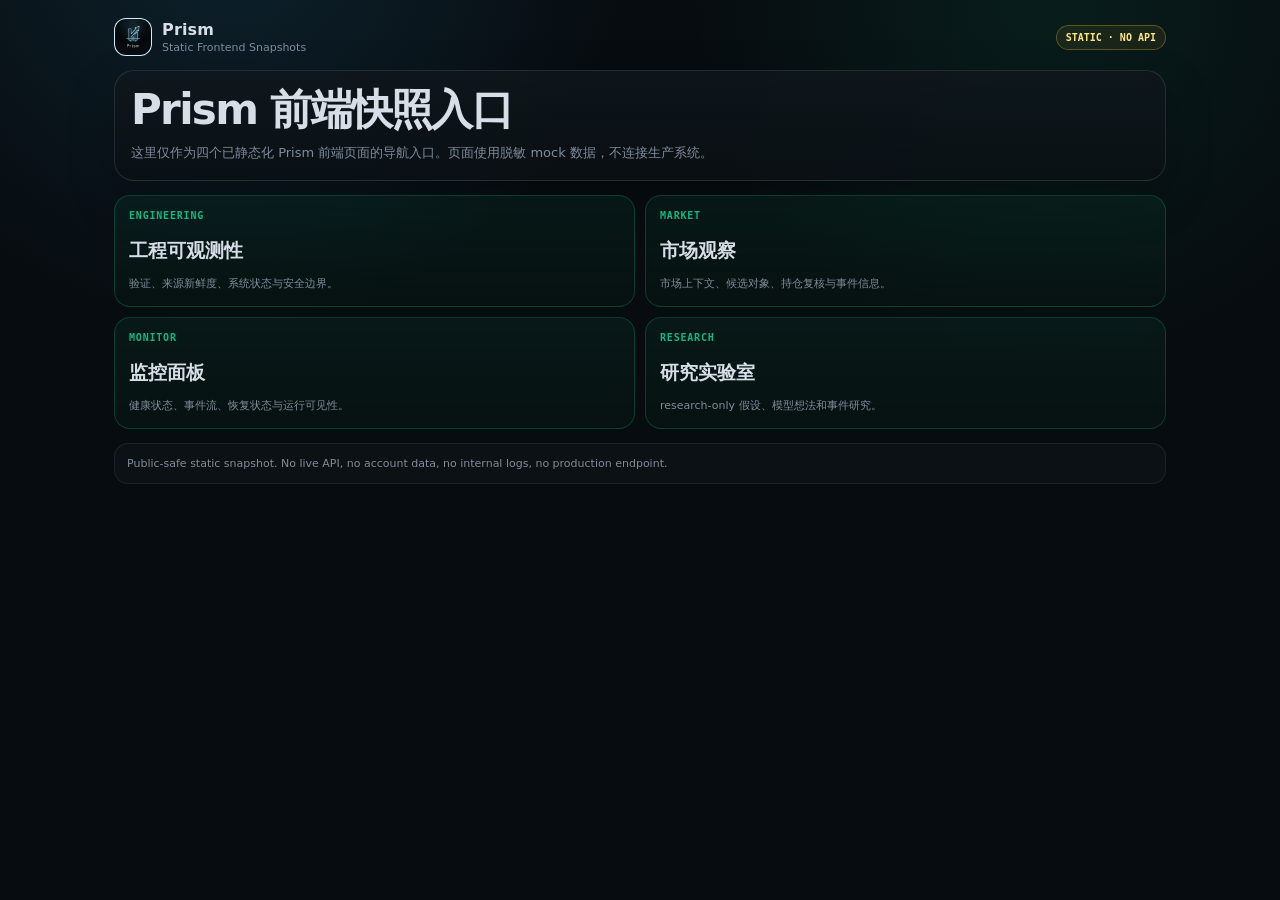
<file: docs/index.html>
<!doctype html><meta charset="utf-8"><meta http-equiv="refresh" content="0; url=site/index.html"><link rel="canonical" href="site/index.html"><title>Prism Static Demo</title><p><a href="site/index.html">Open Prism static demo</a></p>
</file>
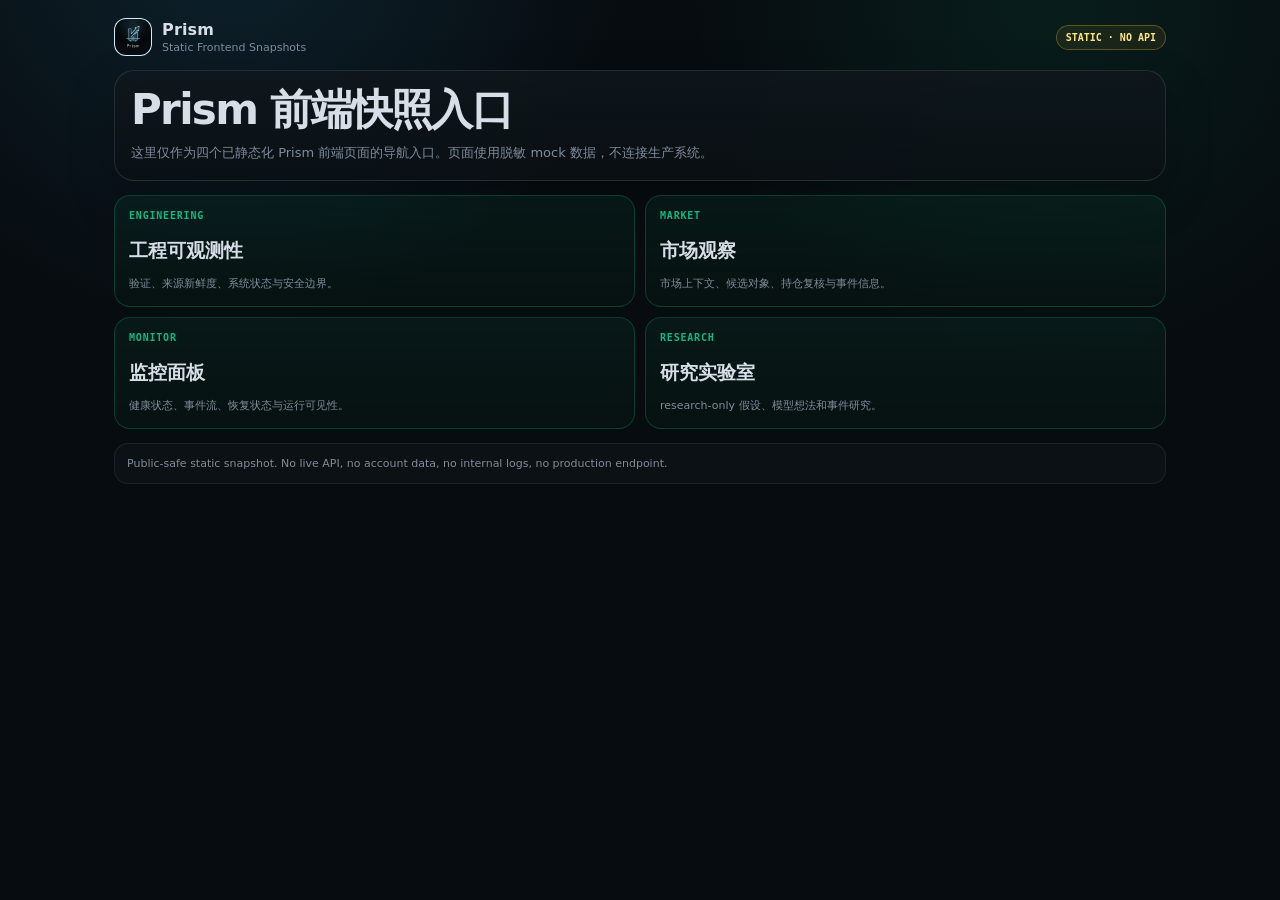
<file: docs/site/index.html>
<!doctype html>
<html lang="zh-CN">
<head>
  <meta charset="utf-8">
  <meta name="viewport" content="width=device-width,initial-scale=1,viewport-fit=cover">
  <title>Prism · Static Frontend Snapshots</title>
  <link rel="stylesheet" href="assets/css/static-snapshot.css">
  <style>
    :root{--bg:#070c10;--panel:#0f171c;--panel2:#111b22;--line:rgba(148,163,184,.18);--line2:rgba(16,185,129,.26);--text:#d7dee8;--muted:#7f8b9b;--green:#10b981;--cyan:#38bdf8;--amber:#fbbf24}*{box-sizing:border-box}body{margin:0;min-height:100vh;background:radial-gradient(circle at 18% -8%,rgba(56,189,248,.12),transparent 28%),radial-gradient(circle at 82% 0,rgba(16,185,129,.10),transparent 26%),var(--bg);color:var(--text);font-family:Inter,-apple-system,BlinkMacSystemFont,"Segoe UI",system-ui,sans-serif}.shell{width:min(1080px,100%);margin:0 auto;padding:18px 14px 34px}.top{display:flex;align-items:center;justify-content:space-between;gap:12px;margin-bottom:14px}.brand{display:flex;align-items:center;gap:10px}.brand img{width:38px;height:38px;border-radius:12px;border:1px solid rgba(56,189,248,.24);background:#fff}.brand-title{font-size:16px;font-weight:760;letter-spacing:.01em}.brand-sub{font-size:11px;color:var(--muted);margin-top:2px}.badge{font:700 10px ui-monospace,SFMono-Regular,Menlo,monospace;color:#fde68a;border:1px solid rgba(251,191,36,.30);background:rgba(251,191,36,.075);border-radius:999px;padding:6px 9px;white-space:nowrap}.hero{border:1px solid var(--line);background:linear-gradient(180deg,rgba(15,23,28,.88),rgba(10,16,20,.84));border-radius:20px;padding:16px;margin-bottom:14px;box-shadow:0 18px 48px rgba(0,0,0,.22)}h1{margin:0;font-size:clamp(23px,7vw,42px);line-height:1.08;letter-spacing:-.04em}.lead{margin:10px 0 0;color:var(--muted);font-size:13px;line-height:1.65;max-width:760px}.grid{display:grid;grid-template-columns:repeat(2,minmax(0,1fr));gap:10px}.tile{display:flex;flex-direction:column;justify-content:space-between;min-height:112px;text-decoration:none;color:var(--text);border:1px solid var(--line2);background:linear-gradient(180deg,rgba(16,185,129,.075),rgba(7,20,18,.72));border-radius:16px;padding:14px}.tile:hover{border-color:rgba(56,189,248,.38);background:linear-gradient(180deg,rgba(56,189,248,.075),rgba(7,20,18,.72))}.tile-k{font:700 10px ui-monospace,SFMono-Regular,Menlo,monospace;color:var(--green);letter-spacing:.08em;text-transform:uppercase}.tile-title{font-size:19px;font-weight:720;line-height:1.2;margin-top:12px}.tile-desc{color:var(--muted);font-size:11px;line-height:1.45;margin-top:8px}.foot{margin-top:14px;color:var(--muted);font-size:11px;line-height:1.55;border:1px solid rgba(148,163,184,.12);border-radius:14px;padding:11px 12px;background:rgba(255,255,255,.025)}@media(max-width:560px){.shell{padding:14px 12px 28px}.top{align-items:flex-start}.badge{font-size:9px;padding:5px 7px}.hero{padding:14px;border-radius:18px}.grid{grid-template-columns:1fr;gap:9px}.tile{min-height:94px;padding:12px}.tile-title{font-size:18px}.lead{font-size:12.5px}}
  </style>
</head>
<body>
  <main class="shell">
    <header class="top">
      <div class="brand">
        <img src="assets/images/prism-logo-light.png" alt="Prism">
        <div>
          <div class="brand-title">Prism</div>
          <div class="brand-sub">Static Frontend Snapshots</div>
        </div>
      </div>
      <div class="badge">STATIC · NO API</div>
    </header>

    <section class="hero">
      <h1>Prism 前端快照入口</h1>
      <p class="lead">这里仅作为四个已静态化 Prism 前端页面的导航入口。页面使用脱敏 mock 数据，不连接生产系统。</p>
    </section>

    <nav class="grid" aria-label="Prism static snapshot navigation">
      <a class="tile" href="engineering.html">
        <div class="tile-k">Engineering</div>
        <div class="tile-title">工程可观测性</div>
        <div class="tile-desc">验证、来源新鲜度、系统状态与安全边界。</div>
      </a>
      <a class="tile" href="market.html">
        <div class="tile-k">Market</div>
        <div class="tile-title">市场观察</div>
        <div class="tile-desc">市场上下文、候选对象、持仓复核与事件信息。</div>
      </a>
      <a class="tile" href="monitor.html">
        <div class="tile-k">Monitor</div>
        <div class="tile-title">监控面板</div>
        <div class="tile-desc">健康状态、事件流、恢复状态与运行可见性。</div>
      </a>
      <a class="tile" href="research.html">
        <div class="tile-k">Research</div>
        <div class="tile-title">研究实验室</div>
        <div class="tile-desc">research-only 假设、模型想法和事件研究。</div>
      </a>
    </nav>

    <div class="foot">Public-safe static snapshot. No live API, no account data, no internal logs, no production endpoint.</div>
  </main>
</body>
</html>
</file>
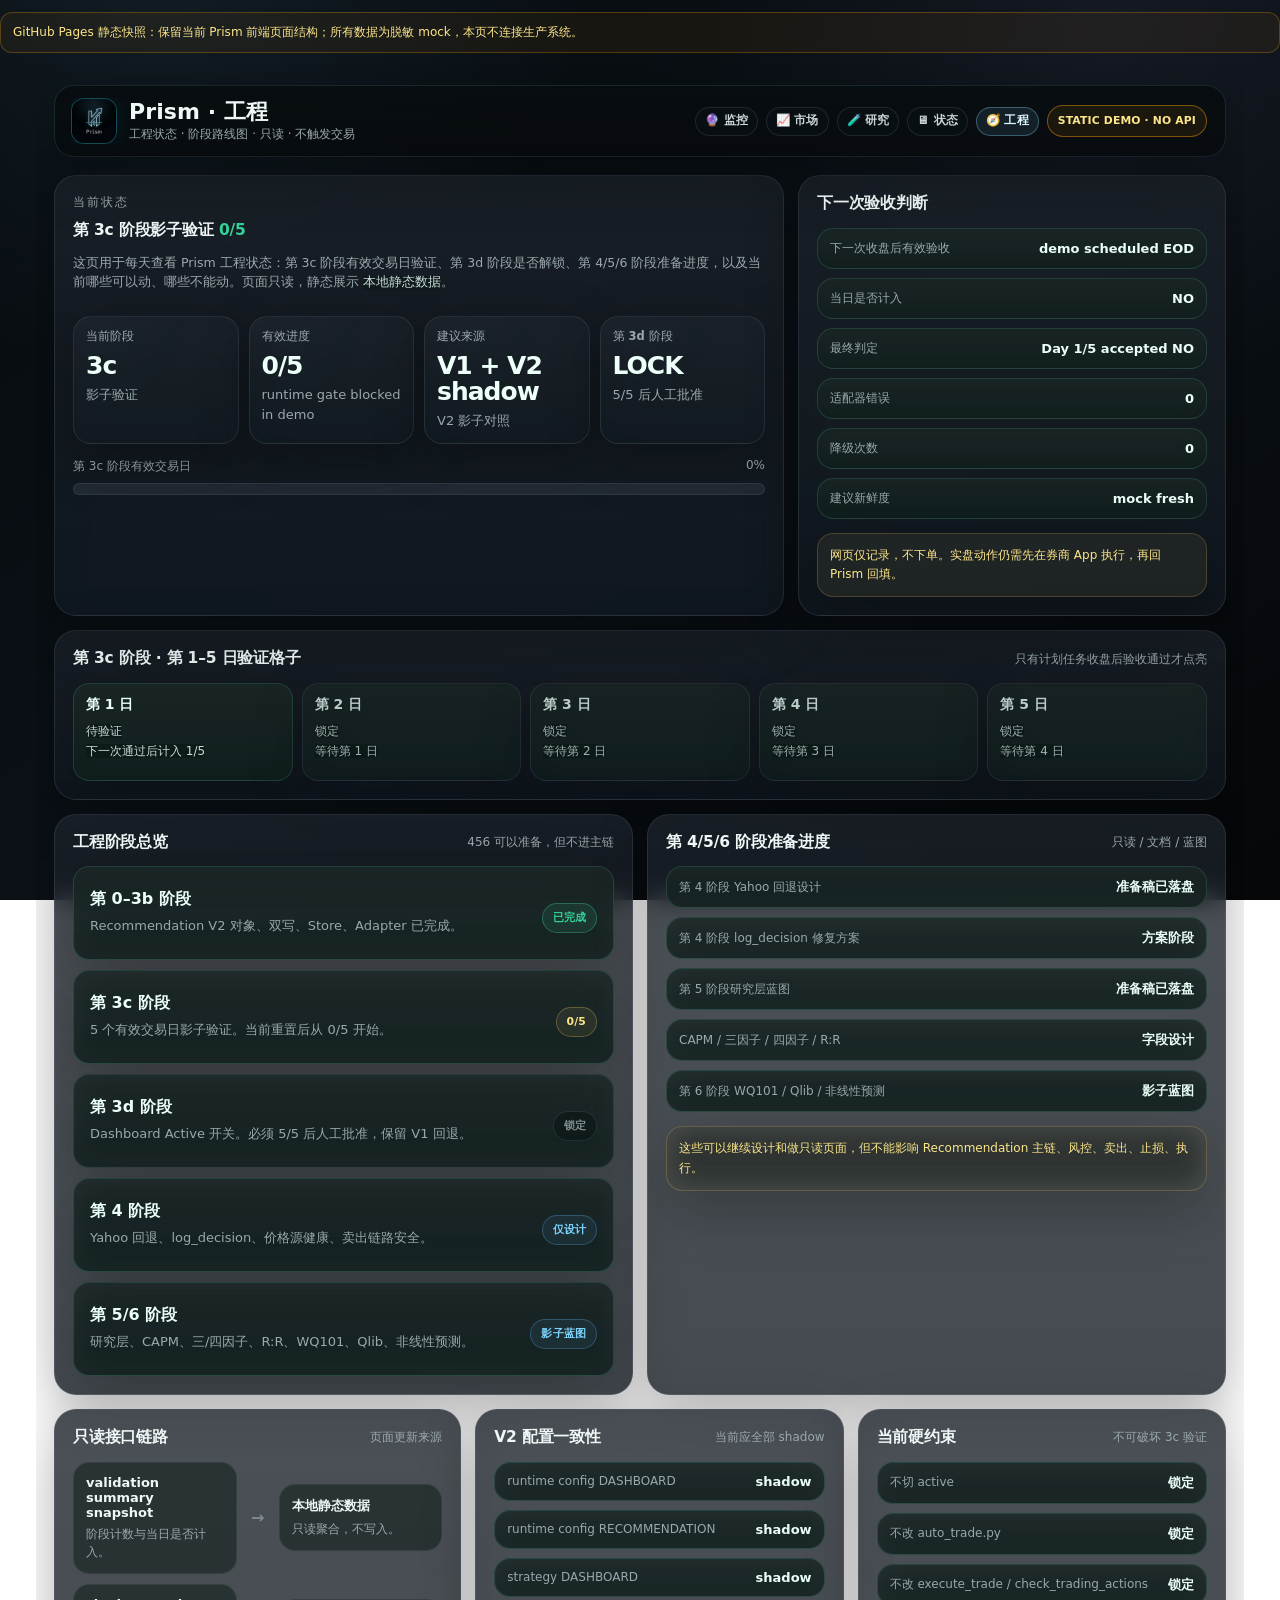
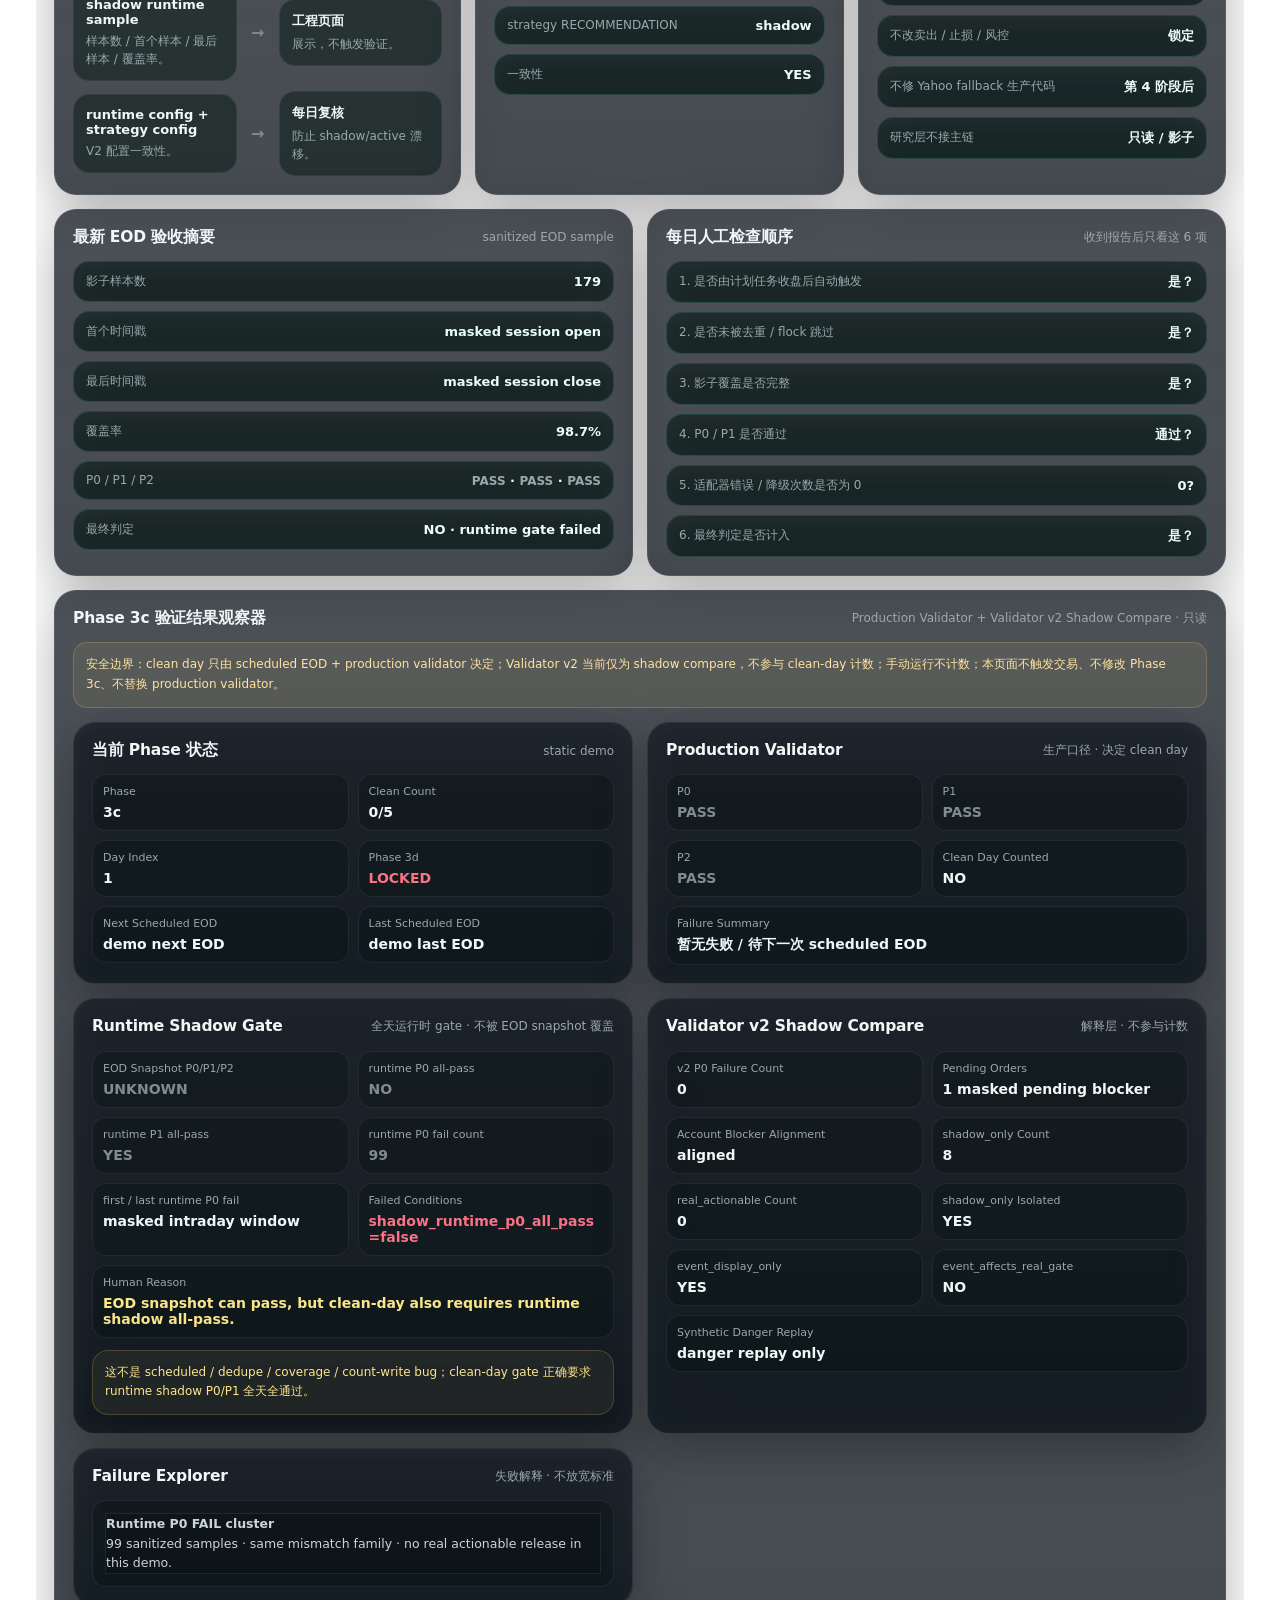
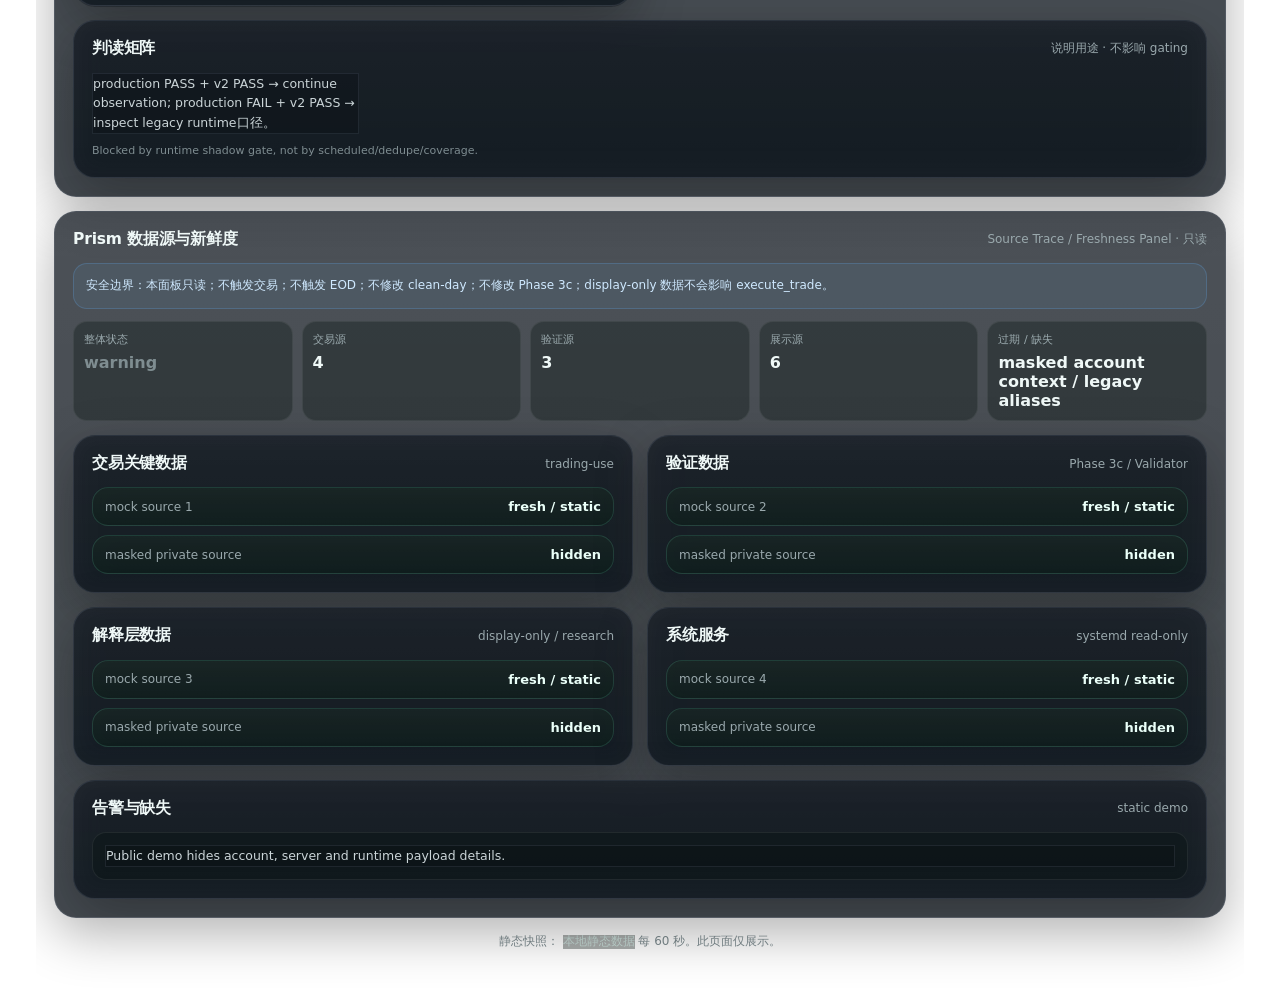
<file: docs/site/engineering.html>
<!doctype html>
<html lang="zh-CN">
<head>
  <meta charset="utf-8" />
  <meta name="viewport" content="width=device-width,initial-scale=1" />
  <title>Prism · 工程</title>
  <style>
    :root{
      --bg:#06110f; --bg2:#0a1815; --card:rgba(13,28,25,.78); --card2:rgba(17,38,34,.62);
      --line:rgba(123,255,209,.15); --line2:rgba(255,255,255,.075);
      --text:#eafff8; --muted:#8fb2aa; --muted2:#6f9188;
      --green:#48f2b4; --blue:#67b7ff; --yellow:#ffd166; --red:#ff6b7a; --purple:#a98cff;
      --radius:22px; --shadow:0 18px 70px rgba(0,0,0,.34);
    }
    *{box-sizing:border-box}
    html,body{margin:0;min-height:100%;font-family:ui-sans-serif,system-ui,-apple-system,BlinkMacSystemFont,"Segoe UI","PingFang SC","Microsoft YaHei",Arial,sans-serif;color:var(--text);
      background:
        radial-gradient(circle at 16% 4%,rgba(42,220,157,.16),transparent 32%),
        radial-gradient(circle at 85% 12%,rgba(81,145,255,.11),transparent 30%),
        radial-gradient(circle at 70% 95%,rgba(61,255,203,.08),transparent 34%),
        linear-gradient(145deg,var(--bg),var(--bg2) 48%,#040807);
      background-attachment:fixed}
    body:before{content:"";position:fixed;inset:0;pointer-events:none;background-image:linear-gradient(rgba(255,255,255,.018) 1px,transparent 1px),linear-gradient(90deg,rgba(255,255,255,.014) 1px,transparent 1px);background-size:34px 34px;mask-image:linear-gradient(to bottom,rgba(0,0,0,.55),transparent 74%)}
    .app{width:min(1260px,calc(100% - 28px));margin:auto;padding:20px 0 58px}
    .top{display:flex;justify-content:space-between;gap:14px;align-items:center;padding:8px 0 18px;position:sticky;top:0;z-index:3;backdrop-filter:blur(18px)}
    .brand{display:flex;align-items:center;gap:12px;min-width:0}
    .logo{width:42px;height:42px;border-radius:15px;background:radial-gradient(circle at 33% 23%,rgba(255,255,255,.75),transparent 19%),linear-gradient(135deg,#34f4ad,#4cb7ff 58%,#a88bff);box-shadow:0 0 42px rgba(52,244,173,.2)}
    h1{font-size:20px;margin:0;letter-spacing:.1px}.brand p{margin:3px 0 0;color:var(--muted);font-size:12px}
    .nav{display:flex;gap:8px;flex-wrap:wrap;justify-content:flex-end}.nav a,.pill{color:var(--text);text-decoration:none;border:1px solid var(--line);background:rgba(13,31,28,.68);padding:8px 10px;border-radius:999px;font-size:12px;white-space:nowrap}.pill.green{color:var(--green)}.pill.yellow{color:var(--yellow)}.pill.red{color:var(--red)}.pill.blue{color:var(--blue)}
    .grid{display:grid;gap:14px}.hero{grid-template-columns:1.45fr .85fr}.two{grid-template-columns:1fr 1fr}.three{grid-template-columns:1.05fr .95fr .95fr}
    .card{border:1px solid var(--line);background:linear-gradient(180deg,rgba(255,255,255,.045),rgba(255,255,255,.012)),var(--card);border-radius:var(--radius);box-shadow:var(--shadow);backdrop-filter:blur(18px);overflow:hidden}.in{padding:18px}.eyebrow{color:var(--green);font-size:12px;letter-spacing:.18em;text-transform:uppercase;margin-bottom:10px}.title{font-size:clamp(30px,4vw,52px);line-height:1.04;margin:0 0 12px;letter-spacing:-1.2px}.title span{color:var(--green)}.copy{color:var(--muted);font-size:14px;line-height:1.72;max-width:760px;margin:0}
    .metrics{display:grid;grid-template-columns:repeat(4,minmax(0,1fr));gap:10px;margin-top:22px}.metric{border:1px solid var(--line2);background:rgba(6,18,16,.44);border-radius:16px;padding:12px;min-height:86px}.label{color:var(--muted2);font-size:12px;margin-bottom:8px}.value{font-size:24px;font-weight:790;letter-spacing:-.4px}.sub{color:var(--muted);font-size:12px;margin-top:6px;line-height:1.45}
    .head{display:flex;align-items:center;justify-content:space-between;gap:12px;margin-bottom:14px}.head h2{font-size:16px;margin:0}.head small{color:var(--muted2);font-size:12px;text-align:right}
    .list{display:grid;gap:9px}.item{display:flex;align-items:center;justify-content:space-between;gap:12px;border:1px solid var(--line2);background:rgba(6,18,16,.34);border-radius:14px;padding:11px 12px}.item span{color:var(--muted);font-size:12px}.item b{font-size:13px;text-align:right}.green{color:var(--green)}.yellow{color:var(--yellow)}.red{color:var(--red)}.blue{color:var(--blue)}
    .barline{margin-top:14px}.barTop{display:flex;justify-content:space-between;color:var(--muted);font-size:12px;margin-bottom:8px}.bar{height:12px;border-radius:999px;background:rgba(255,255,255,.07);border:1px solid rgba(255,255,255,.08);overflow:hidden}.bar>div{height:100%;width:0;background:linear-gradient(90deg,var(--green),var(--blue));box-shadow:0 0 20px rgba(72,242,180,.28);transition:width .5s ease}
    .days{display:grid;grid-template-columns:repeat(5,1fr);gap:9px}.day{border:1px solid var(--line2);background:rgba(7,17,15,.42);border-radius:16px;padding:12px;min-height:98px}.day b{display:block;font-size:14px;margin-bottom:6px}.day span{font-size:12px;color:var(--muted);line-height:1.45}.day.待验证{border-color:rgba(255,209,102,.26);background:rgba(255,209,102,.065)}.day.pass{border-color:rgba(72,242,180,.28);background:rgba(72,242,180,.07)}.day.lock{opacity:.78}
    .phaseMap{display:grid;grid-template-columns:repeat(5,1fr);gap:9px}.phase{border:1px solid var(--line2);background:var(--card2);border-radius:16px;padding:12px;min-height:122px}.phase h3{font-size:14px;margin:0 0 7px}.phase p{font-size:12px;line-height:1.52;color:var(--muted);margin:0}.phase.now{border-color:rgba(255,209,102,.28)}.phase.done{border-color:rgba(72,242,180,.28)}.phase.lock{border-color:rgba(255,107,122,.22)}
    .tag{display:inline-block;margin-top:10px;border:1px solid var(--line2);border-radius:999px;padding:5px 8px;font-size:11px;color:var(--muted)}.tag.pass{color:var(--green);border-color:rgba(72,242,180,.28)}.tag.wait{color:var(--yellow);border-color:rgba(255,209,102,.28)}.tag.lock{color:var(--red);border-color:rgba(255,107,122,.25)}.tag.info{color:var(--blue);border-color:rgba(103,183,255,.25)}
    .flow{display:grid;gap:10px}.flowrow{display:grid;grid-template-columns:1fr 26px 1fr;gap:8px;align-items:center}.box{border:1px solid var(--line2);background:rgba(10,25,22,.52);border-radius:16px;padding:12px}.box strong{display:block;font-size:13px;margin-bottom:5px}.box span{display:block;color:var(--muted);font-size:12px;line-height:1.5}.arrow{text-align:center;color:var(--muted2);font-weight:900}
    .warn{border:1px solid rgba(255,209,102,.22);background:rgba(255,209,102,.07);color:#ffe3a1;padding:12px;border-radius:16px;font-size:12px;line-height:1.62}.danger{border-color:rgba(255,107,122,.22);background:rgba(255,107,122,.065);color:#ffc5cc}.ok{border-color:rgba(72,242,180,.22);background:rgba(72,242,180,.065);color:#bdfde6}
    .mono{font-family:ui-monospace,SFMono-Regular,Menlo,Consolas,monospace}.foot{color:var(--muted2);font-size:12px;line-height:1.6;text-align:center;margin-top:14px}
    @media(max-width:1000px){.hero,.two,.three{grid-template-columns:1fr}.metrics{grid-template-columns:repeat(2,1fr)}.phaseMap{grid-template-columns:1fr 1fr}.days{grid-template-columns:repeat(3,1fr)}.top{position:relative;align-items:flex-start}}
    @media(max-width:560px){.app{width:min(100% - 18px,1260px);padding-top:10px}.top{display:block}.nav{justify-content:flex-start;flex-wrap:nowrap;overflow:auto;margin-top:12px;padding-bottom:4px}.metrics,.phaseMap,.days{grid-template-columns:1fr}.in{padding:14px}.flowrow{grid-template-columns:1fr}.arrow{transform:rotate(90deg)}}
  

:root{
  --bg:#07100f!important;
  --bg2:#0a1815!important;
  --card:rgba(13,28,25,.76)!important;
  --card2:rgba(17,38,35,.62)!important;
  --line:rgba(123,255,209,.14)!important;
  --line2:rgba(255,255,255,.075)!important;
  --text:#eafff8!important;
  --muted:#9db7b0!important;
  --muted2:#7fa39a!important;
  --green:#4af2b5!important;
  --blue:#67b7ff!important;
  --yellow:#ffd166!important;
  --red:#ff6b7a!important;
  --purple:#a98cff!important;
  --radius:20px!important;
  --shadow:0 18px 60px rgba(0,0,0,.26)!important;
}
*,*::before,*::after{box-sizing:border-box}
html,body{
  max-width:100%;
  overflow-x:hidden;
  color:var(--text)!important;
  background:
    radial-gradient(circle at 12% -8%,rgba(34,211,238,.12),transparent 30%),
    radial-gradient(circle at 86% 0,rgba(16,185,129,.12),transparent 28%),
    linear-gradient(145deg,#07100f,#0a1815 48%,#040807)!important;
  background-attachment:fixed!important;
}
body:before{
  opacity:.55!important;
  filter:saturate(.9)!important;
}
.app{max-width:1440px!important;padding:20px 18px 30px!important}
.top{
  background:linear-gradient(180deg,rgba(4,18,17,.88),rgba(4,11,13,.74))!important;
  border:1px solid rgba(123,255,209,.12)!important;
  border-radius:20px!important;
  box-shadow:0 18px 60px rgba(0,0,0,.26)!important;
  backdrop-filter:blur(16px);
}
.brand{min-width:0}
.logo.prism-logo{
  width:46px!important;
  height:46px!important;
  padding:0!important;
  border-radius:13px!important;
  border:1px solid rgba(34,211,238,.32)!important;
  background:rgba(6,18,16,.50)!important;
  overflow:hidden!important;
  box-shadow:inset 0 0 0 1px rgba(255,255,255,.035), 0 0 24px rgba(34,211,238,.09)!important;
}
.logo.prism-logo:before,
.logo.prism-logo:after{display:none!important}
.logo.prism-logo img{
  width:100%;
  height:100%;
  display:block;
  object-fit:cover;
  object-position:center;
  filter:saturate(.9) contrast(1.04) brightness(.92);
}
h1{
  color:#f0fffb!important;
  font-size:22px!important;
  letter-spacing:-.45px!important;
}
.brand p,
.copy,
small,
.label,
.sub,
.eyebrow,
.mono,
.phase p,
.warn,
.item span{
  color:var(--muted)!important;
}
.nav a{
  background:rgba(6,18,16,.42)!important;
  border-color:rgba(123,255,209,.14)!important;
  color:#bfe8df!important;
  box-shadow:none!important;
}
.nav a:hover{
  border-color:rgba(74,242,181,.32)!important;
  background:rgba(16,185,129,.08)!important;
  color:#eafff8!important;
}
.card,
.metric,
.phase,
.day,
.item,
.warn,
.timeline,
.block,
.guard,
.apiCard{
  background:
    linear-gradient(180deg,rgba(255,255,255,.045),rgba(255,255,255,.012)),
    rgba(13,28,25,.72)!important;
  border-color:rgba(123,255,209,.14)!important;
  box-shadow:0 18px 60px rgba(0,0,0,.26)!important;
  backdrop-filter:blur(16px);
}
.card:before,
.metric:before,
.phase:before,
.day:before{
  opacity:.18!important;
  filter:saturate(.9)!important;
}
.card .in{min-width:0!important}
.head h2,
.title,
.value,
.phase h3,
.day b,
.item b{
  color:#eafff8!important;
}
.value{
  letter-spacing:-.55px;
}
.metric{
  position:relative;
  overflow:hidden;
  min-height:98px!important;
  border-radius:16px!important;
  background:rgba(4,12,11,.42)!important;
  border:1px solid rgba(123,255,209,.12)!important;
}
.metric:before{
  content:"";
  position:absolute;
  inset:0;
  background:radial-gradient(circle at 15% 0%,rgba(74,242,181,.16),transparent 58%)!important;
  pointer-events:none;
}
.metric .label,
.metric .sub{
  position:relative;
  z-index:1;
}
.metric .value{
  position:relative;
  z-index:1;
  color:#ecfff8!important;
}
.green,.pass,.done,.tag.pass{
  color:var(--green)!important;
}
.blue,.info,.tag.info{
  color:var(--blue)!important;
}
.yellow,.wait,.tag.wait{
  color:var(--yellow)!important;
}
.red,.fail,.danger{
  color:var(--red)!important;
}
.purple{
  color:var(--purple)!important;
}
.tag,
.pill,
.badge,
.phase span,
.day span{
  border-color:rgba(123,255,209,.14)!important;
  background:rgba(6,18,16,.42)!important;
  color:#c8ddd8!important;
  box-shadow:none!important;
  border-radius:999px!important;
}
.tag.pass{
  color:var(--green)!important;
  border-color:rgba(74,242,181,.28)!important;
  background:rgba(74,242,181,.09)!important;
}
.tag.info{
  color:var(--blue)!important;
  border-color:rgba(103,183,255,.28)!important;
  background:rgba(103,183,255,.08)!important;
}
.tag.wait{
  color:var(--yellow)!important;
  border-color:rgba(255,209,102,.28)!important;
  background:rgba(255,209,102,.08)!important;
}
.tag.lock,
.lock{
  color:var(--muted2)!important;
  border-color:rgba(148,163,184,.16)!important;
}
.warn{
  border-color:rgba(255,209,102,.20)!important;
  background:rgba(255,209,102,.06)!important;
  color:#f8dfae!important;
}
.bar{
  background:rgba(148,163,184,.12)!important;
}
#progressBar,
.bar div,
.bar > span{
  background:linear-gradient(90deg,var(--green),#67b7ff)!important;
  box-shadow:0 0 18px rgba(74,242,181,.18)!important;
}
.metrics,
.grid,
.two,
.hero,
.days,
.phaseMap,
.list{
  min-width:0!important;
}
.item{
  box-shadow:none!important;
}
pre,code,.mono{
  background:rgba(6,18,16,.34)!important;
  border-color:rgba(123,255,209,.10)!important;
  color:#c8ddd8!important;
}
table,.table-wrap{
  background:rgba(6,18,16,.26)!important;
  border-color:rgba(123,255,209,.10)!important;
}
th{
  background:rgba(15,23,42,.96)!important;
  color:var(--muted)!important;
}
td{
  color:#dbece8!important;
  border-color:rgba(123,255,209,.08)!important;
}
tr:hover td{
  background:rgba(16,185,129,.035)!important;
}
hr,.sep{border-color:rgba(123,255,209,.12)!important}
::-webkit-scrollbar{width:6px;height:6px}
::-webkit-scrollbar-thumb{background:rgba(74,242,181,.34)!important;border-radius:999px}
::-webkit-scrollbar-track{background:rgba(255,255,255,.03)!important}
*{scrollbar-color:rgba(74,242,181,.34) rgba(255,255,255,.03)!important}
.card{border-radius:20px!important}
.metric,.phase,.day,.item{border-radius:16px!important}
@media(max-width:760px){
  .app{padding:14px 10px 24px!important}
  .top{border-radius:16px!important}
  .logo.prism-logo{width:42px!important;height:42px!important}
  h1{font-size:20px!important}
}



.top{
  display:grid!important;
  grid-template-columns:minmax(260px,1fr) auto!important;
  grid-template-areas:
    "brand page"
    "section section"!important;
  gap:12px 18px!important;
  align-items:center!important;
}
.top .brand{grid-area:brand!important}
.page-nav{
  grid-area:page!important;
  display:flex!important;
  align-items:center!important;
  justify-content:flex-end!important;
  gap:8px!important;
  flex-wrap:wrap!important;
}
.section-nav{
  grid-area:section!important;
  display:flex!important;
  align-items:center!important;
  justify-content:flex-start!important;
  gap:8px!important;
  flex-wrap:wrap!important;
  padding-top:10px!important;
  border-top:1px solid rgba(123,255,209,.10)!important;
}
.page-nav a,
.section-nav a{
  display:inline-flex!important;
  align-items:center!important;
  justify-content:center!important;
  min-height:32px!important;
  border-radius:999px!important;
  padding:7px 10px!important;
  font-size:12px!important;
  line-height:1!important;
  white-space:nowrap!important;
  text-decoration:none!important;
  background:rgba(6,18,16,.42)!important;
  border:1px solid rgba(123,255,209,.14)!important;
  color:#bfe8df!important;
  box-shadow:none!important;
}
.page-nav a:hover,
.section-nav a:hover{
  border-color:rgba(74,242,181,.32)!important;
  background:rgba(16,185,129,.08)!important;
  color:#eafff8!important;
}
.page-nav a.active{
  border-color:rgba(103,183,255,.36)!important;
  background:rgba(103,183,255,.10)!important;
  color:#dbeafe!important;
}
.section-nav a{
  color:#93b5ad!important;
  background:rgba(4,12,11,.36)!important;
}
@media(max-width:980px){
  .top{
    grid-template-columns:1fr!important;
    grid-template-areas:
      "brand"
      "page"
      "section"!important;
  }
  .page-nav,.section-nav{
    justify-content:flex-start!important;
  }
}



.top{
  padding:12px 14px!important;
  display:grid!important;
  grid-template-columns:minmax(280px,1fr) auto!important;
  grid-template-areas:
    "brand page"
    "section section"!important;
  row-gap:8px!important;
  column-gap:16px!important;
  align-items:center!important;
  min-height:0!important;
}
.top .brand{
  grid-area:brand!important;
  display:flex!important;
  align-items:center!important;
  gap:12px!important;
  min-width:0!important;
}
.top .brand h1{
  line-height:1.05!important;
  margin:0!important;
  font-size:22px!important;
}
.top .brand p{
  margin:4px 0 0!important;
  line-height:1.25!important;
  font-size:12px!important;
}
.logo.prism-logo{
  flex:0 0 auto!important;
}
.page-nav{
  grid-area:page!important;
  display:flex!important;
  align-items:center!important;
  justify-content:flex-end!important;
  gap:8px!important;
  flex-wrap:nowrap!important;
  min-width:0!important;
}
.section-nav{
  grid-area:section!important;
  display:flex!important;
  align-items:center!important;
  justify-content:flex-start!important;
  gap:8px!important;
  flex-wrap:wrap!important;
  padding:8px 0 2px!important;
  margin:0!important;
  border-top:1px solid rgba(123,255,209,.10)!important;
}
.page-nav a,
.section-nav a{
  min-height:30px!important;
  padding:7px 10px!important;
  border-radius:999px!important;
  line-height:1!important;
  white-space:nowrap!important;
  font-size:12px!important;
  text-decoration:none!important;
}
.page-nav a{
  min-width:auto!important;
  color:#d6e8e3!important;
  background:rgba(6,18,16,.38)!important;
  border-color:rgba(123,255,209,.16)!important;
}
.page-nav a.active{
  color:#dbeafe!important;
  background:rgba(103,183,255,.11)!important;
  border-color:rgba(103,183,255,.36)!important;
}
.section-nav a{
  color:#95b7ae!important;
  background:rgba(4,12,11,.28)!important;
  border-color:rgba(123,255,209,.12)!important;
}
.page-nav a:hover,
.section-nav a:hover{
  transform:none!important;
  color:#eafff8!important;
  border-color:rgba(74,242,181,.32)!important;
  background:rgba(16,185,129,.08)!important;
}
@media(max-width:1060px){
  .top{
    grid-template-columns:1fr!important;
    grid-template-areas:
      "brand"
      "page"
      "section"!important;
    padding:12px!important;
  }
  .page-nav,.section-nav{
    justify-content:flex-start!important;
    overflow-x:auto!important;
    flex-wrap:nowrap!important;
    padding-bottom:4px!important;
  }
  .page-nav::-webkit-scrollbar,
  .section-nav::-webkit-scrollbar{
    height:4px!important;
  }
}
@media(max-width:640px){
  .top .brand{
    align-items:flex-start!important;
  }
  .top .brand h1{
    font-size:20px!important;
  }
  .top .brand p{
    font-size:11px!important;
  }
  .page-nav a,.section-nav a{
    font-size:11px!important;
    padding:7px 9px!important;
  }
}



.app{
  overflow-x:hidden!important;
}
.top{
  position:relative!important;
  overflow:hidden!important;
  margin-bottom:18px!important;
  padding:12px 16px 14px!important;
  min-height:auto!important;
  max-width:100%!important;
}
.top:after{
  content:"";
  display:block;
  clear:both;
}
.top .brand{
  overflow:hidden!important;
}
.top .brand > div:last-child{
  min-width:0!important;
  overflow:hidden!important;
}
.top .brand h1,
.top .brand p{
  overflow:hidden!important;
  text-overflow:ellipsis!important;
  white-space:nowrap!important;
}
.page-nav,
.section-nav{
  max-width:100%!important;
  min-width:0!important;
  overflow-x:auto!important;
  overflow-y:hidden!important;
  -webkit-overflow-scrolling:touch;
  scrollbar-width:none!important;
}
.page-nav::-webkit-scrollbar,
.section-nav::-webkit-scrollbar{
  display:none!important;
}
.page-nav{
  padding-right:2px!important;
}
.section-nav{
  padding:9px 0 5px!important;
  margin-bottom:0!important;
}
.page-nav a,
.section-nav a{
  flex:0 0 auto!important;
  box-sizing:border-box!important;
}
.page-nav a{
  min-height:29px!important;
  padding:6px 9px!important;
  font-size:11.5px!important;
}
.section-nav a{
  min-height:30px!important;
  padding:7px 10px!important;
  font-size:12px!important;
}
.hero,
.grid.hero,
#today{
  margin-top:0!important;
  clear:both!important;
  position:relative!important;
  z-index:1!important;
}
.top + .hero,
.top + .grid.hero,
.top + #today{
  margin-top:18px!important;
}
@media(max-width:1180px){
  .top{
    grid-template-columns:1fr!important;
    grid-template-areas:
      "brand"
      "page"
      "section"!important;
    row-gap:8px!important;
  }
  .page-nav,
  .section-nav{
    justify-content:flex-start!important;
  }
}
@media(max-width:720px){
  .top{
    padding:11px 12px 13px!important;
    margin-bottom:14px!important;
  }
  .top .brand h1{
    white-space:normal!important;
  }
  .top .brand p{
    white-space:normal!important;
  }
}



.logo.prism-logo.logo-fallback{
  display:grid!important;
  place-items:center!important;
}
.logo.prism-logo.logo-fallback:after{
  content:"Prism";
  display:grid!important;
  place-items:center!important;
  width:100%;
  height:100%;
  color:#bff8ee;
  font-size:9px;
  font-weight:800;
  letter-spacing:.2px;
  background:rgba(6,18,16,.65);
}
.page-nav a{
  font-family:ui-sans-serif,system-ui,-apple-system,BlinkMacSystemFont,"Segoe UI","PingFang SC","Microsoft YaHei",Arial,sans-serif!important;
}
.page-nav a.active{
  color:#dbeafe!important;
}
@media(max-width:640px){
  .page-nav a{
    font-size:11px!important;
  }
}



.phaseMap.phase-timeline-readable{
  display:grid!important;
  grid-template-columns:1fr!important;
  gap:10px!important;
}
.phaseMap.phase-timeline-readable .phase-row{
  display:grid!important;
  grid-template-columns:minmax(0,1fr) auto!important;
  align-items:center!important;
  gap:14px!important;
  min-height:94px!important;
  padding:16px 16px!important;
  border-radius:16px!important;
}
.phaseMap.phase-timeline-readable .phase-main{
  min-width:0!important;
}
.phaseMap.phase-timeline-readable .phase-main h3{
  margin:0 0 6px!important;
  font-size:16px!important;
  line-height:1.25!important;
  white-space:normal!important;
}
.phaseMap.phase-timeline-readable .phase-main p{
  margin:0!important;
  font-size:13px!important;
  line-height:1.65!important;
  color:var(--muted)!important;
  white-space:normal!important;
  overflow-wrap:break-word!important;
  word-break:normal!important;
  max-width:720px!important;
}
.phaseMap.phase-timeline-readable .tag{
  justify-self:end!important;
  align-self:center!important;
  max-width:160px!important;
  white-space:normal!important;
  text-align:center!important;
  line-height:1.25!important;
  padding:7px 10px!important;
}
@media(max-width:760px){
  .phaseMap.phase-timeline-readable .phase-row{
    grid-template-columns:1fr!important;
    gap:10px!important;
    align-items:start!important;
  }
  .phaseMap.phase-timeline-readable .tag{
    justify-self:start!important;
  }
}



.item span,
.item b,
.metric .label,
.metric .sub,
.day span,
.phase-main p,
.foot{
  word-break:normal!important;
  overflow-wrap:anywhere!important;
}
.tag{
  min-width:max-content;
}
@media(max-width:760px){
  .tag{min-width:0}
}



.section-nav{display:none!important}
.top{
  grid-template-columns:minmax(260px,1fr) auto!important;
  grid-template-areas:"brand page"!important;
  row-gap:0!important;
  padding-bottom:12px!important;
}
.page-nav{
  grid-area:page!important;
}
.visually-hidden{
  position:absolute!important;
  width:1px!important;
  height:1px!important;
  padding:0!important;
  margin:-1px!important;
  overflow:hidden!important;
  clip:rect(0,0,0,0)!important;
  white-space:nowrap!important;
  border:0!important;
}
@media(max-width:1180px){
  .top{
    grid-template-columns:1fr!important;
    grid-template-areas:
      "brand"
      "page"!important;
    row-gap:8px!important;
  }
}



:root{
  --prism-scroll-track:rgba(6,18,16,.42);
  --prism-scroll-thumb:rgba(74,242,181,.48);
  --prism-scroll-thumb-hover:rgba(103,183,255,.58);
}
*{
  scrollbar-width:thin!important;
  scrollbar-color:var(--prism-scroll-thumb) var(--prism-scroll-track)!important;
}
::-webkit-scrollbar{
  width:8px!important;
  height:8px!important;
}
::-webkit-scrollbar-track{
  background:var(--prism-scroll-track)!important;
  border-radius:999px!important;
}
::-webkit-scrollbar-thumb{
  background:linear-gradient(180deg,rgba(74,242,181,.62),rgba(16,185,129,.42))!important;
  border:2px solid rgba(6,18,16,.78)!important;
  border-radius:999px!important;
}
::-webkit-scrollbar-thumb:hover{
  background:linear-gradient(180deg,rgba(103,183,255,.70),rgba(74,242,181,.55))!important;
}



:root{
  
  --prism-bg:#070b0f;
  --prism-bg-2:#0b1117;
  --prism-bg-3:#050709;

  
  --prism-surface:rgba(15,23,30,.78);
  --prism-surface-2:rgba(18,27,35,.64);
  --prism-surface-3:rgba(10,15,20,.72);

  
  --prism-border:rgba(148,163,184,.15);
  --prism-border-strong:rgba(148,163,184,.22);
  --prism-border-soft:rgba(255,255,255,.07);

  
  --prism-text:#eff8f7;
  --prism-text-soft:#cbd5d8;
  --prism-muted:#9aa9ad;
  --prism-muted-2:#7f8d91;

  
  --prism-blue:#7dd3fc;
  --prism-blue-2:#67b7ff;
  --prism-blue-bg:rgba(125,211,252,.10);
  --prism-blue-border:rgba(125,211,252,.34);

  
  --prism-success:#34d399;
  --prism-success-2:#86efac;
  --prism-success-bg:rgba(22,163,74,.07);
  --prism-success-border:rgba(134,239,172,.22);

  --prism-danger:#fb7185;
  --prism-danger-2:#fda4af;
  --prism-danger-bg:rgba(251,113,133,.07);
  --prism-danger-border:rgba(251,113,133,.24);

  --prism-warn:#facc15;
  --prism-warn-2:#fde68a;
  --prism-warn-bg:rgba(250,204,21,.06);
  --prism-warn-border:rgba(250,204,21,.22);

  --prism-purple:#c4b5fd;

  
  --prism-shadow:0 16px 52px rgba(0,0,0,.30);
  --prism-shadow-soft:0 12px 36px rgba(0,0,0,.22);
  --prism-radius:18px;
  --prism-radius-sm:12px;

  
  --prism-scroll-track:rgba(8,13,16,.72);
  --prism-scroll-thumb:rgba(148,163,184,.38);
  --prism-scroll-thumb-hover:rgba(125,211,252,.54);
}


html,
body{
  background:var(--prism-bg);
  color:var(--prism-text);
}

body{
  background:
    radial-gradient(circle at 12% -8%,rgba(125,211,252,.09),transparent 30%),
    radial-gradient(circle at 86% 0,rgba(196,181,253,.055),transparent 28%),
    linear-gradient(145deg,var(--prism-bg),var(--prism-bg-2) 52%,var(--prism-bg-3));
}


.top,
.top-bar,
.prism-top,
.prism-header{
  background:linear-gradient(180deg,rgba(8,13,16,.94),rgba(7,10,13,.82))!important;
  border-bottom:1px solid rgba(148,163,184,.13)!important;
  box-shadow:0 18px 60px rgba(0,0,0,.24)!important;
  backdrop-filter:blur(16px) saturate(1.12)!important;
  -webkit-backdrop-filter:blur(16px) saturate(1.12)!important;
}


.card,
.metric,
.panel,
.glass,
.stat,
.tile{
  background:
    linear-gradient(180deg,rgba(255,255,255,.043),rgba(255,255,255,.012)),
    var(--prism-surface)!important;
  border:1px solid var(--prism-border)!important;
  border-radius:var(--prism-radius)!important;
  box-shadow:var(--prism-shadow)!important;
  backdrop-filter:blur(14px)!important;
  -webkit-backdrop-filter:blur(14px)!important;
}

.card h2,
.panel h2,
.section-title,
.prism-title{
  color:var(--prism-text)!important;
}


.pill,
.nav a,
.prism-nav a,
.prism-nav .pill{
  background:rgba(12,18,22,.58)!important;
  border:1px solid rgba(148,163,184,.16)!important;
  color:var(--prism-text-soft)!important;
}

.pill.active,
.nav a.active,
.prism-nav a.active,
.prism-nav .pill.active{
  border-color:var(--prism-blue-border)!important;
  background:var(--prism-blue-bg)!important;
  color:#dff7ff!important;
}


.pill.ok,
.tag.good,
.good,
.up{
  color:var(--prism-success-2)!important;
}

.pill.warn,
.tag.warn,
.warn,
.warn-t{
  color:var(--prism-warn-2)!important;
}

.pill.danger,
.tag.bad,
.bad,
.down{
  color:var(--prism-danger-2)!important;
}

.tag.good,
.pill.ok{
  background:var(--prism-success-bg)!important;
  border-color:var(--prism-success-border)!important;
}

.tag.warn,
.pill.warn{
  background:var(--prism-warn-bg)!important;
  border-color:var(--prism-warn-border)!important;
}

.tag.bad,
.pill.danger{
  background:var(--prism-danger-bg)!important;
  border-color:var(--prism-danger-border)!important;
}


.table-wrap{
  background:rgba(10,15,20,.38)!important;
  border:1px solid rgba(148,163,184,.12)!important;
}

table thead th,
th{
  background:linear-gradient(180deg,rgba(125,211,252,.075),rgba(10,15,20,.70))!important;
  color:#cbd5d8!important;
  border-bottom:1px solid rgba(148,163,184,.18)!important;
}

td{
  background:rgba(10,15,20,.14)!important;
  border-bottom:1px solid rgba(148,163,184,.08)!important;
}

tbody tr:hover td{
  background:rgba(125,211,252,.045)!important;
}


.news-item,
.list-item,
.reason,
.detail-box,
.node,
.field,
.candidate{
  background:rgba(10,15,20,.38)!important;
  border:1px solid rgba(148,163,184,.13)!important;
}

.node.active,
.news-item:hover,
.list-item:hover{
  background:rgba(125,211,252,.08)!important;
  border-color:rgba(125,211,252,.30)!important;
}


.metric:before,
.stat:before,
.tile:before{
  background:radial-gradient(circle at 15% 0%,rgba(125,211,252,.10),transparent 58%)!important;
}


*{
  scrollbar-width:thin!important;
  scrollbar-color:var(--prism-scroll-thumb) var(--prism-scroll-track)!important;
}

::-webkit-scrollbar{
  width:8px!important;
  height:8px!important;
}

::-webkit-scrollbar-track{
  background:var(--prism-scroll-track)!important;
  border-radius:999px!important;
}

::-webkit-scrollbar-thumb{
  background:linear-gradient(180deg,rgba(148,163,184,.48),rgba(71,85,105,.42))!important;
  border:2px solid rgba(8,13,16,.78)!important;
  border-radius:999px!important;
}

::-webkit-scrollbar-thumb:hover{
  background:linear-gradient(180deg,rgba(125,211,252,.58),rgba(148,163,184,.50))!important;
}


.prism-neutralized-border{
  border-color:var(--prism-border)!important;
}




:root{
  --green:#34d399!important;
  --blue:#7dd3fc!important;
  --yellow:#fde68a!important;
  --red:#fb7185!important;
  --purple:#c4b5fd!important;
  --bg:#070b0f!important;
  --bg2:#0b1117!important;
  --card:rgba(15,23,30,.78)!important;
  --card2:rgba(18,27,35,.64)!important;
  --line:rgba(148,163,184,.15)!important;
  --line2:rgba(255,255,255,.07)!important;
  --text:#eff8f7!important;
  --muted:#9aa9ad!important;
  --muted2:#7f8d91!important;
  --shadow:0 16px 52px rgba(0,0,0,.30)!important;
  --radius:22px!important;
}

body{
  background:
    radial-gradient(circle at 12% -8%,rgba(125,211,252,.09),transparent 30%),
    radial-gradient(circle at 86% 0,rgba(196,181,253,.055),transparent 28%),
    linear-gradient(145deg,#070b0f,#0b1117 52%,#050709)!important;
  background-attachment:fixed!important;
  color:#eff8f7!important;
}

.app{width:min(1360px,calc(100vw - 280px))!important}

.top{backdrop-filter:blur(16px)!important}
.brand-logo{border:1px solid rgba(125,211,252,.32)!important}
h1{color:#eff8f7!important;letter-spacing:.1px!important}
.brand p{color:#9aa9ad!important}


.nav a,.pill{
  border:1px solid rgba(148,163,184,.16)!important;
  background:rgba(12,18,22,.58)!important;
  color:#cbd5d8!important;
}
.pill.active,.nav a.active{
  border-color:rgba(125,211,252,.34)!important;
  background:rgba(125,211,252,.10)!important;
  color:#dff7ff!important;
}


.card{background:linear-gradient(180deg,rgba(255,255,255,.043),rgba(255,255,255,.012)),rgba(15,23,30,.78)!important;border:1px solid rgba(148,163,184,.15)!important;border-radius:var(--radius,22px)!important;box-shadow:0 16px 52px rgba(0,0,0,.30)!important}
.card h2{color:#eff8f7!important}


.prism-phase-strip{background:linear-gradient(180deg,rgba(125,211,252,.04),rgba(255,255,255,.012)),rgba(15,23,30,.78)!important;border:1px solid rgba(148,163,184,.15)!important}


.phase-block{border:1px solid rgba(148,163,184,.12)!important;background:rgba(10,15,20,.30)!important;border-radius:16px!important}


.tag{background:rgba(12,18,22,.58)!important;border:1px solid rgba(148,163,184,.16)!important;color:#cbd5d8!important}
.tag.good{color:#86efac!important;border-color:rgba(134,239,172,.22)!important;background:rgba(22,163,74,.07)!important}
.tag.warn{color:#fde68a!important;border-color:rgba(250,204,21,.22)!important;background:rgba(250,204,21,.06)!important}
.tag.bad{color:#fda4af!important;border-color:rgba(251,113,133,.24)!important;background:rgba(251,113,133,.07)!important}


.up,.good{color:#86efac!important}
.down,.bad{color:#fda4af!important}
.warn,.warn-t{color:#fde68a!important}
.muted{color:#9aa9ad!important}


@media(max-width:1440px){.app{width:calc(100vw - 120px)!important}}
@media(max-width:1280px){.app{width:calc(100vw - 72px)!important}}
@media(max-width:760px){.app{width:calc(100vw - 28px)!important}}




h1{
  font-size:28px;
  font-weight:820;
  line-height:1.05;
  letter-spacing:-0.035em;
  color:var(--prism-text, var(--text, #e5edf5));
}
.sub{
  font-size:13px;
  font-weight:500;
  line-height:1.55;
  color:var(--prism-muted, var(--muted, #93a4b8));
}
.card h2{
  font-size:15.5px;
  font-weight:780;
  line-height:1.25;
  letter-spacing:-0.012em;
  color:var(--prism-text, var(--text, #e5edf5));
}
.card-kicker,.action-kicker,.phase-kicker,.section-kicker{
  font-size:10.5px;
  font-weight:720;
  line-height:1.2;
  letter-spacing:.08em;
  color:var(--prism-muted-2, var(--muted2, #71849b));
  opacity:.92;
}
.metric .value,.field .value,.stat-value,.big-value,.kpi-value{
  font-size:25px;
  font-weight:830;
  line-height:1.05;
  letter-spacing:-0.04em;
  color:var(--prism-text, var(--text, #e5edf5));
  font-variant-numeric:tabular-nums;
}
.mini-value,.secondary-value,.metric .sub-value{
  font-size:16px;
  font-weight:720;
  line-height:1.2;
  color:var(--prism-text-soft, var(--textSoft, #c7d2df));
  font-variant-numeric:tabular-nums;
}
.metric .label,.field .label,.stat-label{
  font-size:11.5px;
  font-weight:560;
  line-height:1.35;
  color:var(--prism-muted, var(--muted, #93a4b8));
}
.reason,.detail-box,.card p,.summary{
  font-size:12.5px;
  font-weight:480;
  line-height:1.58;
  color:var(--prism-text-soft, var(--textSoft, #c7d2df));
}
.news-summary,.description{
  font-size:12.5px;
  font-weight:470;
  line-height:1.58;
  color:var(--prism-text-soft, var(--textSoft, #c7d2df));
}
.muted,.small,.news-meta,.time{
  font-size:11px;
  font-weight:460;
  line-height:1.45;
  color:var(--prism-muted, var(--muted, #93a4b8));
}
.source,.footer-note{
  font-size:11px;
  font-weight:460;
  line-height:1.45;
  color:var(--prism-muted, var(--muted, #93a4b8));
}
.pill,.tag,.role-chip,.status-chip,.mini-pill{
  font-size:10.8px;
  font-weight:700;
  line-height:1.25;
  letter-spacing:.015em;
}
th{
  font-size:11px;
  font-weight:740;
  line-height:1.35;
  letter-spacing:.035em;
  color:var(--prism-muted, var(--muted, #93a4b8));
}
td{
  font-size:12px;
  font-weight:500;
  line-height:1.45;
  color:var(--prism-text-soft, var(--textSoft, #c7d2df));
}
td.num,.num,.money,.price,.pct{
  font-variant-numeric:tabular-nums;
  font-weight:650;
}
.news-title{
  font-size:13.8px;
  font-weight:780;
  line-height:1.42;
  letter-spacing:-0.01em;
  color:var(--prism-text, var(--text, #e5edf5));
}
.news-tickers .tag{
  font-size:10.5px;
  font-weight:720;
}
.node-title,.node .title{
  font-size:13px;
  font-weight:760;
  line-height:1.3;
  color:var(--prism-text, var(--text, #e5edf5));
}
.node-meta,.node .meta{
  font-size:11px;
  font-weight:460;
  color:var(--prism-muted, var(--muted, #93a4b8));
}
.node-body,.node .body{
  font-size:12px;
  font-weight:480;
  line-height:1.55;
  color:var(--prism-text-soft, var(--textSoft, #c7d2df));
}
.action-title,.action-symbol{
  font-size:18px;
  font-weight:820;
  line-height:1.15;
  letter-spacing:-0.025em;
  color:var(--prism-text, var(--text, #e5edf5));
}
.phase-value,.stage-value,.progress-value{
  font-size:18px;
  font-weight:800;
  line-height:1.15;
  color:var(--prism-text, var(--text, #e5edf5));
  font-variant-numeric:tabular-nums;
}
.boundary-note,.readonly-note{
  font-size:12px;
  font-weight:520;
  line-height:1.5;
  color:var(--prism-muted, var(--muted, #93a4b8));
}


.card,.panel,.glass-card,.temp-card,.watch-card,.ai-panel{
  background:linear-gradient(180deg,rgba(15,23,42,.72),rgba(8,13,20,.58));
  border-color:rgba(100,116,139,.24);
  box-shadow:0 18px 58px rgba(0,0,0,.28);
}
.metric,.field,.candidate,.gate,.tech-mini{
  background-color:rgba(15,23,42,.34);
  border-color:rgba(100,116,139,.20);
}
.action-ticket,.reason,.detail-box,.summary{
  background:linear-gradient(180deg,rgba(15,23,42,.48),rgba(8,13,20,.36));
  border-color:rgba(96,165,250,.18);
}
.table-wrap,table,thead,tbody{
  border-color:rgba(100,116,139,.18);
}
th,td{
  border-color:rgba(100,116,139,.16);
}
.tag,.role-chip,.status-chip,.mini-pill,.meta-chip,.source-chip{
  background-color:rgba(15,23,42,.42);
  border-color:rgba(100,116,139,.22);
}
.pill:not(.active):not(.ok):not(.danger){
  background-color:rgba(15,23,42,.48);
  border-color:rgba(100,116,139,.24);
}
.pill.active{
  background-color:rgba(59,130,246,.16);
  border-color:rgba(96,165,250,.48);
  color:#dbeafe;
}
.watch-card:hover,.temp-card:hover,.card:hover{
  border-color:rgba(96,165,250,.28);
  box-shadow:0 18px 62px rgba(15,23,42,.34);
}
.section-title,.card-title,.node-title{
  color:var(--prism-text,#e5edf5);
}
.muted,.small,.news-meta,.source,.footer-note{
  color:var(--prism-muted,#93a4b8);
  opacity:.88;
}
.news-card,.news-item,.node,.phase-card,.milestone{
  background:linear-gradient(180deg,rgba(15,23,42,.52),rgba(8,13,20,.38));
  border-color:rgba(100,116,139,.20);
}
.market-health-card,.health-metric,.supply-card,.factor-card{
  background:linear-gradient(180deg,rgba(15,23,42,.52),rgba(8,13,20,.36));
  border-color:rgba(100,116,139,.22);
}
.status-ok,.state-ok,.health-ok,.fresh,.profit,.up{
  color:#4af2b5;
}
.status-warn,.state-stale,.state-empty,.pending{
  color:#ffd166;
}
.status-error,.state-error,.failed,.loss{
  color:#ff6b7a;
}



.eod-viewer-grid{display:grid;grid-template-columns:1fr 1fr;gap:14px;margin-top:14px}.eod-wide{grid-column:1/-1}.eod-kv{display:grid;grid-template-columns:repeat(2,minmax(0,1fr));gap:9px}.eod-mini{border:1px solid var(--line2);background:rgba(6,18,16,.34);border-radius:14px;padding:10px;min-width:0}.eod-mini span{display:block;color:var(--muted);font-size:11px;margin-bottom:6px}.eod-mini b{display:block;font-size:14px;word-break:break-word}.status-pass{color:var(--green)!important}.status-fail{color:var(--red)!important}.status-warn{color:var(--yellow)!important}.status-unknown{color:var(--muted2)!important}.eod-matrix{display:grid;grid-template-columns:repeat(4,minmax(0,1fr));gap:9px}.matrix-cell{border:1px solid var(--line2);background:rgba(6,18,16,.34);border-radius:14px;padding:11px;line-height:1.5}.matrix-cell b{display:block;font-size:12px;margin-bottom:6px}.matrix-cell span{font-size:12px;color:var(--muted)}.failure-box{border:1px solid var(--line2);background:rgba(6,18,16,.34);border-radius:14px;padding:12px;white-space:pre-wrap;line-height:1.58;color:var(--muted);font-size:12px;max-height:360px;overflow:auto}.eod-boundary{border:1px solid rgba(255,209,102,.22);background:rgba(255,209,102,.07);color:#ffe3a1;border-radius:14px;padding:12px;font-size:12px;line-height:1.65;margin-top:10px}.eod-note{color:var(--muted2);font-size:11px;line-height:1.55;margin-top:8px}@media(max-width:1000px){.eod-viewer-grid,.eod-matrix{grid-template-columns:1fr}.eod-kv{grid-template-columns:1fr}} 


.sf-grid{display:grid;grid-template-columns:repeat(2,minmax(0,1fr));gap:14px;margin-top:14px}.sf-wide{grid-column:1/-1}.sf-source-list{display:grid;gap:9px}.sf-row{border:1px solid var(--line2);background:rgba(6,18,16,.34);border-radius:14px;padding:11px;min-width:0}.sf-row-top{display:flex;justify-content:space-between;gap:10px;align-items:flex-start}.sf-name{font-weight:750;font-size:13px;word-break:break-word}.sf-meta{color:var(--muted);font-size:11px;line-height:1.55;margin-top:6px;word-break:break-word}.sf-tags{display:flex;gap:6px;flex-wrap:wrap;margin-top:8px}.sf-tag{border:1px solid var(--line2);border-radius:999px;padding:3px 7px;font-size:10px;color:var(--muted)}.sf-tag.trading{color:var(--yellow);border-color:rgba(255,209,102,.28)}.sf-tag.validation{color:var(--green);border-color:rgba(72,242,180,.28)}.sf-tag.display{color:var(--blue);border-color:rgba(103,183,255,.25)}.sf-tag.research{color:var(--purple);border-color:rgba(169,140,255,.25)}.sf-status{font-size:11px;border:1px solid var(--line2);border-radius:999px;padding:4px 8px;white-space:nowrap}.sf-status.fresh{color:var(--green);border-color:rgba(72,242,180,.28)}.sf-status.stale,.sf-status.unknown{color:var(--yellow);border-color:rgba(255,209,102,.28)}.sf-status.missing,.sf-status.critical{color:var(--red);border-color:rgba(255,107,122,.25)}.sf-boundary{border:1px solid rgba(103,183,255,.22);background:rgba(103,183,255,.07);color:#cfe9ff;border-radius:14px;padding:12px;font-size:12px;line-height:1.65;margin-top:10px}.sf-summary{display:grid;grid-template-columns:repeat(5,minmax(0,1fr));gap:9px}.sf-summary .eod-mini b{font-size:16px}@media(max-width:1000px){.sf-grid,.sf-summary{grid-template-columns:1fr}.sf-row-top{display:block}.sf-status{display:inline-block;margin-top:6px}} 
</style>
<link rel="stylesheet" href="assets/css/static-snapshot.css">
</head>
<body>
  <main class="app">
    <header class="top">
      <div class="brand">
        <div class="logo prism-logo"><img src="assets/images/prism-logo-light.png" alt="Prism logo" ></div>
        <div><h1>Prism · 工程</h1><p>工程状态 · 阶段路线图 · 只读 · 不触发交易</p></div>
      </div>
      <nav class="nav page-nav" aria-label="Prism page navigation">
        <a class="pill" href="monitor.html">🔮 监控</a>
        <a class="pill" href="market.html">📈 市场</a>
        <a class="pill" href="research.html">🧪 研究</a>
        <a class="pill" href="index.html">🖥 状态</a>
        <a class="pill active" href="engineering.html">🧭 工程</a>
      <span class="pill static-demo-badge">STATIC DEMO · NO API</span></nav>
    </header>

    <section class="grid hero" id="today">
      <article class="card">
        <div class="in">
          <div class="eyebrow">当前状态</div>
          <h2 class="title">第 3c 阶段影子验证 <span id="heroProgress">0/5</span></h2>
          <p class="copy">这页用于每天查看 Prism 工程状态：第 3c 阶段有效交易日验证、第 3d 阶段是否解锁、第 4/5/6 阶段准备进度，以及当前哪些可以动、哪些不能动。页面只读，静态展示 <span class="mono">本地静态数据</span>。</p>
          <div class="metrics">
            <div class="metric"><div class="label">当前阶段</div><div class="value" id="phaseName">3c</div><div class="sub">影子验证</div></div>
            <div class="metric"><div class="label">有效进度</div><div class="value" id="progressValue">0/5</div><div class="sub" id="progressSub">第 1 日待验证 · 下一次通过后计入 1/5</div></div>
            <div class="metric"><div class="label">建议来源</div><div class="value" id="sourceValue">V1</div><div class="sub">V2 影子对照</div></div>
            <div class="metric"><div class="label">第 3d 阶段</div><div class="value" id="phase3dValue">NO</div><div class="sub">5/5 后人工批准</div></div>
          </div>
          <div class="barline"><div class="barTop"><span>第 3c 阶段有效交易日</span><span id="progressText">0%</span></div><div class="bar"><div id="progressBar"></div></div></div>
        </div>
      </article>

      <aside class="card">
        <div class="in">
          <div class="head"><h2>下一次验收判断</h2><small id="lastUpdate" class="visually-hidden" aria-hidden="true">等待接口</small></div>
          <div class="list">
            <div class="item"><span>下一次收盘后有效验收</span><b id="nextEod">2026-06-12 05:30 CST</b></div>
            <div class="item"><span>当日是否计入</span><b id="dayAccepted">否 / 待定</b></div>
            <div class="item"><span>最终判定</span><b id="finalDecision">第 1/5 日未计入 / 待定</b></div>
            <div class="item"><span>适配器错误</span><b id="adapterErrors">-</b></div>
            <div class="item"><span>降级次数</span><b id="fallbackCount">-</b></div>
            <div class="item"><span>建议新鲜度</span><b id="freshness">已过期</b></div>
          </div>
          <div class="warn" style="margin-top:14px">网页仅记录，不下单。实盘动作仍需先在券商 App 执行，再回 Prism 回填。</div>
        </div>
      </aside>
    </section>

    <section class="card" id="days" style="margin-top:14px">
      <div class="in">
        <div class="head"><h2>第 3c 阶段 · 第 1–5 日验证格子</h2><small>只有计划任务收盘后验收通过才点亮</small></div>
        <div class="days" id="dayGrid">
          <div class="day 待验证"><b>第 1 日</b><span>待验证<br>下一次通过后计入 1/5</span></div>
          <div class="day lock"><b>第 2 日</b><span>锁定<br>等待第 1 日</span></div>
          <div class="day lock"><b>第 3 日</b><span>锁定<br>等待第 2 日</span></div>
          <div class="day lock"><b>第 4 日</b><span>锁定<br>等待第 3 日</span></div>
          <div class="day lock"><b>第 5 日</b><span>锁定<br>等待第 4 日</span></div>
        </div>
      </div>
    </section>

    <section class="grid two" style="margin-top:14px">
      <article class="card" id="phases">
        <div class="in">
          <div class="head"><h2>工程阶段总览</h2><small>456 可以准备，但不进主链</small></div>
          <div class="phaseMap phase-timeline-readable">
            <div class="phase done phase-row">
              <div class="phase-main">
                <h3>第 0–3b 阶段</h3>
                <p>Recommendation V2 对象、双写、Store、Adapter 已完成。</p>
              </div>
              <span class="tag pass">已完成</span>
            </div>
            <div class="phase now phase-row">
              <div class="phase-main">
                <h3>第 3c 阶段</h3>
                <p>5 个有效交易日影子验证。当前重置后从 0/5 开始。</p>
              </div>
              <span class="tag wait" id="phase3cTag">0/5</span>
            </div>
            <div class="phase lock phase-row">
              <div class="phase-main">
                <h3>第 3d 阶段</h3>
                <p>Dashboard Active 开关。必须 5/5 后人工批准，保留 V1 回退。</p>
              </div>
              <span class="tag lock">锁定</span>
            </div>
            <div class="phase phase-row">
              <div class="phase-main">
                <h3>第 4 阶段</h3>
                <p>Yahoo 回退、log_decision、价格源健康、卖出链路安全。</p>
              </div>
              <span class="tag info">仅设计</span>
            </div>
            <div class="phase phase-row">
              <div class="phase-main">
                <h3>第 5/6 阶段</h3>
                <p>研究层、CAPM、三/四因子、R:R、WQ101、Qlib、非线性预测。</p>
              </div>
              <span class="tag info">影子蓝图</span>
            </div>
          </div>
        </div>
      </article>

      <article class="card">
        <div class="in">
          <div class="head"><h2>第 4/5/6 阶段准备进度</h2><small>只读 / 文档 / 蓝图</small></div>
          <div class="list">
            <div class="item"><span>第 4 阶段 Yahoo 回退设计</span><b class="green">准备稿已落盘</b></div>
            <div class="item"><span>第 4 阶段 log_decision 修复方案</span><b class="yellow">方案阶段</b></div>
            <div class="item"><span>第 5 阶段研究层蓝图</span><b class="green">准备稿已落盘</b></div>
            <div class="item"><span>CAPM / 三因子 / 四因子 / R:R</span><b class="blue">字段设计</b></div>
            <div class="item"><span>第 6 阶段 WQ101 / Qlib / 非线性预测</span><b class="blue">影子蓝图</b></div>
          </div>
          <div class="warn" style="margin-top:14px">这些可以继续设计和做只读页面，但不能影响 Recommendation 主链、风控、卖出、止损、执行。</div>
        </div>
      </article>
    </section>

    <section class="grid three" style="margin-top:14px">
      <article class="card" id="api">
        <div class="in">
          <div class="head"><h2>只读接口链路</h2><small>页面更新来源</small></div>
          <div class="flow">
            <div class="flowrow"><div class="box"><strong>validation summary snapshot</strong><span>阶段计数与当日是否计入。</span></div><div class="arrow">→</div><div class="box"><strong>本地静态数据</strong><span>只读聚合，不写入。</span></div></div>
            <div class="flowrow"><div class="box"><strong>shadow runtime sample</strong><span>样本数 / 首个样本 / 最后样本 / 覆盖率。</span></div><div class="arrow">→</div><div class="box"><strong>工程页面</strong><span>展示，不触发验证。</span></div></div>
            <div class="flowrow"><div class="box"><strong>runtime config + strategy config</strong><span>V2 配置一致性。</span></div><div class="arrow">→</div><div class="box"><strong>每日复核</strong><span>防止 shadow/active 漂移。</span></div></div>
          </div>
        </div>
      </article>

      <article class="card">
        <div class="in">
          <div class="head"><h2>V2 配置一致性</h2><small>当前应全部 shadow</small></div>
          <div class="list">
            <div class="item"><span>runtime config DASHBOARD</span><b id="envDash">shadow</b></div>
            <div class="item"><span>runtime config RECOMMENDATION</span><b id="envRec">shadow</b></div>
            <div class="item"><span>strategy DASHBOARD</span><b id="strategyDash">shadow</b></div>
            <div class="item"><span>strategy RECOMMENDATION</span><b id="strategyRec">shadow</b></div>
            <div class="item"><span>一致性</span><b id="configConsistency" class="green">YES</b></div>
          </div>
        </div>
      </article>

      <article class="card" id="guards">
        <div class="in">
          <div class="head"><h2>当前硬约束</h2><small>不可破坏 3c 验证</small></div>
          <div class="list">
            <div class="item"><span>不切 active</span><b class="red">锁定</b></div>
            <div class="item"><span>不改 auto_trade.py</span><b class="red">锁定</b></div>
            <div class="item"><span>不改 execute_trade / check_trading_actions</span><b class="red">锁定</b></div>
            <div class="item"><span>不改卖出 / 止损 / 风控</span><b class="red">锁定</b></div>
            <div class="item"><span>不修 Yahoo fallback 生产代码</span><b>第 4 阶段后</b></div>
            <div class="item"><span>研究层不接主链</span><b>只读 / 影子</b></div>
          </div>
        </div>
      </article>
    </section>

    <section class="grid two" style="margin-top:14px">
      <article class="card">
        <div class="in">
          <div class="head"><h2>最新 EOD 验收摘要</h2><small id="reportDate">暂无正式验证日</small></div>
          <div class="list">
            <div class="item"><span>影子样本数</span><b id="sampleCount">-</b></div>
            <div class="item"><span>首个时间戳</span><b id="firstTs">-</b></div>
            <div class="item"><span>最后时间戳</span><b id="lastTs">-</b></div>
            <div class="item"><span>覆盖率</span><b id="coverage">-</b></div>
            <div class="item"><span>P0 / P1 / P2</span><b><span id="p0">-</span> · <span id="p1">-</span> · <span id="p2">-</span></b></div>
            <div class="item"><span>最终判定</span><b id="reportFinal">第 1/5 日未计入 / 待定</b></div>
          </div>
        </div>
      </article>
      <article class="card">
        <div class="in">
          <div class="head"><h2>每日人工检查顺序</h2><small>收到报告后只看这 6 项</small></div>
          <div class="list">
            <div class="item"><span>1. 是否由计划任务收盘后自动触发</span><b>是？</b></div>
            <div class="item"><span>2. 是否未被去重 / flock 跳过</span><b>是？</b></div>
            <div class="item"><span>3. 影子覆盖是否完整</span><b>是？</b></div>
            <div class="item"><span>4. P0 / P1 是否通过</span><b>通过？</b></div>
            <div class="item"><span>5. 适配器错误 / 降级次数是否为 0</span><b>0?</b></div>
            <div class="item"><span>6. 最终判定是否计入</span><b>是？</b></div>
          </div>
        </div>
      </article>
    </section>


    <section class="card" id="phase3cEodViewer" style="margin-top:14px">
      <div class="in">
        <div class="head"><h2>Phase 3c 验证结果观察器</h2><small>Production Validator + Validator v2 Shadow Compare · 只读</small></div>
        <div class="eod-boundary">安全边界：clean day 只由 scheduled EOD + production validator 决定；Validator v2 当前仅为 shadow compare，不参与 clean-day 计数；手动运行不计数；本页面不触发交易、不修改 Phase 3c、不替换 production validator。</div>
        <div class="eod-viewer-grid">
          <article class="card"><div class="in"><div class="head"><h2>当前 Phase 状态</h2><small id="eodGeneratedAt">等待接口</small></div><div class="eod-kv"><div class="eod-mini"><span>Phase</span><b id="eodPhase">Phase 3c Shadow</b></div><div class="eod-mini"><span>Clean Count</span><b id="eodCleanCount">0/5</b></div><div class="eod-mini"><span>Day Index</span><b id="eodDayIndex">Day 1</b></div><div class="eod-mini"><span>Phase 3d</span><b id="eodPhase3d" class="status-fail">locked</b></div><div class="eod-mini"><span>Next Scheduled EOD</span><b id="eodNext">--</b></div><div class="eod-mini"><span>Last Scheduled EOD</span><b id="eodLast">待下一次 scheduled EOD 生成</b></div></div></div></article>
          <article class="card"><div class="in"><div class="head"><h2>Production Validator</h2><small>生产口径 · 决定 clean day</small></div><div class="eod-kv"><div class="eod-mini"><span>P0</span><b id="eodP0" class="status-unknown">UNKNOWN</b></div><div class="eod-mini"><span>P1</span><b id="eodP1" class="status-unknown">UNKNOWN</b></div><div class="eod-mini"><span>P2</span><b id="eodP2" class="status-unknown">UNKNOWN</b></div><div class="eod-mini"><span>Clean Day Counted</span><b id="eodCounted">NO</b></div><div class="eod-mini" style="grid-column:1/-1"><span>Failure Summary</span><b id="eodProdSummary">暂无失败 / 待下一次 scheduled EOD</b></div></div></div></article>
          <article class="card"><div class="in"><div class="head"><h2>Runtime Shadow Gate</h2><small>全天运行时 gate · 不被 EOD snapshot 覆盖</small></div><div class="eod-kv"><div class="eod-mini"><span>EOD Snapshot P0/P1/P2</span><b id="eodSnapshotSummary" class="status-unknown">UNKNOWN</b></div><div class="eod-mini"><span>runtime P0 all-pass</span><b id="eodRuntimeP0" class="status-unknown">--</b></div><div class="eod-mini"><span>runtime P1 all-pass</span><b id="eodRuntimeP1" class="status-unknown">--</b></div><div class="eod-mini"><span>runtime P0 fail count</span><b id="eodRuntimeP0Fails" class="status-unknown">--</b></div><div class="eod-mini"><span>first / last runtime P0 fail</span><b id="eodRuntimeFailWindow">--</b></div><div class="eod-mini"><span>Failed Conditions</span><b id="eodFailedConditions" class="status-fail">--</b></div><div class="eod-mini" style="grid-column:1/-1"><span>Human Reason</span><b id="eodHumanReason" class="status-warn">EOD snapshot PASS does not override runtime failure</b></div></div><div class="warn" style="margin-top:12px">这不是 scheduled / dedupe / coverage / count-write bug；clean-day gate 正确要求 runtime shadow P0/P1 全天全通过。</div></div></article>
          <article class="card"><div class="in"><div class="head"><h2>Validator v2 Shadow Compare</h2><small>解释层 · 不参与计数</small></div><div class="eod-kv"><div class="eod-mini"><span>v2 P0 Failure Count</span><b id="eodV2P0">--</b></div><div class="eod-mini"><span>Pending Orders</span><b id="eodPending">--</b></div><div class="eod-mini"><span>Account Blocker Alignment</span><b id="eodAlign">--</b></div><div class="eod-mini"><span>shadow_only Count</span><b id="eodShadowOnly">--</b></div><div class="eod-mini"><span>real_actionable Count</span><b id="eodRealAction">--</b></div><div class="eod-mini"><span>shadow_only Isolated</span><b id="eodShadowIso">--</b></div><div class="eod-mini"><span>event_display_only</span><b id="eodEventDisplay">--</b></div><div class="eod-mini"><span>event_affects_real_gate</span><b id="eodEventGate">--</b></div><div class="eod-mini" style="grid-column:1/-1"><span>Synthetic Danger Replay</span><b id="eodSynthetic">--</b></div></div></div></article>
          <article class="card"><div class="in"><div class="head"><h2>Failure Explorer</h2><small>失败解释 · 不放宽标准</small></div><div class="failure-box" id="eodFailureBox">暂无失败；等待下一次 scheduled EOD 或继续观察</div></div></article>
          <article class="card eod-wide"><div class="in"><div class="head"><h2>判读矩阵</h2><small>说明用途 · 不影响 gating</small></div><div class="eod-matrix" id="eodMatrix"></div><div class="eod-note" id="eodCurrentInterpretation">等待下一次 scheduled EOD 生成完整结果</div></div></article>
        </div>
      </div>
    </section>


    <section class="card" id="sourceFreshnessPanel" style="margin-top:14px">
      <div class="in">
        <div class="head"><h2>Prism 数据源与新鲜度</h2><small>Source Trace / Freshness Panel · 只读</small></div>
        <div class="sf-boundary">安全边界：本面板只读；不触发交易；不触发 EOD；不修改 clean-day；不修改 Phase 3c；display-only 数据不会影响 execute_trade。</div>
        <div class="sf-summary" style="margin-top:12px">
          <div class="eod-mini"><span>整体状态</span><b id="sfOverall" class="status-unknown">UNKNOWN</b></div>
          <div class="eod-mini"><span>交易源</span><b id="sfTradingCount">0</b></div>
          <div class="eod-mini"><span>验证源</span><b id="sfValidationCount">0</b></div>
          <div class="eod-mini"><span>展示源</span><b id="sfDisplayCount">0</b></div>
          <div class="eod-mini"><span>过期 / 缺失</span><b id="sfStaleMissing">0 / 0</b></div>
        </div>
        <div class="sf-grid">
          <article class="card"><div class="in"><div class="head"><h2>交易关键数据</h2><small>trading-use</small></div><div class="sf-source-list" id="sfTradingList"></div></div></article>
          <article class="card"><div class="in"><div class="head"><h2>验证数据</h2><small>Phase 3c / Validator</small></div><div class="sf-source-list" id="sfValidationList"></div></div></article>
          <article class="card"><div class="in"><div class="head"><h2>解释层数据</h2><small>display-only / research</small></div><div class="sf-source-list" id="sfDisplayList"></div></div></article>
          <article class="card"><div class="in"><div class="head"><h2>系统服务</h2><small>systemd read-only</small></div><div class="sf-source-list" id="sfServiceList"></div></div></article>
          <article class="card sf-wide"><div class="in"><div class="head"><h2>告警与缺失</h2><small id="sfGeneratedAt">等待接口</small></div><div class="failure-box" id="sfWarnings">等待数据源新鲜度接口</div></div></article>
        </div>
      </div>
    </section>

    <p class="foot">静态快照： <span class="mono">本地静态数据</span> 每 60 秒。此页面仅展示。</p>
  </main>


























<script src="assets/js/engineering-static.js"></script>
</body>
</html>
</file>
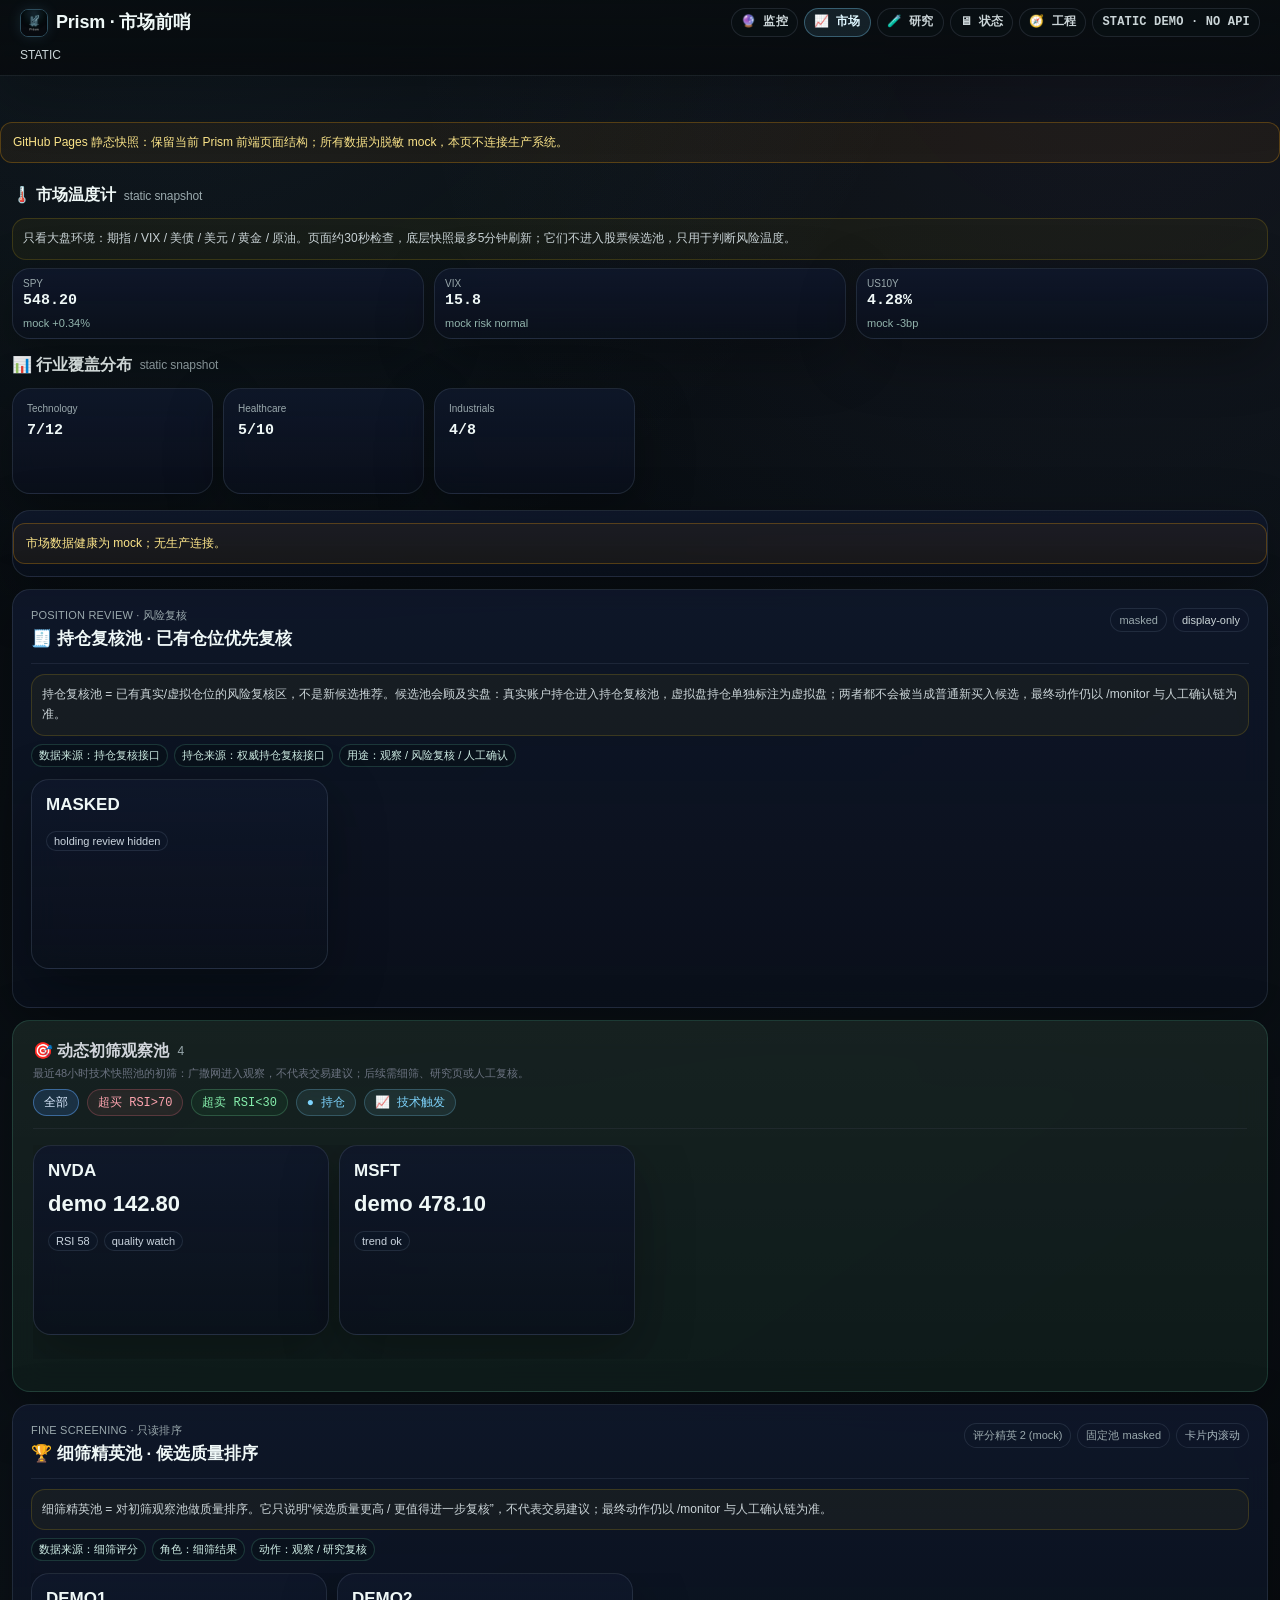
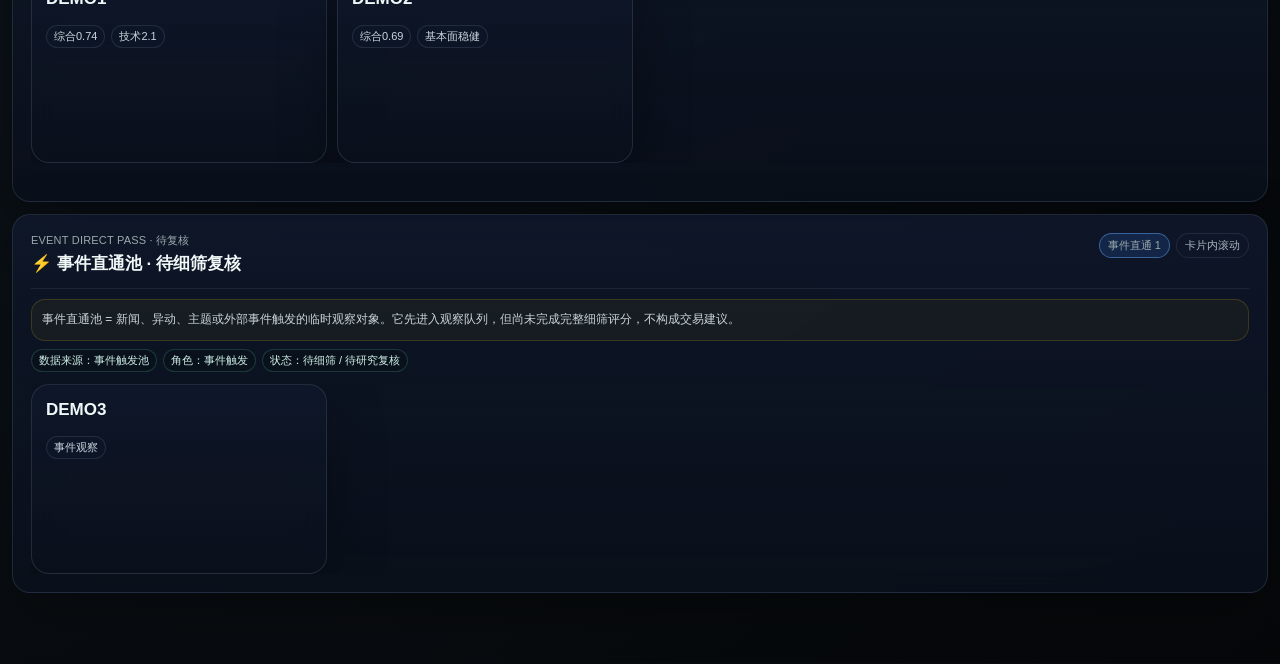
<file: docs/site/market.html>
<!DOCTYPE html>
<html lang="zh-CN">
<head>
<meta charset="UTF-8">
<meta name="viewport" content="width=device-width, initial-scale=1.0, maximum-scale=1.0, user-scalable=no">
<title>Prism · 市场前哨</title>
<style>
*{margin:0;padding:0;box-sizing:border-box}html,body{max-width:100%;overflow-x:hidden}
body{font-family:-apple-system,BlinkMacSystemFont,'Segoe UI',Roboto,sans-serif;background:#0b0e11;color:#e0e0e0;padding-top:110px;padding-bottom:60px;min-height:100vh}
::-webkit-scrollbar{width:4px}::-webkit-scrollbar-track{background:transparent}::-webkit-scrollbar-thumb{background:#2a2d3580;border-radius:2px}*{scrollbar-width:thin;scrollbar-color:#2a2d3580 transparent}
:root{--green:#10b981;--red:#ef4444;--mint:#059669;--coral:#dc2626;--cyan:#22d3ee;--orange:#f59e0b;--purple:#8b5cf6;--bg:#0b0e11;--card:#1a1d24;--border:#2a2d35;--text:#e0e0e0;--textDim:#888;--accent:#3b82f6}
.top-bar{position:fixed;top:0;left:0;right:0;z-index:100;background:rgba(11,14,17,.52);backdrop-filter:blur(22px) saturate(1.15);-webkit-backdrop-filter:blur(22px) saturate(1.15);border-bottom:1px solid rgba(42,45,53,.5);padding:8px 14px}.top-bar>div{max-width:1240px;margin-left:auto;margin-right:auto}.top-bar #filterBar{max-width:1240px;margin-left:auto;margin-right:auto}


.ai-status{display:flex;flex-wrap:wrap;gap:6px 16px;font-size:12px}
.mg-item{display:inline-flex;align-items:center;gap:4px}
.mg-label{color:#4a5568;font-family:'JetBrains Mono',monospace;font-size:10px;letter-spacing:.3px}
.mg-val{color:#e2e8f0;font-weight:600;font-size:11px;font-family:'JetBrains Mono',monospace;font-variant-numeric:tabular-nums}
.tag{padding:1px 8px;border-radius:6px;font-size:10px;font-weight:600;display:inline-flex;align-items:center;gap:3px}


.filter-scroll{overflow-x:auto;overflow-y:hidden;-webkit-overflow-scrolling:touch;margin-bottom:12px}
.filter-scroll::-webkit-scrollbar{display:none}
.watch-scroll{overflow-y:auto;overflow-x:hidden;max-height:650px;margin-bottom:12px;padding-bottom:4px}
.watch-scroll::-webkit-scrollbar{width:4px}
.watch-scroll::-webkit-scrollbar-thumb{background:rgba(148,163,184,.25);border-radius:2px}
.filter-bar{display:flex;gap:6px;flex-wrap:nowrap;white-space:nowrap;padding-bottom:2px}
.filter-btn{padding:3px 10px;border:.5px solid rgba(255,255,255,.08);border-radius:7px;background:rgba(255,255,255,.03);backdrop-filter:blur(8px);-webkit-backdrop-filter:blur(8px);color:#5a6570;cursor:pointer;font-size:11px;font-family:'JetBrains Mono',monospace;transition:all .2s;white-space:nowrap;flex-shrink:0}
.filter-btn.active{background:rgba(59,130,246,.15);border-color:rgba(59,130,246,.3);color:#60a5fa}
.filter-btn.glass-red{background:rgba(239,68,68,.08);border-color:rgba(239,68,68,.2);color:#f87171}
.filter-btn.glass-red:hover{background:rgba(239,68,68,.15);border-color:rgba(239,68,68,.35)}
.filter-btn.glass-green{background:rgba(16,185,129,.08);border-color:rgba(16,185,129,.2);color:#34d399}
.filter-btn.glass-green:hover{background:rgba(16,185,129,.15);border-color:rgba(16,185,129,.35)}
.filter-btn.glass-blue{background:rgba(59,130,246,.08);border-color:rgba(59,130,246,.2);color:#60a5fa}
.filter-btn.glass-blue:hover{background:rgba(59,130,246,.15);border-color:rgba(59,130,246,.35)}
.filter-btn.glass-cyan{background:rgba(34,211,238,.08);border-color:rgba(34,211,238,.2);color:#67e8f9}
.filter-btn.glass-cyan:hover{background:rgba(34,211,238,.15);border-color:rgba(34,211,238,.35)}


.tag{margin:0 2px;padding:1px 8px;border-radius:5px}
.tag.neutral,.tag.aggressive,.tag.defensive,.tag.bullish,.tag.bearish{padding:2px 8px;letter-spacing:.3px}
.tag.neutral span,.tag.aggressive span,.tag.defensive span,.tag.bullish span,.tag.bearish span{margin-right:2px}
.top-bar h1{font-size:18px;margin-bottom:6px;display:flex;align-items:center;gap:8px}.brand-logo{width:28px;height:28px;border-radius:8px;object-fit:cover;border:1px solid rgba(34,211,238,.35);box-shadow:0 0 14px rgba(34,211,238,.16)}
.top-bar h1 a{font-size:12px;color:var(--accent);text-decoration:none;margin-left:8px;font-weight:400}
.ai-status{display:flex;gap:6px 14px;flex-wrap:wrap;font-size:12px;line-height:1.8}
.ai-status .tag{padding:3px 12px;border-radius:20px;font-size:11px;font-weight:700;letter-spacing:.5px}
.tag.aggressive{background:rgba(16,185,129,.2);color:var(--green);border:1px solid rgba(16,185,129,.3)}
.tag.defensive{background:rgba(239,68,68,.15);color:var(--red);border:1px solid rgba(239,68,68,.3)}
.tag.neutral{background:rgba(34,211,238,.15);color:var(--cyan);border:1px solid rgba(34,211,238,.3)}
.tag.bullish{background:rgba(16,185,129,.2);color:var(--green);border:1px solid rgba(16,185,129,.3)}
.tag.bearish{background:rgba(239,68,68,.15);color:var(--red);border:1px solid rgba(239,68,68,.3)}
.container{max-width:1240px;margin:0 auto;padding:10px;min-width:0}
.section-title{font-size:16px;font-weight:600;margin-bottom:12px;display:flex;align-items:center;gap:8px;flex-wrap:wrap}
.section-title span{font-size:12px;color:var(--textDim);font-weight:400}
.filter-bar{display:flex;gap:6px;flex-wrap:wrap;margin-bottom:12px}
.filter-btn{padding:4px 10px;border:1px solid var(--border);border-radius:6px;background:transparent;color:var(--textDim);cursor:pointer;font-size:12px;transition:all.1s;white-space:nowrap}
.filter-btn.active{background:rgba(59,130,246,.2);border-color:var(--accent);color:var(--accent)}
.filter-btn:hover{border-color:var(--accent);opacity:.8}
.temp-grid{display:grid;grid-template-columns:repeat(auto-fit,minmax(118px,1fr));gap:8px;margin:0 0 16px}.temp-card{background:rgba(26,29,36,.72);border:1px solid rgba(42,45,53,.42);border-radius:10px;padding:9px 10px;min-width:0}.temp-card .k{font-size:10px;color:var(--textDim);white-space:nowrap;overflow:hidden;text-overflow:ellipsis}.temp-card .v{font:700 15px 'JetBrains Mono',monospace;margin-top:3px;font-variant-numeric:tabular-nums}.temp-card .c{font-size:10px;margin-top:2px;font-family:'JetBrains Mono',monospace}.temp-card.up .c{color:var(--green)}.temp-card.down .c{color:var(--red)}.temp-card.neutral .c{color:var(--textDim)}.temp-note{font-size:11px;color:var(--textDim);margin:-8px 0 10px;line-height:1.45}
.watch-grid{display:grid;grid-template-columns:repeat(auto-fill,minmax(min(100%,240px),1fr));gap:12px;margin-bottom:20px}
.watch-card{background:rgba(26,29,36,.85);backdrop-filter:blur(8px);-webkit-backdrop-filter:blur(8px);border:1px solid rgba(42,45,53,.4);border-radius:12px;padding:14px;cursor:default;transition:all.15s;overflow:hidden}
.watch-card:hover{border-color:rgba(59,130,246,.4);transform:translateY(-1px)}
.watch-card .sym{font-size:18px;font-weight:700}
.watch-card .price{font-size:22px;font-weight:700;margin:4px 0}
.watch-card .price.up{color:var(--green)}.watch-card .price.down{color:var(--red)}
.watch-card .meta{display:flex;gap:6px;flex-wrap:wrap;font-size:12px;color:var(--textDim);margin-top:6px}
.watch-card .meta .item{padding:2px 8px;background:#0b0e11;border-radius:4px;white-space:nowrap}
.watch-card .signal{margin-top:8px;padding:4px 8px;border-radius:6px;font-size:12px;text-align:center;font-weight:600}
.elite-tag{font-size:10px;padding:1px 5px;border-radius:3px;background:rgba(255,255,255,.05);margin-left:4px;vertical-align:middle}
.elite-tag.new{background:rgba(16,185,129,.15);color:var(--green)}
.elite-tag.dynamic{background:rgba(245,158,11,.15);color:var(--orange)}
.elite-tag.fine{background:rgba(59,130,246,.16);color:var(--accent);border:1px solid rgba(59,130,246,.25)}
.ma200-flag{font-size:11px;padding:2px 6px;border-radius:4px}
.ma200-flag.safe{background:rgba(16,185,129,.1);color:var(--green)}
.ma200-flag.high{background:rgba(239,68,68,.1);color:var(--red)}
.ma200-flag.low{background:rgba(245,158,11,.1);color:var(--orange)}
.signal-buy{background:rgba(16,185,129,.15);color:var(--green)}.signal-sell{background:rgba(239,68,68,.15);color:var(--red)}
.signal-hold{background:rgba(34,211,238,.15);color:var(--cyan)}.signal-watch{background:rgba(245,158,11,.15);color:var(--orange)}
.bb-bar{margin-top:8px;padding:0 4px}
.bb-track{height:4px;background:#0b0e11;border-radius:2px;position:relative;margin:4px 0 2px;overflow:hidden}
.bb-fill{height:100%;background:var(--accent);border-radius:2px;opacity:.5;position:absolute;left:0;top:0;max-width:100%}
.bb-dot{width:8px;height:8px;background:var(--cyan);border-radius:50%;position:absolute;top:-2px;transition:left .2s}
.bb-labels{display:flex;justify-content:space-between;font-size:10px;color:var(--textDim);line-height:1.4}
.bb-labels span{white-space:nowrap;overflow:hidden;text-overflow:ellipsis}
.bb-labels .bb-mid{text-align:center;flex-shrink:0;font-weight:600}
.bb-sub{font-size:9px;color:var(--textDim);text-align:center;margin-top:2px}
@media(max-width:900px){.watch-grid{grid-template-columns:repeat(auto-fill,minmax(min(100%,210px),1fr))}.top-bar{padding:8px 12px}.top-bar h1{font-size:16px}}
@media(max-width:600px){.watch-grid{grid-template-columns:1fr}.container{padding:10px}.top-bar{padding:7px 10px}.watch-card{padding:10px}.watch-card .sym{font-size:15px}.watch-card .price{font-size:18px}.top-bar h1{font-size:15px}.ai-status{gap:4px 10px;font-size:11px}}
.pill{display:inline-flex;align-items:center;gap:5px;padding:4px 8px;border:1px solid var(--line,rgba(148,163,184,.14));border-radius:999px;background:rgba(255,255,255,.04);color:#aab2c0;font:11px ui-monospace,SFMono-Regular,Menlo,monospace;text-decoration:none;white-space:nowrap}.pill:hover{border-color:rgba(96,165,250,.35);background:rgba(96,165,250,.08);color:#dbeafe}

:root{--prism-bg0:#050b0a;--prism-bg1:#071411;--prism-glass:rgba(13,28,25,.74);--prism-line:rgba(123,255,209,.14);--prism-line2:rgba(255,255,255,.075);--prism-shadow:0 20px 80px rgba(0,0,0,.34);--prism-green:#4af2b5;--prism-blue:#68b7ff;--prism-yellow:#ffd166;--prism-red:#ff6b7a;--textDim:#93b5ad;--text:#ecfff8;--accent:#68b7ff;--green:#4af2b5;--red:#ff6b7a;--orange:#ffd166;--cyan:#5cf4ff}
body{background:radial-gradient(circle at 12% 0%,rgba(54,228,162,.17),transparent 32%),radial-gradient(circle at 88% 10%,rgba(57,133,255,.10),transparent 34%),radial-gradient(circle at 72% 92%,rgba(68,255,208,.075),transparent 34%),linear-gradient(145deg,var(--prism-bg0),var(--prism-bg1) 43%,#030706 100%)!important;background-attachment:fixed!important;color:#ecfff8!important}
body:before{content:"";position:fixed;inset:0;z-index:-1;pointer-events:none;background-image:linear-gradient(rgba(255,255,255,.018) 1px,transparent 1px),linear-gradient(90deg,rgba(255,255,255,.014) 1px,transparent 1px);background-size:34px 34px;-webkit-mask-image:linear-gradient(to bottom,rgba(0,0,0,.58),transparent 74%);mask-image:linear-gradient(to bottom,rgba(0,0,0,.58),transparent 74%)}
.top-bar{background:linear-gradient(180deg,rgba(5,11,10,.88),rgba(5,11,10,.55))!important;border-bottom:1px solid rgba(123,255,209,.12)!important;box-shadow:0 16px 50px rgba(0,0,0,.22)!important}.top-bar h1{color:#ecfff8!important;letter-spacing:-.2px}.prism-nav{display:flex;gap:6px;flex-wrap:wrap;align-items:center;justify-content:flex-end}.pill{border:1px solid var(--prism-line)!important;background:rgba(11,27,24,.66)!important;color:#ecfff8!important;border-radius:999px!important;padding:6px 9px!important;text-decoration:none!important;font-size:12px!important;white-space:nowrap!important}.pill.active{border-color:rgba(74,242,181,.42)!important;background:rgba(74,242,181,.11)!important;color:#dbfff3!important}.container{max-width:1360px!important;padding-left:12px!important;padding-right:12px!important}.section-title{color:#eafff8!important;letter-spacing:-.1px}.temp-note,.semantic-note{border:1px solid rgba(255,209,102,.18)!important;background:rgba(255,209,102,.055)!important;color:#d8f4ec!important;border-radius:14px!important;padding:10px!important;font-size:12px!important;line-height:1.65!important;margin:8px 0!important}
.temp-card,.watch-card,.sys-svc,.card,.ai-panel,.glass-card,.container>div[style*="background:rgba(38,42,52"],.container>div[style*="background: rgba(38,42,52"],div[style*="background:rgba(38,42,52,.25"],div[style*="background: rgba(38,42,52,.25"]{background:linear-gradient(180deg,rgba(255,255,255,.045),rgba(255,255,255,.012)),rgba(13,28,25,.74)!important;border-color:rgba(123,255,209,.14)!important;border-radius:18px!important;box-shadow:0 18px 60px rgba(0,0,0,.26)!important;backdrop-filter:blur(16px)!important}.watch-card{display:flex;flex-direction:column;gap:8px;min-height:190px}.watch-card:hover,.temp-card:hover{border-color:rgba(74,242,181,.30)!important;transform:translateY(-1px)}.watch-card .sym{font-size:17px!important;line-height:1.35}.watch-card .price{font-size:22px!important;margin:0!important}.watch-card .meta .item,.meta-chip,.source-chip,.role-chip{padding:3px 7px!important;background:rgba(6,18,16,.38)!important;border:1px solid rgba(255,255,255,.07)!important;border-radius:999px!important;white-space:nowrap;color:#dff7f0!important;font-size:11px!important}.role-chip.real{border-color:rgba(74,242,181,.30)!important;color:#4af2b5!important}.role-chip.virtual{border-color:rgba(104,183,255,.30)!important;color:#68b7ff!important}.role-chip.observe{border-color:rgba(255,209,102,.28)!important;color:#ffd166!important}.role-chip.event{border-color:rgba(255,172,102,.28)!important;color:#ffac66!important}.role-chip.elite{border-color:rgba(169,140,255,.32)!important;color:#a98cff!important}.source-row,.explain-row,.state-row{font-size:11px!important;color:#93b5ad!important;line-height:1.5!important;border-top:1px solid rgba(255,255,255,.055);padding-top:7px}.state-ok{color:#4af2b5!important}.state-empty{color:#ffd166!important}.state-stale{color:#ffd166!important}.state-error{color:#ff6b7a!important}.signal{border:1px solid rgba(255,255,255,.08)!important}.signal-buy,.signal-watch{background:rgba(255,209,102,.12)!important;color:#ffd166!important}.signal-hold{background:rgba(104,183,255,.13)!important;color:#68b7ff!important}.signal-sell{background:rgba(255,209,102,.12)!important;color:#ffd166!important}.filter-btn{border:1px solid rgba(123,255,209,.16)!important;background:rgba(6,18,16,.38)!important;color:#ecfff8!important;border-radius:999px!important}.filter-btn.active{border-color:rgba(74,242,181,.42)!important;background:rgba(74,242,181,.13)!important;color:#dbfff3!important}.tag,.elite-tag,.ma200-flag{border:1px solid rgba(255,255,255,.08)!important;background:rgba(6,18,16,.38)!important}.mg-label,.temp-card .k,.watch-card .label,.watch-card .sub,.c,small,#watchCount,#sectorCoverageTime,#marketTempTime,#eliteCount,#staticCount,#dynamicCount{color:#93b5ad!important}.mg-val,.temp-card .v,.watch-card .symbol,.watch-card .title{color:#ecfff8!important}.watch-grid,.temp-grid{gap:10px!important}@media(max-width:760px){body{padding-top:138px!important}.top-bar>div:first-child{align-items:flex-start!important;gap:8px}.prism-nav{justify-content:flex-start;overflow:auto;flex-wrap:nowrap;max-width:100%;padding-bottom:2px;padding-left:16px!important;padding-right:16px!important;scroll-padding-left:16px!important}.watch-card{min-height:auto}}



.market-two-stack{
  display:grid;
  grid-template-columns:1fr;
  gap:12px;
  margin-top:12px;
}
.market-section-card{
  width:100%;
  background:linear-gradient(180deg,rgba(255,255,255,.045),rgba(255,255,255,.012)),rgba(13,28,25,.74);
  border:1px solid rgba(123,255,209,.14);
  border-radius:18px;
  box-shadow:0 18px 60px rgba(0,0,0,.26);
  backdrop-filter:blur(16px);
  padding:18px;
}
.market-section-head{
  display:flex;
  justify-content:space-between;
  align-items:flex-start;
  gap:12px;
  margin-bottom:10px;
  padding-bottom:12px;
  border-bottom:1px solid rgba(123,255,209,.12);
}
.market-section-kicker{
  font-size:11px;
  color:#93b5ad;
  letter-spacing:.2px;
  margin-bottom:5px;
  text-transform:uppercase;
}
.market-section-title{
  font-size:17px;
  font-weight:760;
  color:#ecfff8;
  line-height:1.35;
}
.market-section-badges{
  display:flex;
  gap:6px;
  flex-wrap:wrap;
  justify-content:flex-end;
}
.section-count{
  display:inline-flex;
  align-items:center;
  min-height:24px;
  padding:4px 8px;
  border-radius:999px;
  border:1px solid rgba(74,242,181,.24);
  background:rgba(74,242,181,.08);
  color:#4af2b5!important;
  font-size:11px!important;
  white-space:nowrap;
}
.section-count.soft{
  border-color:rgba(255,255,255,.09);
  background:rgba(255,255,255,.04);
  color:#93b5ad!important;
}
.section-count.hot{
  border-color:rgba(92,244,255,.26);
  background:rgba(92,244,255,.08);
  color:#5cf4ff!important;
}
.section-source-line{
  display:flex;
  gap:6px;
  flex-wrap:wrap;
  margin:8px 0 12px;
}
@media(max-width:760px){
  .market-section-head{display:block}
  .market-section-badges{justify-content:flex-start;margin-top:8px}
  .market-section-card{padding:14px}
}



.market-holdings-card{
  border-color:rgba(255,209,102,.18)!important;
  background:
    linear-gradient(180deg,rgba(255,209,102,.045),rgba(255,255,255,.012)),
    rgba(13,28,25,.74)!important;
}
.role-chip.real{
  color:#ffd166!important;
  border-color:rgba(255,209,102,.34)!important;
  background:rgba(255,209,102,.10)!important;
}
.role-chip.virtual{
  color:#5cf4ff!important;
  border-color:rgba(92,244,255,.30)!important;
  background:rgba(92,244,255,.08)!important;
}
.role-chip.holdreview{
  color:#ecfff8!important;
  border-color:rgba(255,255,255,.12)!important;
  background:rgba(255,255,255,.055)!important;
}
.position-review-card{
  border-color:rgba(255,209,102,.18)!important;
}
.position-review-card .signal-hold{
  border-color:rgba(255,209,102,.24)!important;
  background:rgba(255,209,102,.08)!important;
  color:#ffd166!important;
}
.position-empty-note{
  border:1px dashed rgba(255,255,255,.13);
  background:rgba(6,18,16,.30);
  border-radius:14px;
  padding:14px;
  color:#93b5ad;
  line-height:1.7;
  font-size:12px;
}



#eliteGrid,
#dynamicGrid{
  max-height:520px;
  overflow-y:auto;
  padding-right:4px;
  scrollbar-width:thin;
  scrollbar-color:rgba(123,255,209,.28) transparent;
}
#eliteGrid::-webkit-scrollbar,
#dynamicGrid::-webkit-scrollbar{width:5px}
#eliteGrid::-webkit-scrollbar-thumb,
#dynamicGrid::-webkit-scrollbar-thumb{
  background:rgba(123,255,209,.26);
  border-radius:999px;
}
.market-elite-card,
.market-event-card{
  position:relative;
}
@media(max-width:760px){
  #eliteGrid,#dynamicGrid{max-height:64vh}
}



#sectorGrid{
  display:grid;
  grid-template-columns:repeat(auto-fill,minmax(178px,1fr));
  gap:12px;
}
.sector-card{
  position:relative;
  overflow:hidden;
  min-height:106px;
  padding:14px!important;
  border-width:1px!important;
}
.sector-card:before{
  content:"";
  position:absolute;
  inset:0;
  opacity:.18;
  pointer-events:none;
}
.sector-card .sector-top{
  position:relative;
  z-index:1;
  display:flex;
  align-items:center;
  justify-content:space-between;
  gap:8px;
}
.sector-card .sector-status{
  font-size:10px;
  color:#93b5ad;
  border:1px solid rgba(255,255,255,.10);
  border-radius:999px;
  padding:3px 6px;
  background:rgba(0,0,0,.15);
  white-space:nowrap;
}
.sector-card .v{
  position:relative;
  z-index:1;
  margin-top:8px;
  font-size:24px!important;
}
.sector-bar{
  position:relative;
  z-index:1;
  height:7px;
  border-radius:999px;
  background:rgba(255,255,255,.07);
  overflow:hidden;
  margin-top:9px;
}
.sector-bar span{
  display:block;
  height:100%;
  border-radius:999px;
  background:linear-gradient(90deg,#4af2b5,#5cf4ff);
}
.sector-foot{
  position:relative;
  z-index:1;
  margin-top:8px;
  font-size:11px;
  color:#93b5ad;
}
.sector-energy{border-color:rgba(255,172,102,.36)!important}.sector-energy:before{background:radial-gradient(circle at 25% 0%,rgba(255,172,102,.95),transparent 64%)}
.sector-financial{border-color:rgba(92,244,255,.34)!important}.sector-financial:before{background:radial-gradient(circle at 25% 0%,rgba(92,244,255,.88),transparent 64%)}
.sector-industrial{border-color:rgba(168,140,255,.34)!important}.sector-industrial:before{background:radial-gradient(circle at 25% 0%,rgba(168,140,255,.90),transparent 64%)}
.sector-health{border-color:rgba(255,107,122,.34)!important}.sector-health:before{background:radial-gradient(circle at 25% 0%,rgba(255,107,122,.90),transparent 64%)}
.sector-consumer{border-color:rgba(255,209,102,.34)!important}.sector-consumer:before{background:radial-gradient(circle at 25% 0%,rgba(255,209,102,.92),transparent 64%)}
.sector-materials{border-color:rgba(74,242,181,.34)!important}.sector-materials:before{background:radial-gradient(circle at 25% 0%,rgba(74,242,181,.88),transparent 64%)}
.sector-tech{border-color:rgba(104,183,255,.34)!important}.sector-tech:before{background:radial-gradient(circle at 25% 0%,rgba(104,183,255,.90),transparent 64%)}
.sector-defensive{border-color:rgba(145,180,170,.32)!important}.sector-defensive:before{background:radial-gradient(circle at 25% 0%,rgba(145,180,170,.75),transparent 64%)}
.sector-media{border-color:rgba(255,126,219,.34)!important}.sector-media:before{background:radial-gradient(circle at 25% 0%,rgba(255,126,219,.82),transparent 64%)}
.sector-neutral{border-color:rgba(255,255,255,.12)!important}.sector-neutral:before{background:radial-gradient(circle at 25% 0%,rgba(255,255,255,.40),transparent 64%)}



.human-source-line .source-chip,
.section-source-line .source-chip{
  border-color:rgba(123,255,209,.16)!important;
  background:rgba(6,18,16,.38)!important;
  color:#cfeee6!important;
}


.market-health-card{
  border:1px solid rgba(123,255,209,.14);
  background:
    linear-gradient(180deg,rgba(255,255,255,.045),rgba(255,255,255,.012)),
    rgba(13,28,25,.74);
  border-radius:18px;
  box-shadow:0 18px 60px rgba(0,0,0,.26);
  backdrop-filter:blur(16px);
  padding:18px;
  margin-top:12px;
}
.market-health-card.ok{border-color:rgba(74,242,181,.22)}
.market-health-card.warn{border-color:rgba(255,209,102,.26)}
.health-head{
  display:flex;
  align-items:flex-start;
  justify-content:space-between;
  gap:12px;
  padding-bottom:12px;
  border-bottom:1px solid rgba(123,255,209,.12);
}
.health-kicker{
  color:#93b5ad;
  font-size:11px;
  letter-spacing:.2px;
  text-transform:uppercase;
  margin-bottom:5px;
}
.health-title{
  color:#ecfff8;
  font-size:18px;
  font-weight:760;
}
.health-badge{
  display:inline-flex;
  align-items:center;
  min-height:24px;
  padding:4px 10px;
  border-radius:999px;
  border:1px solid rgba(74,242,181,.28);
  color:#4af2b5;
  background:rgba(74,242,181,.08);
  font-weight:700;
  font-size:11px;
}
.market-health-card.warn .health-badge{
  border-color:rgba(255,209,102,.30);
  color:#ffd166;
  background:rgba(255,209,102,.08);
}
.health-note{
  margin:12px 0;
  border:1px solid rgba(255,255,255,.08);
  background:rgba(6,18,16,.30);
  border-radius:14px;
  padding:10px 12px;
  color:#b9d8d0;
  line-height:1.6;
  font-size:12px;
}
.health-grid{
  display:grid;
  grid-template-columns:repeat(auto-fit,minmax(180px,1fr));
  gap:10px;
}
.health-metric{
  border:1px solid rgba(255,255,255,.08);
  background:rgba(4,12,11,.42);
  border-radius:14px;
  padding:12px;
  min-height:82px;
}
.health-metric.health-ok{border-color:rgba(74,242,181,.16)}
.health-metric.health-warn{border-color:rgba(255,209,102,.22)}
.health-metric.health-bad{border-color:rgba(255,107,122,.24)}
.health-k{
  color:#93b5ad;
  font-size:12px;
  margin-bottom:7px;
}
.health-v{
  color:#ecfff8;
  font-size:22px;
  font-weight:820;
  letter-spacing:-.3px;
}
.health-ok .health-v{color:#4af2b5}
.health-warn .health-v{color:#ffd166}
.health-bad .health-v{color:#ff6b7a}
.health-d{
  margin-top:6px;
  color:#7fa39a;
  font-size:11px;
  line-height:1.4;
}



.source-row{
  color:#9fc4bb!important;
  font-size:12px!important;
  line-height:1.55!important;
  border-top:1px solid rgba(255,255,255,.06);
  margin-top:10px!important;
  padding-top:10px!important;
}
.explain-row{
  color:#bddbd4!important;
}



:root{
  --prism-scroll-track:rgba(6,18,16,.42);
  --prism-scroll-thumb:rgba(74,242,181,.48);
  --prism-scroll-thumb-hover:rgba(103,183,255,.58);
}
*{
  scrollbar-width:thin!important;
  scrollbar-color:var(--prism-scroll-thumb) var(--prism-scroll-track)!important;
}
::-webkit-scrollbar{
  width:8px!important;
  height:8px!important;
}
::-webkit-scrollbar-track{
  background:var(--prism-scroll-track)!important;
  border-radius:999px!important;
}
::-webkit-scrollbar-thumb{
  background:linear-gradient(180deg,rgba(74,242,181,.62),rgba(16,185,129,.42))!important;
  border:2px solid rgba(6,18,16,.78)!important;
  border-radius:999px!important;
}
::-webkit-scrollbar-thumb:hover{
  background:linear-gradient(180deg,rgba(103,183,255,.70),rgba(74,242,181,.55))!important;
}



:root{
  
  --prism-bg:#070b0f;
  --prism-bg-2:#0b1117;
  --prism-bg-3:#050709;

  
  --prism-surface:rgba(15,23,30,.78);
  --prism-surface-2:rgba(18,27,35,.64);
  --prism-surface-3:rgba(10,15,20,.72);

  
  --prism-border:rgba(148,163,184,.15);
  --prism-border-strong:rgba(148,163,184,.22);
  --prism-border-soft:rgba(255,255,255,.07);

  
  --prism-text:#eff8f7;
  --prism-text-soft:#cbd5d8;
  --prism-muted:#9aa9ad;
  --prism-muted-2:#7f8d91;

  
  --prism-blue:#7dd3fc;
  --prism-blue-2:#67b7ff;
  --prism-blue-bg:rgba(125,211,252,.10);
  --prism-blue-border:rgba(125,211,252,.34);

  
  --prism-success:#34d399;
  --prism-success-2:#86efac;
  --prism-success-bg:rgba(22,163,74,.07);
  --prism-success-border:rgba(134,239,172,.22);

  --prism-danger:#fb7185;
  --prism-danger-2:#fda4af;
  --prism-danger-bg:rgba(251,113,133,.07);
  --prism-danger-border:rgba(251,113,133,.24);

  --prism-warn:#facc15;
  --prism-warn-2:#fde68a;
  --prism-warn-bg:rgba(250,204,21,.06);
  --prism-warn-border:rgba(250,204,21,.22);

  --prism-purple:#c4b5fd;

  
  --prism-shadow:0 16px 52px rgba(0,0,0,.30);
  --prism-shadow-soft:0 12px 36px rgba(0,0,0,.22);
  --prism-radius:18px;
  --prism-radius-sm:12px;

  
  --prism-scroll-track:rgba(8,13,16,.72);
  --prism-scroll-thumb:rgba(148,163,184,.38);
  --prism-scroll-thumb-hover:rgba(125,211,252,.54);
}


html,
body{
  background:var(--prism-bg);
  color:var(--prism-text);
}

body{
  background:
    radial-gradient(circle at 12% -8%,rgba(125,211,252,.09),transparent 30%),
    radial-gradient(circle at 86% 0,rgba(196,181,253,.055),transparent 28%),
    linear-gradient(145deg,var(--prism-bg),var(--prism-bg-2) 52%,var(--prism-bg-3));
}


.top,
.top-bar,
.prism-top,
.prism-header{
  background:linear-gradient(180deg,rgba(8,13,16,.94),rgba(7,10,13,.82))!important;
  border-bottom:1px solid rgba(148,163,184,.13)!important;
  box-shadow:0 18px 60px rgba(0,0,0,.24)!important;
  backdrop-filter:blur(16px) saturate(1.12)!important;
  -webkit-backdrop-filter:blur(16px) saturate(1.12)!important;
}


.card,
.metric,
.panel,
.glass,
.stat,
.tile{
  background:
    linear-gradient(180deg,rgba(255,255,255,.043),rgba(255,255,255,.012)),
    var(--prism-surface)!important;
  border:1px solid var(--prism-border)!important;
  border-radius:var(--prism-radius)!important;
  box-shadow:var(--prism-shadow)!important;
  backdrop-filter:blur(14px)!important;
  -webkit-backdrop-filter:blur(14px)!important;
}

.card h2,
.panel h2,
.section-title,
.prism-title{
  color:var(--prism-text)!important;
}


.pill,
.nav a,
.prism-nav a,
.prism-nav .pill{
  background:rgba(12,18,22,.58)!important;
  border:1px solid rgba(148,163,184,.16)!important;
  color:var(--prism-text-soft)!important;
}

.pill.active,
.nav a.active,
.prism-nav a.active,
.prism-nav .pill.active{
  border-color:var(--prism-blue-border)!important;
  background:var(--prism-blue-bg)!important;
  color:#dff7ff!important;
}


.pill.ok,
.tag.good,
.good,
.up{
  color:var(--prism-success-2)!important;
}

.pill.warn,
.tag.warn,
.warn,
.warn-t{
  color:var(--prism-warn-2)!important;
}

.pill.danger,
.tag.bad,
.bad,
.down{
  color:var(--prism-danger-2)!important;
}

.tag.good,
.pill.ok{
  background:var(--prism-success-bg)!important;
  border-color:var(--prism-success-border)!important;
}

.tag.warn,
.pill.warn{
  background:var(--prism-warn-bg)!important;
  border-color:var(--prism-warn-border)!important;
}

.tag.bad,
.pill.danger{
  background:var(--prism-danger-bg)!important;
  border-color:var(--prism-danger-border)!important;
}


.table-wrap{
  background:rgba(10,15,20,.38)!important;
  border:1px solid rgba(148,163,184,.12)!important;
}

table thead th,
th{
  background:linear-gradient(180deg,rgba(125,211,252,.075),rgba(10,15,20,.70))!important;
  color:#cbd5d8!important;
  border-bottom:1px solid rgba(148,163,184,.18)!important;
}

td{
  background:rgba(10,15,20,.14)!important;
  border-bottom:1px solid rgba(148,163,184,.08)!important;
}

tbody tr:hover td{
  background:rgba(125,211,252,.045)!important;
}


.news-item,
.list-item,
.reason,
.detail-box,
.node,
.field,
.candidate{
  background:rgba(10,15,20,.38)!important;
  border:1px solid rgba(148,163,184,.13)!important;
}

.node.active,
.news-item:hover,
.list-item:hover{
  background:rgba(125,211,252,.08)!important;
  border-color:rgba(125,211,252,.30)!important;
}


.metric:before,
.stat:before,
.tile:before{
  background:radial-gradient(circle at 15% 0%,rgba(125,211,252,.10),transparent 58%)!important;
}


*{
  scrollbar-width:thin!important;
  scrollbar-color:var(--prism-scroll-thumb) var(--prism-scroll-track)!important;
}

::-webkit-scrollbar{
  width:8px!important;
  height:8px!important;
}

::-webkit-scrollbar-track{
  background:var(--prism-scroll-track)!important;
  border-radius:999px!important;
}

::-webkit-scrollbar-thumb{
  background:linear-gradient(180deg,rgba(148,163,184,.48),rgba(71,85,105,.42))!important;
  border:2px solid rgba(8,13,16,.78)!important;
  border-radius:999px!important;
}

::-webkit-scrollbar-thumb:hover{
  background:linear-gradient(180deg,rgba(125,211,252,.58),rgba(148,163,184,.50))!important;
}


.prism-neutralized-border{
  border-color:var(--prism-border)!important;
}





:root{
  --green:#34d399!important;
  --red:#fb7185!important;
  --mint:#059669!important;
  --coral:#dc2626!important;
  --cyan:#7dd3fc!important;
  --orange:#facc15!important;
  --purple:#c4b5fd!important;
  --bg:#070b0f!important;
  --card:rgba(15,23,30,.78)!important;
  --border:rgba(148,163,184,.15)!important;
  --text:#eff8f7!important;
  --textDim:#9aa9ad!important;
  --accent:#7dd3fc!important;

  --prism-bg0:#070b0f!important;
  --prism-bg1:#0b1117!important;
  --prism-glass:rgba(15,23,30,.78)!important;
  --prism-line:rgba(148,163,184,.15)!important;
  --prism-line2:rgba(255,255,255,.07)!important;
  --prism-shadow:0 16px 52px rgba(0,0,0,.30)!important;
  --prism-green:#86efac!important;
  --prism-blue:#7dd3fc!important;
  --prism-yellow:#fde68a!important;
  --prism-red:#fda4af!important;
}


body{
  background:
    radial-gradient(circle at 12% -8%,rgba(125,211,252,.09),transparent 30%),
    radial-gradient(circle at 86% 0,rgba(196,181,253,.055),transparent 28%),
    linear-gradient(145deg,#070b0f,#0b1117 52%,#050709)!important;
  color:#eff8f7!important;
}


.top-bar{
  background:linear-gradient(180deg,rgba(8,13,16,.94),rgba(7,10,13,.82))!important;
  border-bottom:1px solid rgba(148,163,184,.13)!important;
  box-shadow:0 18px 60px rgba(0,0,0,.24)!important;
}
.top-bar h1{color:#eff8f7!important}


.brand-logo{
  border:1px solid rgba(125,211,252,.32)!important;
  box-shadow:0 0 14px rgba(125,211,252,.12)!important;
}


.pill{
  border:1px solid rgba(148,163,184,.16)!important;
  background:rgba(12,18,22,.58)!important;
  color:#cbd5d8!important;
}
.pill.active{
  border-color:rgba(125,211,252,.34)!important;
  background:rgba(125,211,252,.10)!important;
  color:#dff7ff!important;
}
.pill:hover{
  border-color:rgba(125,211,252,.30)!important;
  background:rgba(125,211,252,.08)!important;
  color:#dbeafe!important;
}


.container{max-width:1360px!important}


.temp-card,.watch-card,.sys-svc,.card,.ai-panel,.glass-card,
.market-section-card{
  background:
    linear-gradient(180deg,rgba(255,255,255,.043),rgba(255,255,255,.012)),
    rgba(15,23,30,.78)!important;
  border:1px solid rgba(148,163,184,.15)!important;
  border-radius:18px!important;
  box-shadow:0 16px 52px rgba(0,0,0,.30)!important;
  backdrop-filter:blur(14px)!important;
}

.watch-card:hover,.temp-card:hover{
  border-color:rgba(125,211,252,.30)!important;
}


.market-section-card{
  border-color:rgba(148,163,184,.15)!important;
}
.market-section-head{
  border-bottom:1px solid rgba(148,163,184,.12)!important;
}
.market-section-kicker{color:#9aa9ad!important}
.market-section-title{color:#eff8f7!important}


.section-count{
  border-color:rgba(125,211,252,.22)!important;
  background:rgba(125,211,252,.08)!important;
  color:#7dd3fc!important;
}
.section-count.soft{
  border-color:rgba(148,163,184,.16)!important;
  background:rgba(148,163,184,.06)!important;
  color:#9aa9ad!important;
}
.section-count.hot{
  border-color:rgba(125,211,252,.26)!important;
  background:rgba(125,211,252,.08)!important;
  color:#7dd3fc!important;
}


.temp-card .v{
  color:#eff8f7!important;
  font:700 15px 'JetBrains Mono',monospace!important;
}
.temp-card .k{color:#9aa9ad!important}
.temp-card .c{color:#9aa9ad!important}
.temp-card.up .c{color:#86efac!important}
.temp-card.down .c{color:#fda4af!important}


.watch-card .sym{color:#eff8f7!important}
.watch-card .price{color:#eff8f7!important}
.watch-card .price.up{color:#86efac!important}
.watch-card .price.down{color:#fda4af!important}
.watch-card .meta .item{
  background:rgba(10,15,20,.38)!important;
  border:1px solid rgba(148,163,184,.13)!important;
  color:#cbd5d8!important;
}


.signal-buy{
  background:rgba(22,163,74,.07)!important;
  color:#86efac!important;
}
.signal-sell{
  background:rgba(251,113,133,.07)!important;
  color:#fda4af!important;
}
.signal-hold{
  background:rgba(125,211,252,.08)!important;
  color:#7dd3fc!important;
}
.signal-watch{
  background:rgba(250,204,21,.06)!important;
  color:#fde68a!important;
}


.tag,.elite-tag,.ma200-flag{
  border:1px solid rgba(148,163,184,.16)!important;
  background:rgba(12,18,22,.58)!important;
  color:#cbd5d8!important;
}
.tag.aggressive{background:rgba(22,163,74,.07)!important;color:#86efac!important;border-color:rgba(134,239,172,.22)!important}
.tag.defensive{background:rgba(251,113,133,.07)!important;color:#fda4af!important;border-color:rgba(251,113,133,.24)!important}
.tag.neutral{background:rgba(125,211,252,.08)!important;color:#7dd3fc!important;border-color:rgba(125,211,252,.24)!important}
.tag.bullish{background:rgba(22,163,74,.07)!important;color:#86efac!important;border-color:rgba(134,239,172,.22)!important}
.tag.bearish{background:rgba(251,113,133,.07)!important;color:#fda4af!important;border-color:rgba(251,113,133,.24)!important}


.elite-tag.new{border-color:rgba(134,239,172,.22)!important;color:#86efac!important;background:rgba(22,163,74,.07)!important}
.elite-tag.dynamic{border-color:rgba(250,204,21,.22)!important;color:#fde68a!important;background:rgba(250,204,21,.06)!important}
.elite-tag.fine{border-color:rgba(125,211,252,.25)!important;color:#7dd3fc!important;background:rgba(125,211,252,.08)!important}


.ma200-flag.safe{border-color:rgba(134,239,172,.22)!important;color:#86efac!important;background:rgba(22,163,74,.07)!important}
.ma200-flag.high{border-color:rgba(251,113,133,.24)!important;color:#fda4af!important;background:rgba(251,113,133,.07)!important}
.ma200-flag.low{border-color:rgba(250,204,21,.22)!important;color:#fde68a!important;background:rgba(250,204,21,.06)!important}


.role-chip.real{
  border-color:rgba(134,239,172,.30)!important;
  color:#86efac!important;
  background:rgba(22,163,74,.07)!important;
}
.role-chip.virtual{
  border-color:rgba(125,211,252,.30)!important;
  color:#7dd3fc!important;
  background:rgba(125,211,252,.08)!important;
}
.role-chip.observe{
  border-color:rgba(250,204,21,.28)!important;
  color:#fde68a!important;
  background:rgba(250,204,21,.06)!important;
}
.role-chip.event{
  border-color:rgba(250,160,100,.28)!important;
  color:#fdba74!important;
  background:rgba(251,146,60,.07)!important;
}
.role-chip.elite{
  border-color:rgba(196,181,253,.32)!important;
  color:#c4b5fd!important;
  background:rgba(139,92,246,.07)!important;
}
.role-chip.holdreview{
  border-color:rgba(148,163,184,.12)!important;
  color:#eff8f7!important;
  background:rgba(148,163,184,.055)!important;
}


.filter-btn{
  border:1px solid rgba(148,163,184,.16)!important;
  background:rgba(12,18,22,.58)!important;
  color:#cbd5d8!important;
  border-radius:999px!important;
}
.filter-btn.active{
  border-color:rgba(125,211,252,.34)!important;
  background:rgba(125,211,252,.10)!important;
  color:#dff7ff!important;
}
.filter-btn.glass-red{
  background:rgba(251,113,133,.07)!important;
  border-color:rgba(251,113,133,.24)!important;
  color:#fda4af!important;
}
.filter-btn.glass-green{
  background:rgba(22,163,74,.07)!important;
  border-color:rgba(134,239,172,.22)!important;
  color:#86efac!important;
}
.filter-btn.glass-blue{
  background:rgba(125,211,252,.08)!important;
  border-color:rgba(125,211,252,.24)!important;
  color:#7dd3fc!important;
}
.filter-btn.glass-cyan{
  background:rgba(125,211,252,.08)!important;
  border-color:rgba(125,211,252,.24)!important;
  color:#7dd3fc!important;
}
.filter-btn:hover{border-color:rgba(125,211,252,.30)!important}


.state-ok{color:#86efac!important}
.state-empty{color:#fde68a!important}
.state-stale{color:#fde68a!important}
.state-error{color:#fda4af!important}


.market-holdings-card{
  border-color:rgba(250,204,21,.16)!important;
  background:
    linear-gradient(180deg,rgba(250,204,21,.035),rgba(255,255,255,.012)),
    rgba(15,23,30,.78)!important;
}
.position-review-card{
  border-color:rgba(250,204,21,.16)!important;
}


.mg-label{color:#9aa9ad!important}
.mg-val{color:#eff8f7!important}
.section-title{color:#eff8f7!important}
.source-row,.explain-row,.state-row{color:#9aa9ad!important;border-top-color:rgba(148,163,184,.08)!important}
.temp-note,.semantic-note{
  border:1px solid rgba(250,204,21,.16)!important;
  background:rgba(250,204,21,.045)!important;
  color:#cbd5d8!important;
}
.signal{color:#eff8f7!important}


.bb-fill{background:var(--prism-blue,#7dd3fc)!important}
.bb-dot{background:#7dd3fc!important}
.bb-labels{color:#9aa9ad!important}
.bb-track{background:rgba(10,15,20,.38)!important}


.watch-scroll::-webkit-scrollbar{width:8px!important}
.watch-scroll::-webkit-scrollbar-track{background:rgba(8,13,16,.72)!important;border-radius:999px!important}
.watch-scroll::-webkit-scrollbar-thumb{background:linear-gradient(180deg,rgba(148,163,184,.48),rgba(71,85,105,.42))!important;border:2px solid rgba(8,13,16,.78)!important;border-radius:999px!important}


.ai-status{color:#cbd5d8!important}
.ai-status .tag{color:#cbd5d8!important}


#marketTempTime,#sectorCoverageTime,#eliteCount,#staticCount,#dynamicCount,#watchCount,#posCount{
  color:#9aa9ad!important;
}
#holdingReviewState{color:#cbd5d8!important}
#holdingReviewCount{color:#9aa9ad!important}


#reportCountdown{color:#9aa9ad!important}


#updateTime{color:#9aa9ad!important}


.health-k{color:#9aa9ad!important}
.health-v{color:#eff8f7!important}
.health-head{color:#9aa9ad!important}




h1{
  font-size:28px;
  font-weight:820;
  line-height:1.05;
  letter-spacing:-0.035em;
  color:var(--prism-text, var(--text, #e5edf5));
}
.sub{
  font-size:13px;
  font-weight:500;
  line-height:1.55;
  color:var(--prism-muted, var(--muted, #93a4b8));
}
.card h2{
  font-size:15.5px;
  font-weight:780;
  line-height:1.25;
  letter-spacing:-0.012em;
  color:var(--prism-text, var(--text, #e5edf5));
}
.card-kicker,.action-kicker,.phase-kicker,.section-kicker{
  font-size:10.5px;
  font-weight:720;
  line-height:1.2;
  letter-spacing:.08em;
  color:var(--prism-muted-2, var(--muted2, #71849b));
  opacity:.92;
}
.metric .value,.field .value,.stat-value,.big-value,.kpi-value{
  font-size:25px;
  font-weight:830;
  line-height:1.05;
  letter-spacing:-0.04em;
  color:var(--prism-text, var(--text, #e5edf5));
  font-variant-numeric:tabular-nums;
}
.mini-value,.secondary-value,.metric .sub-value{
  font-size:16px;
  font-weight:720;
  line-height:1.2;
  color:var(--prism-text-soft, var(--textSoft, #c7d2df));
  font-variant-numeric:tabular-nums;
}
.metric .label,.field .label,.stat-label{
  font-size:11.5px;
  font-weight:560;
  line-height:1.35;
  color:var(--prism-muted, var(--muted, #93a4b8));
}
.reason,.detail-box,.card p,.summary{
  font-size:12.5px;
  font-weight:480;
  line-height:1.58;
  color:var(--prism-text-soft, var(--textSoft, #c7d2df));
}
.news-summary,.description{
  font-size:12.5px;
  font-weight:470;
  line-height:1.58;
  color:var(--prism-text-soft, var(--textSoft, #c7d2df));
}
.muted,.small,.news-meta,.time{
  font-size:11px;
  font-weight:460;
  line-height:1.45;
  color:var(--prism-muted, var(--muted, #93a4b8));
}
.source,.footer-note{
  font-size:11px;
  font-weight:460;
  line-height:1.45;
  color:var(--prism-muted, var(--muted, #93a4b8));
}
.pill,.tag,.role-chip,.status-chip,.mini-pill{
  font-size:10.8px;
  font-weight:700;
  line-height:1.25;
  letter-spacing:.015em;
}
th{
  font-size:11px;
  font-weight:740;
  line-height:1.35;
  letter-spacing:.035em;
  color:var(--prism-muted, var(--muted, #93a4b8));
}
td{
  font-size:12px;
  font-weight:500;
  line-height:1.45;
  color:var(--prism-text-soft, var(--textSoft, #c7d2df));
}
td.num,.num,.money,.price,.pct{
  font-variant-numeric:tabular-nums;
  font-weight:650;
}
.news-title{
  font-size:13.8px;
  font-weight:780;
  line-height:1.42;
  letter-spacing:-0.01em;
  color:var(--prism-text, var(--text, #e5edf5));
}
.news-tickers .tag{
  font-size:10.5px;
  font-weight:720;
}
.node-title,.node .title{
  font-size:13px;
  font-weight:760;
  line-height:1.3;
  color:var(--prism-text, var(--text, #e5edf5));
}
.node-meta,.node .meta{
  font-size:11px;
  font-weight:460;
  color:var(--prism-muted, var(--muted, #93a4b8));
}
.node-body,.node .body{
  font-size:12px;
  font-weight:480;
  line-height:1.55;
  color:var(--prism-text-soft, var(--textSoft, #c7d2df));
}
.action-title,.action-symbol{
  font-size:18px;
  font-weight:820;
  line-height:1.15;
  letter-spacing:-0.025em;
  color:var(--prism-text, var(--text, #e5edf5));
}
.phase-value,.stage-value,.progress-value{
  font-size:18px;
  font-weight:800;
  line-height:1.15;
  color:var(--prism-text, var(--text, #e5edf5));
  font-variant-numeric:tabular-nums;
}
.boundary-note,.readonly-note{
  font-size:12px;
  font-weight:520;
  line-height:1.5;
  color:var(--prism-muted, var(--muted, #93a4b8));
}


.card,.panel,.glass-card,.temp-card,.watch-card,.ai-panel{
  background:linear-gradient(180deg,rgba(15,23,42,.72),rgba(8,13,20,.58));
  border-color:rgba(100,116,139,.24);
  box-shadow:0 18px 58px rgba(0,0,0,.28);
}
.metric,.field,.candidate,.gate,.tech-mini{
  background-color:rgba(15,23,42,.34);
  border-color:rgba(100,116,139,.20);
}
.action-ticket,.reason,.detail-box,.summary{
  background:linear-gradient(180deg,rgba(15,23,42,.48),rgba(8,13,20,.36));
  border-color:rgba(96,165,250,.18);
}
.table-wrap,table,thead,tbody{
  border-color:rgba(100,116,139,.18);
}
th,td{
  border-color:rgba(100,116,139,.16);
}
.tag,.role-chip,.status-chip,.mini-pill,.meta-chip,.source-chip{
  background-color:rgba(15,23,42,.42);
  border-color:rgba(100,116,139,.22);
}
.pill:not(.active):not(.ok):not(.danger){
  background-color:rgba(15,23,42,.48);
  border-color:rgba(100,116,139,.24);
}
.pill.active{
  background-color:rgba(59,130,246,.16);
  border-color:rgba(96,165,250,.48);
  color:#dbeafe;
}
.watch-card:hover,.temp-card:hover,.card:hover{
  border-color:rgba(96,165,250,.28);
  box-shadow:0 18px 62px rgba(15,23,42,.34);
}
.section-title,.card-title,.node-title{
  color:var(--prism-text,#e5edf5);
}
.muted,.small,.news-meta,.source,.footer-note{
  color:var(--prism-muted,#93a4b8);
  opacity:.88;
}
.news-card,.news-item,.node,.phase-card,.milestone{
  background:linear-gradient(180deg,rgba(15,23,42,.52),rgba(8,13,20,.38));
  border-color:rgba(100,116,139,.20);
}
.market-health-card,.health-metric,.supply-card,.factor-card{
  background:linear-gradient(180deg,rgba(15,23,42,.52),rgba(8,13,20,.36));
  border-color:rgba(100,116,139,.22);
}
.status-ok,.state-ok,.health-ok,.fresh,.profit,.up{
  color:#4af2b5;
}
.status-warn,.state-stale,.state-empty,.pending{
  color:#ffd166;
}
.status-error,.state-error,.failed,.loss{
  color:#ff6b7a;
}



.market-section-card,
.market-health-card,
.temp-card,
.watch-card,
.sys-svc,
.card,
.ai-panel,
.glass-card,
.table-wrap,
.news-item,
.list-item,
.reason,
.detail-box,
.node,
.field,
.candidate{
  background:linear-gradient(180deg,rgba(15,23,42,.72),rgba(8,13,20,.58))!important;
  background-color:rgba(15,23,42,.72)!important;
  border-color:rgba(100,116,139,.24)!important;
  box-shadow:0 18px 58px rgba(0,0,0,.30)!important;
  color:#dbe6ea!important;
}

#watchGrid .watch-card,
#eliteGrid .watch-card,
#dynamicGrid .watch-card,
#holdingReviewGrid .watch-card{
  background:linear-gradient(180deg,rgba(15,23,42,.74),rgba(8,13,20,.60))!important;
  background-color:rgba(15,23,42,.74)!important;
  border-color:rgba(100,116,139,.26)!important;
  box-shadow:0 18px 58px rgba(0,0,0,.30)!important;
  color:#e5edf5!important;
}

.market-section-head,
.health-head,
.source-row,
.explain-row,
.state-row{
  border-color:rgba(100,116,139,.18)!important;
  color:#a9b8bf!important;
}

.table-wrap,
table,
thead,
tbody{
  background:rgba(8,13,20,.56)!important;
  background-color:rgba(8,13,20,.56)!important;
  border-color:rgba(100,116,139,.22)!important;
  box-shadow:0 14px 42px rgba(0,0,0,.24)!important;
}

table thead th,
th{
  background:linear-gradient(180deg,rgba(30,41,59,.92),rgba(15,23,42,.86))!important;
  background-color:rgba(15,23,42,.86)!important;
  border-color:rgba(100,116,139,.24)!important;
  color:#b9c7d0!important;
}

td{
  background:rgba(8,13,20,.30)!important;
  background-color:rgba(8,13,20,.30)!important;
  border-color:rgba(100,116,139,.14)!important;
  color:#d6e0e5!important;
}

.watch-card .meta .item,
.meta-chip,
.source-chip,
.role-chip,
.tag,
.elite-tag,
.ma200-flag,
.section-count,
.health-badge,
.filter-btn{
  background:rgba(15,23,42,.52)!important;
  background-color:rgba(15,23,42,.52)!important;
  border-color:rgba(100,116,139,.24)!important;
  color:#cbd5df!important;
}

.section-count.hot,
.filter-btn.active,
.pill.active{
  background:rgba(59,130,246,.16)!important;
  background-color:rgba(59,130,246,.16)!important;
  border-color:rgba(96,165,250,.48)!important;
  color:#dbeafe!important;
}

.watch-card:hover,
.temp-card:hover,
.card:hover,
.news-item:hover,
.list-item:hover,
.node.active{
  background:linear-gradient(180deg,rgba(15,23,42,.78),rgba(8,13,20,.64))!important;
  background-color:rgba(15,23,42,.78)!important;
  border-color:rgba(96,165,250,.30)!important;
  box-shadow:0 18px 62px rgba(15,23,42,.34)!important;
}

.tag.neutral,
.section-count.soft,
.role-chip.holdreview{
  background:rgba(15,23,42,.48)!important;
  background-color:rgba(15,23,42,.48)!important;
  border-color:rgba(100,116,139,.22)!important;
  color:#a9b8bf!important;
}



@media(max-width:640px){
  div[style*="grid-template-columns:repeat(3,1fr)"]{grid-template-columns:1fr!important}
  div[style*="grid-template-columns:repeat(3,1fr)"]>div{width:100%!important;min-width:0!important}
}

@media(max-width:640px){
  .temp-card .v{font-size:clamp(17px,4.8vw,22px)!important}
  .temp-card .c{font-size:9px!important}
  .temp-card{padding:7px 8px!important}
  .watch-card .price{font-size:19px!important}
  .watch-card .sym{font-size:15px!important}
  
  div[style*="font-size:15px;font-weight:700;color:#e5e7eb"]{
    font-size:13px!important;
    letter-spacing:-0.02em!important;
  }
  div[style*="font-size:15px;font-weight:700;color:#ecfff8"]{
    font-size:13px!important;
    letter-spacing:-0.02em!important;
  }
}

@media(max-width:640px){
  .market-global-grid{grid-template-columns:1fr!important;gap:18px!important;width:100%!important;min-width:0!important}
  .market-metric-group{width:100%!important;min-width:0!important;box-sizing:border-box!important}
  .market-metric-grid{grid-template-columns:repeat(2,minmax(0,1fr))!important;gap:10px!important;width:100%!important;min-width:0!important}
  .market-metric-card{min-width:0!important;width:100%!important;box-sizing:border-box!important;padding:10px!important;overflow:hidden!important}
  .market-metric-name{white-space:nowrap!important;overflow:hidden!important;text-overflow:ellipsis!important;min-width:0!important;max-width:100%!important}
  .market-metric-value{white-space:nowrap!important;word-break:normal!important;overflow-wrap:normal!important;font-size:clamp(18px,4.8vw,22px)!important;line-height:1.1!important;letter-spacing:-.03em!important;max-width:100%!important;display:block!important}
  .market-futures-grid{grid-template-columns:1fr!important;gap:12px!important;width:100%!important;min-width:0!important}
  .container,.market-section-card,.temp-grid,.watch-grid{max-width:100%!important;box-sizing:border-box!important}
}
</style>
<link rel="stylesheet" href="assets/css/static-snapshot.css">
</head>
<body>
<div class="top-bar">
<div style="display:flex;justify-content:space-between;align-items:center;margin-bottom:8px">
<h1 style="font-size:18px;font-weight:700;margin:0"><img class="brand-logo" src="assets/images/prism-logo-light.png" alt="Prism"> Prism · 市场前哨</h1><nav class="prism-nav"><a class="pill" href="monitor.html">🔮 监控</a><a class="pill active" href="market.html">📈 市场</a><a class="pill" href="research.html">🧪 研究</a><a class="pill" href="index.html">🖥 状态</a><a class="pill" href="engineering.html">🧭 工程</a><span class="pill static-demo-badge">STATIC DEMO · NO API</span></nav>
</div>
<div class="ai-status" id="aiStatus">
<div class="mg-item"><span class="mg-label">持仓</span><span class="mg-val" id="posCount">-</span></div>
<div class="mg-item"><span class="mg-label">现金</span><span class="mg-val mono" id="cashAmount">-</span></div>
<div class="mg-item"><span class="mg-label">虚拟收益</span><span class="mg-val" id="portReturn">--</span></div>
<div class="mg-item"><span class="mg-label">SPY</span><span class="mg-val" id="spyReturn" style="color:var(--textDim)">--</span></div>
<div class="mg-item"><span class="mg-label">更新</span><span class="mg-val mono" id="updateTime">--:--</span></div>
<div class="mg-item"><span class="mg-label">研报</span><span class="mg-val mono" id="reportCountdown" style="color:var(--orange)">--:--:--</span></div>
<div class="mg-item" style="margin-left:auto"><span class="tag" id="strategyTag">⏳</span></div>
<div class="mg-item"><span class="tag" id="marketTag">⏳</span></div>
</div>
</div>
<div class="container">
<div class="section-title">🌡️ 市场温度计 <span id="marketTempTime">加载中...</span></div><div class="temp-note">只看大盘环境：期指 / VIX / 美债 / 美元 / 黄金 / 原油。页面约30秒检查，底层快照最多5分钟刷新；它们不进入股票候选池，只用于判断风险温度。</div><div class="temp-grid" id="marketTempGrid"><div class="temp-card"><div class="k">加载市场温度</div><div class="v">--</div></div></div>


<div class="section-title" style="margin-top:12px">📊 行业覆盖分布 <span id="sectorCoverageTime" style="font-size:12px">加载中...</span></div>
<div class="temp-grid" id="sectorGrid"><div class="temp-card"><div class="k">加载中</div><div class="v">--</div></div></div>
<div class="sys-svc" id="sysSvc"></div>

<section class="market-section-card market-holdings-card" style="margin-top:12px">
  <div class="market-section-head">
    <div>
      <div class="market-section-kicker">Position Review · 风险复核</div>
      <div class="market-section-title">🧾 持仓复核池 · 已有仓位优先复核</div>
    </div>
    <div class="market-section-badges">
      <span id="holdingReviewCount" class="section-count"></span>
      <span id="holdingReviewState" class="section-count soft">等待 API</span>
    </div>
  </div>
  <div class="semantic-note">
    持仓复核池 = 已有真实/虚拟仓位的风险复核区，不是新候选推荐。候选池会顾及实盘：真实账户持仓进入持仓复核池，虚拟盘持仓单独标注为虚拟盘；两者都不会被当成普通新买入候选，最终动作仍以 /monitor 与人工确认链为准。
  </div>
  <div class="section-source-line human-source-line">
    <span class="source-chip">数据来源：持仓复核接口</span>
    <span class="source-chip">持仓来源：权威持仓复核接口</span>
    <span class="source-chip">用途：观察 / 风险复核 / 人工确认</span>
  </div>
  <div id="holdingReviewGrid" class="watch-grid"></div>
</section>

<div style="width:100%;background:rgba(38,42,52,.25);border:1px solid rgba(55,60,72,.45);border-radius:14px;padding:20px;margin-top:12px">
<div style="margin-bottom:16px;padding-bottom:12px;border-bottom:1px solid rgba(55,60,72,.35)">
<div style="margin-bottom:8px">
<span style="font-size:16px;font-weight:700;color:#d1d5db;display:flex;align-items:center;gap:8px">🎯 动态初筛观察池 <span id="watchCount" style="font-size:12px;color:#6b7280;font-weight:400">加载中...</span></span>
<div style="font-size:11px;color:#6b7280;margin-top:4px">最近48小时技术快照池的初筛：广撒网进入观察，不代表交易建议；后续需细筛、研究页或人工复核。</div>
</div>
<div style="display:flex;gap:8px;flex-wrap:wrap">
<button class="filter-btn active">全部</button>
<button class="filter-btn glass-red">超买 RSI>70</button>
<button class="filter-btn glass-green">超卖 RSI<30</button>
<button class="filter-btn glass-blue">● 持仓</button>
<button class="filter-btn glass-cyan">📈 技术触发</button>
</div>
</div>
<div class="watch-scroll">
<div class="watch-grid" id="watchGrid"></div>
</div>
</div>

<div class="market-two-stack">
  <section class="market-section-card market-elite-card">
    <div class="market-section-head">
      <div>
        <div class="market-section-kicker">Fine Screening · 只读排序</div>
        <div class="market-section-title">🏆 细筛精英池 · 候选质量排序</div>
      </div>
      <div class="market-section-badges">
        <span id="eliteCount" class="section-count"></span>
        <span id="staticCount" class="section-count soft"></span><span class="section-count soft">卡片内滚动</span>
      </div>
    </div>
    <div class="semantic-note">
      细筛精英池 = 对初筛观察池做质量排序。它只说明“候选质量更高 / 更值得进一步复核”，不代表交易建议；最终动作仍以 /monitor 与人工确认链为准。
    </div>
    <div class="section-source-line">
      <span class="source-chip">数据来源：细筛评分</span>
      <span class="source-chip">角色：细筛结果</span>
      <span class="source-chip">动作：观察 / 研究复核</span>
    </div>
    <div id="eliteGrid" class="watch-grid"></div>
  </section>

  <section class="market-section-card market-event-card">
    <div class="market-section-head">
      <div>
        <div class="market-section-kicker">Event Direct Pass · 待复核</div>
        <div class="market-section-title">⚡ 事件直通池 · 待细筛复核</div>
      </div>
      <div class="market-section-badges">
        <span id="dynamicCount" class="section-count hot"></span><span class="section-count soft">卡片内滚动</span>
      </div>
    </div>
    <div class="semantic-note">
      事件直通池 = 新闻、异动、主题或外部事件触发的临时观察对象。它先进入观察队列，但尚未完成完整细筛评分，不构成交易建议。
    </div>
    <div class="section-source-line">
      <span class="source-chip">数据来源：事件触发池</span>
      <span class="source-chip">角色：事件触发</span>
      <span class="source-chip">状态：待细筛 / 待研究复核</span>
    </div>
    <div id="dynamicGrid" class="watch-grid" style="margin-bottom:0"></div>
  </section>
</div>

<script src="assets/js/market-static.js"></script>
</body>
</html>
</file>
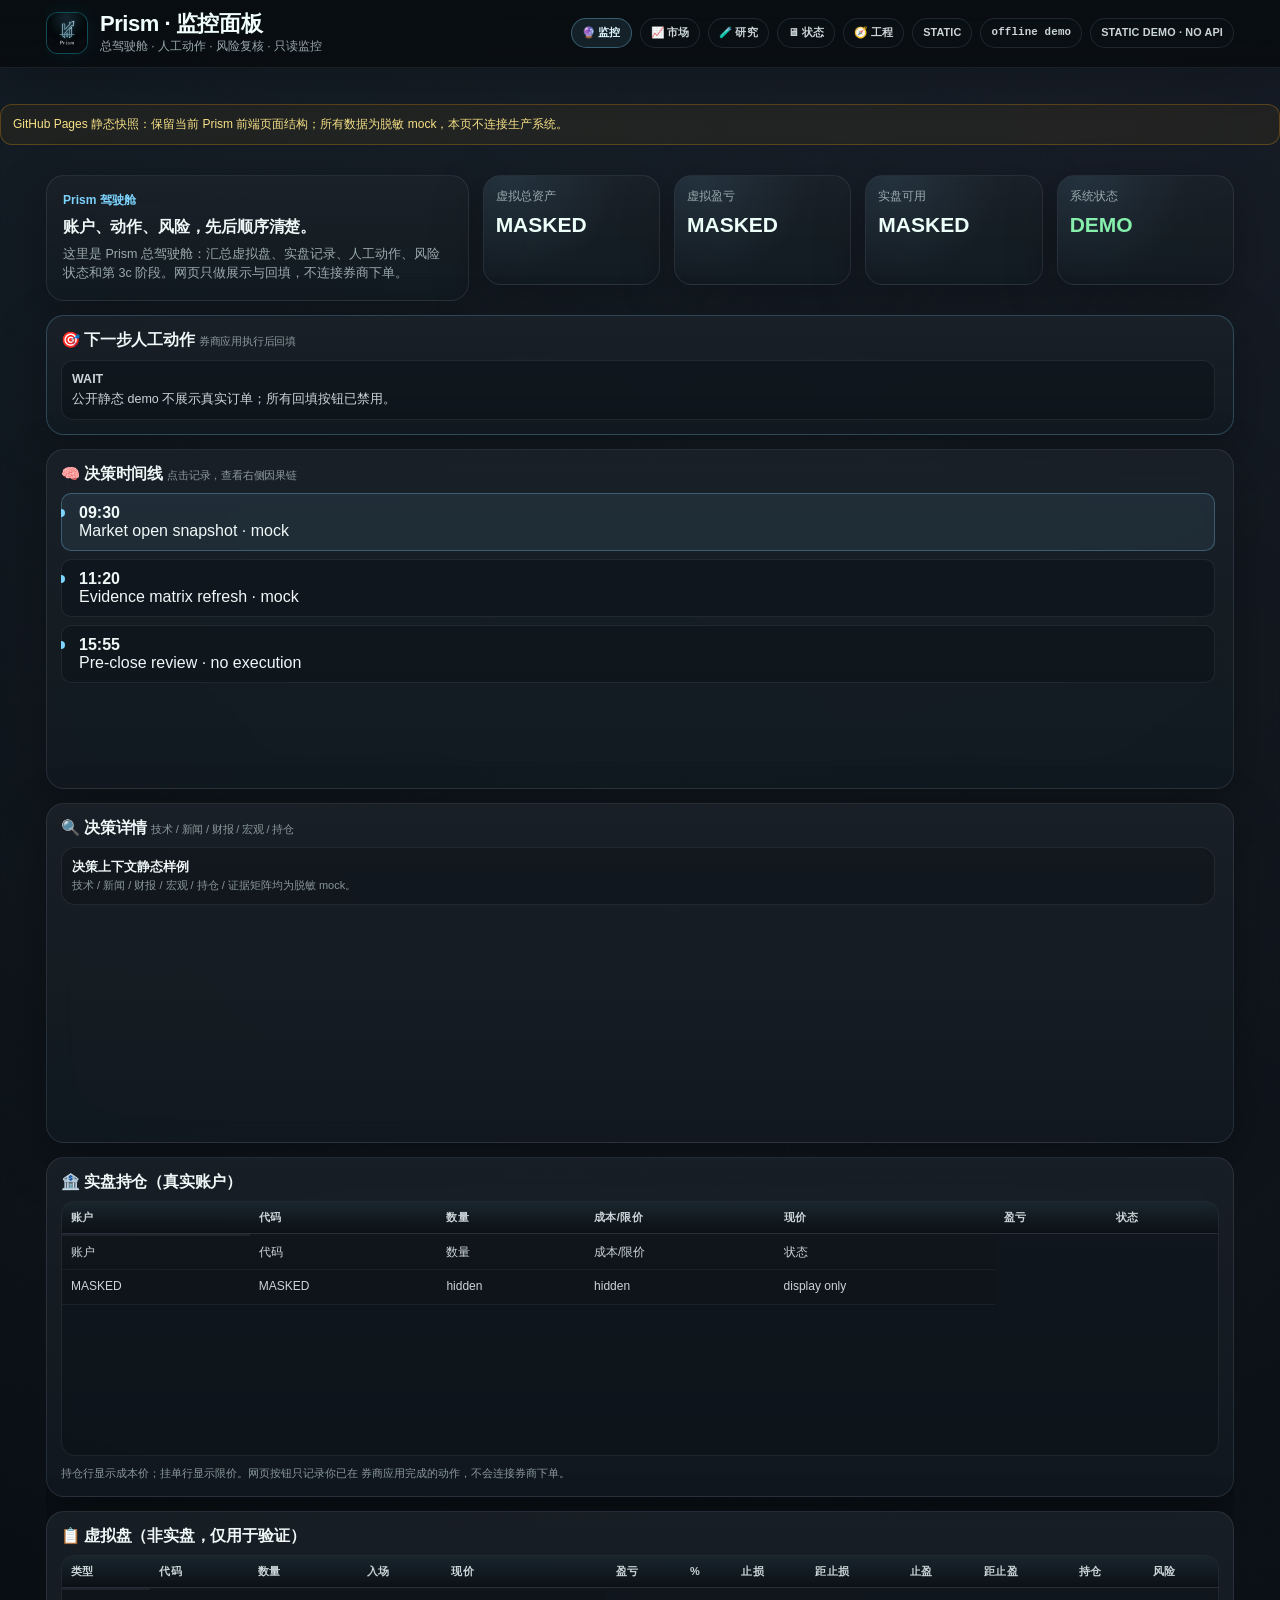
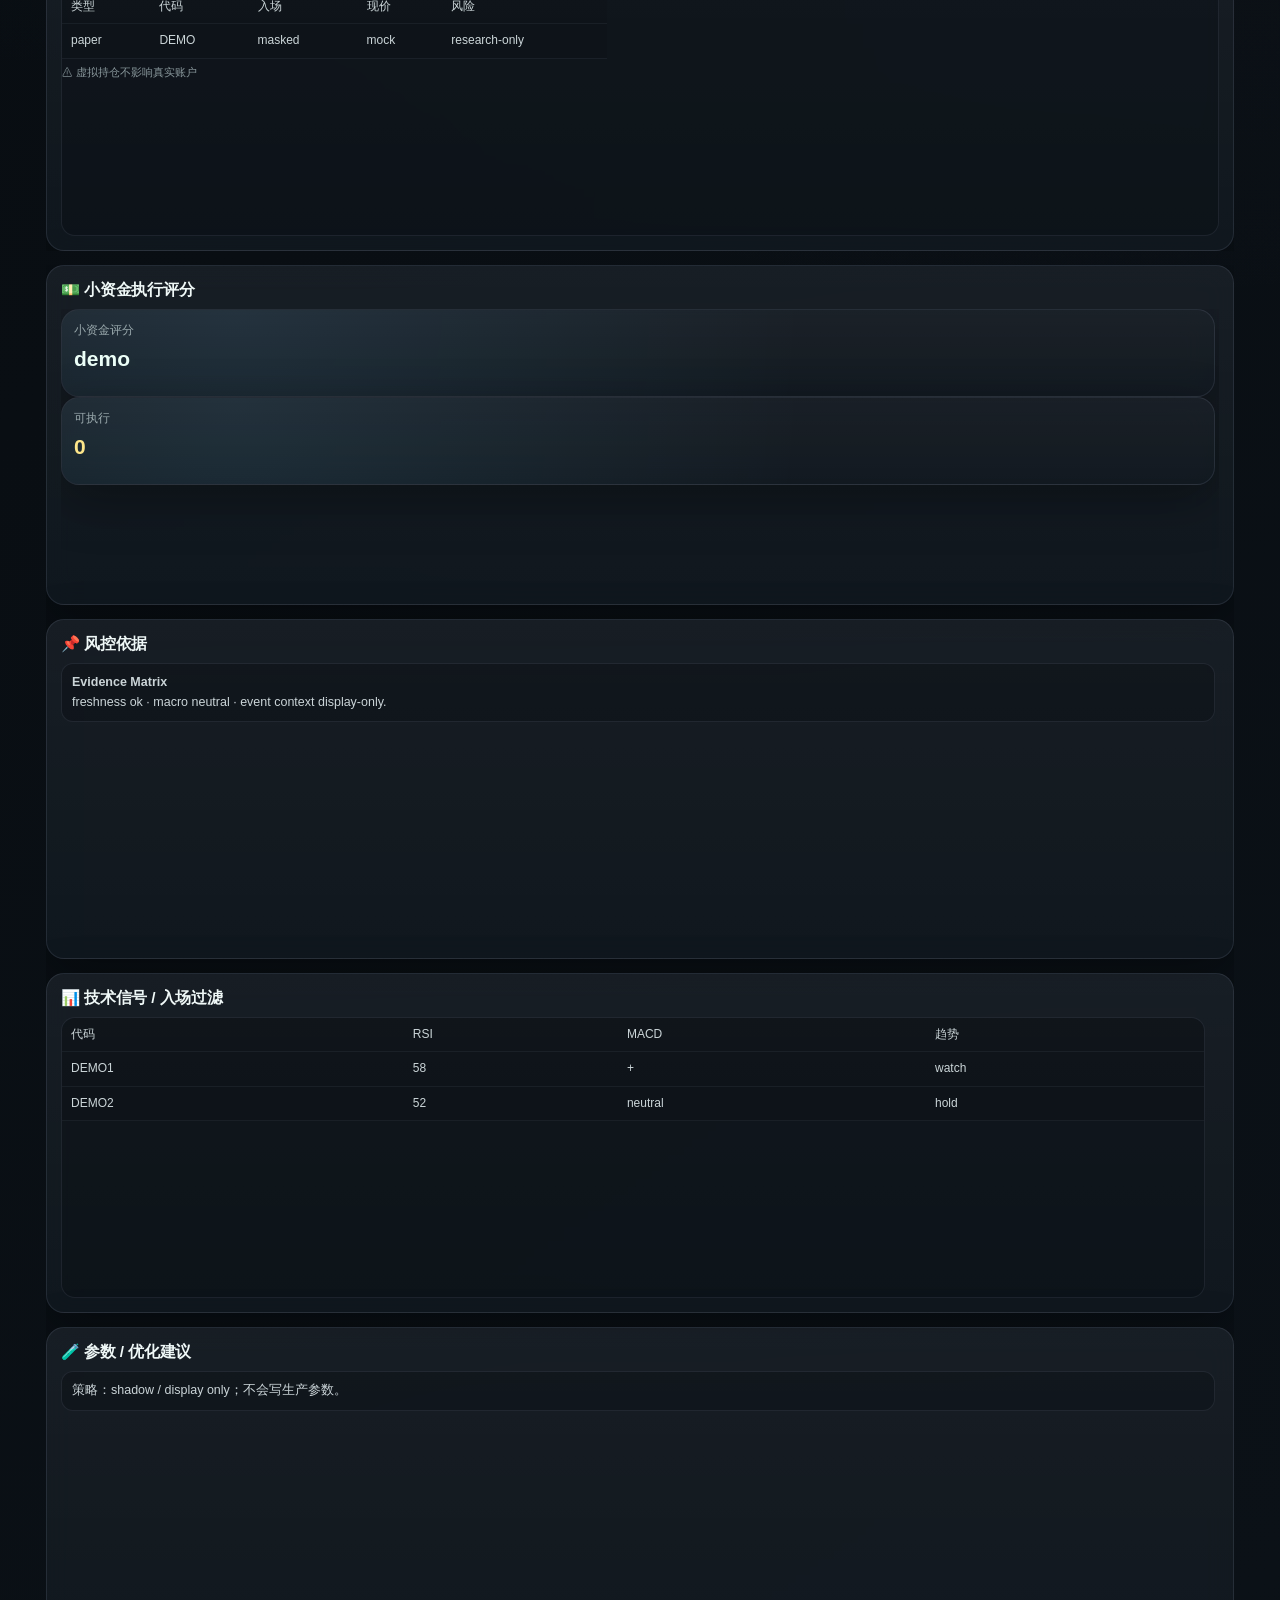
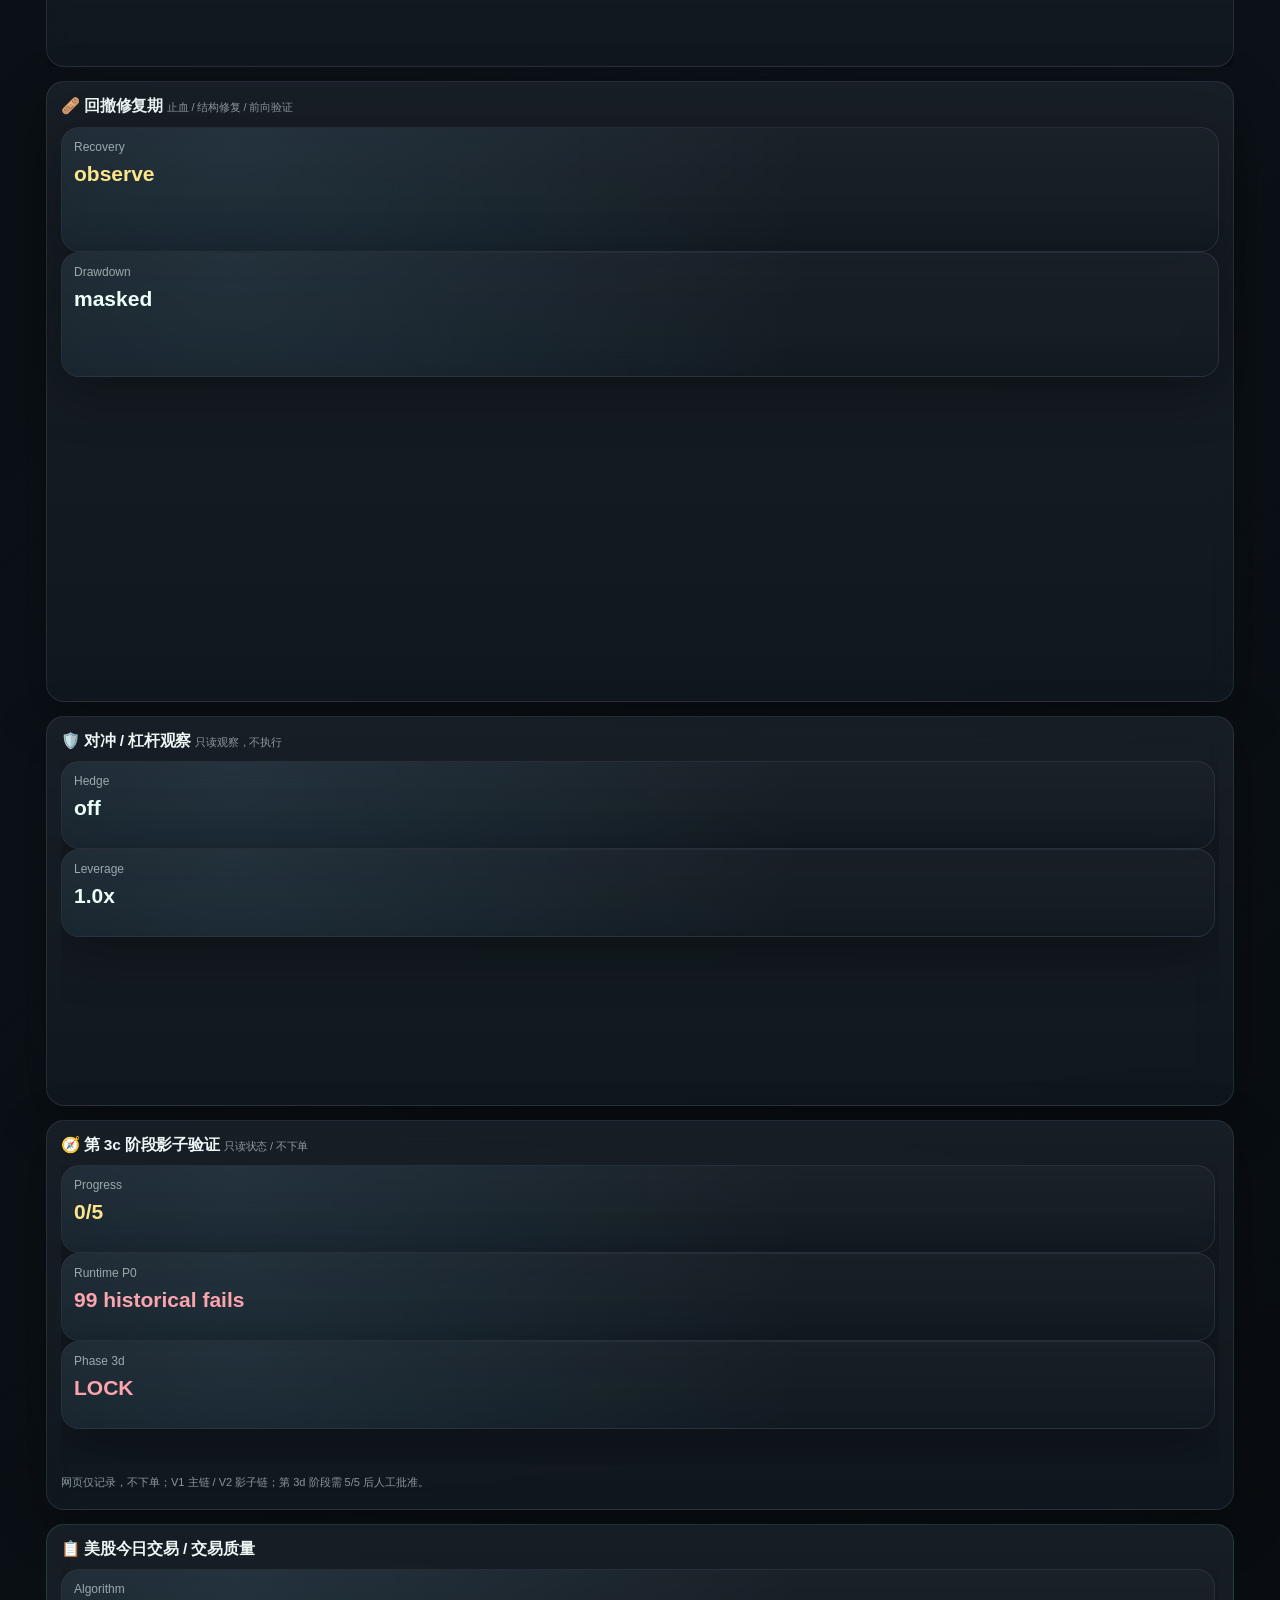
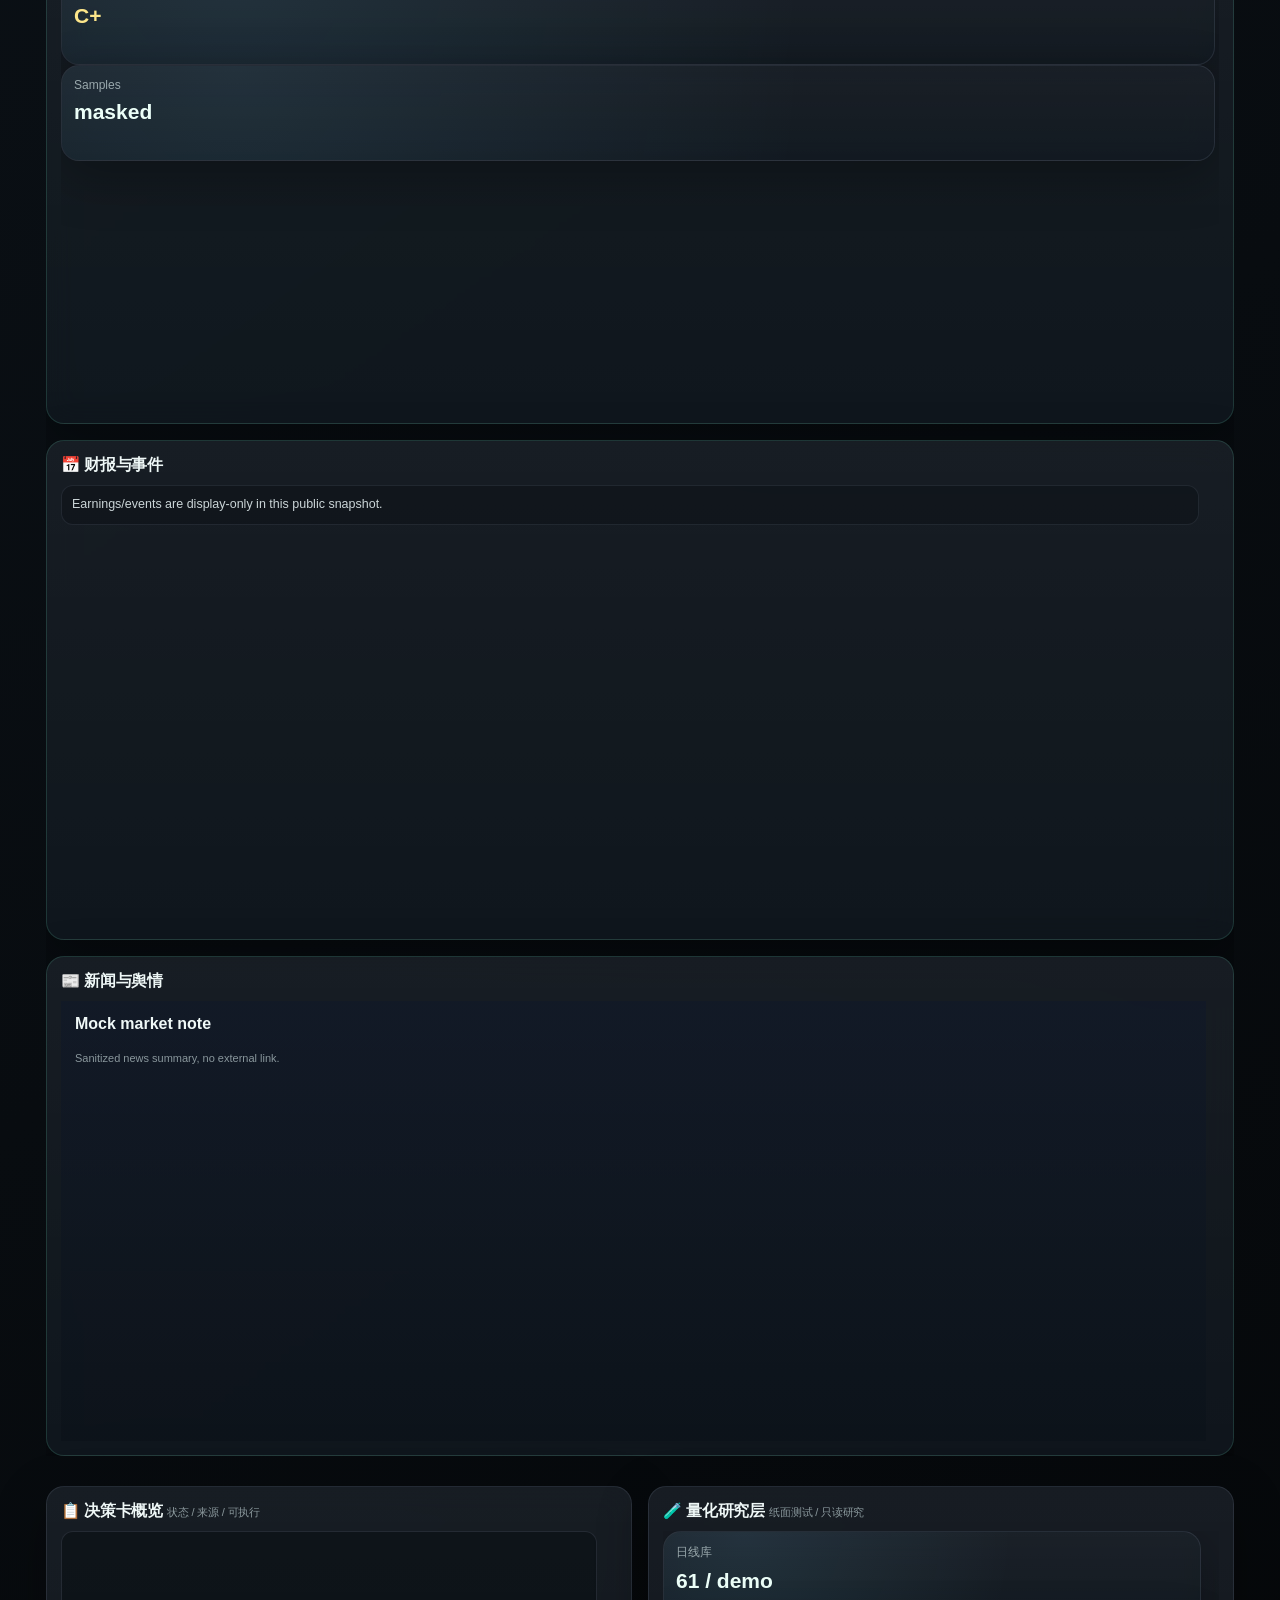
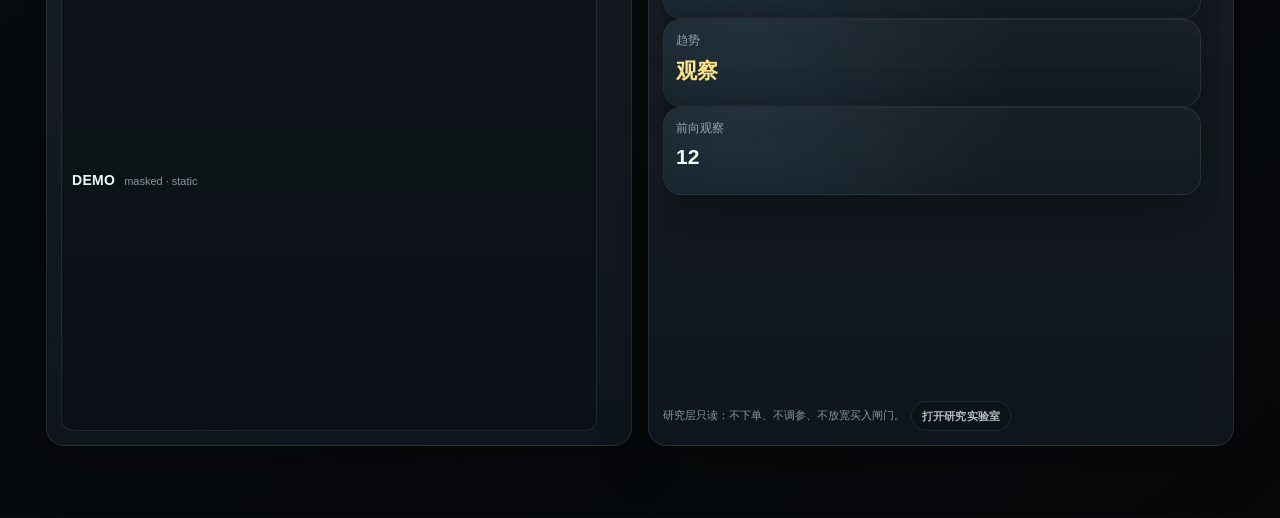
<file: docs/site/monitor.html>
<!doctype html>
<html lang="zh-CN">
<head>
<meta charset="utf-8">
<meta name="viewport" content="width=device-width, initial-scale=1">
<title>Prism · 监控面板</title>
<style>

:root{
  --green:#10b981;
  --green2:#4af2b5;
  --red:#ef4444;
  --cyan:#22d3ee;
  --blue:#67b7ff;
  --orange:#f59e0b;
  --yellow:#ffd166;
  --purple:#8b5cf6;
  --bg:#07100f;
  --bg2:#0a1815;
  --card:rgba(13,28,25,.74);
  --card2:rgba(17,38,35,.62);
  --border:rgba(123,255,209,.14);
  --border2:rgba(255,255,255,.075);
  --text:#eafff8;
  --textDim:#9db7b0;
  --textSoft:#7fa39a;
  --shadow:0 18px 60px rgba(0,0,0,.26);
}
*{box-sizing:border-box}
html,body{margin:0;max-width:100%;overflow-x:hidden}
body{
  font-family:-apple-system,BlinkMacSystemFont,'Segoe UI','PingFang SC','Microsoft YaHei',Roboto,sans-serif;
  background:
    radial-gradient(circle at 12% -8%,rgba(34,211,238,.12),transparent 30%),
    radial-gradient(circle at 86% 0,rgba(16,185,129,.12),transparent 28%),
    linear-gradient(145deg,#07100f,#0a1815 48%,#040807);
  color:var(--text);
  min-height:100vh;
  padding-top:92px;
  padding-bottom:42px;
}
a{color:inherit;text-decoration:none}
.mono{font-family:ui-monospace,SFMono-Regular,Menlo,Monaco,Consolas,"Liberation Mono",monospace}
.up,.good{color:var(--green2)!important}
.down,.bad{color:#ff6b7a!important}
.warn,.warn-t{color:var(--yellow)!important}
.muted,.sub,.small,.k,.footer-note,.rv{color:var(--textDim)!important}
.small{font-size:12px}
.footer-note{font-size:12px;line-height:1.65;margin-top:10px}
::-webkit-scrollbar{width:6px;height:6px}
::-webkit-scrollbar-thumb{background:rgba(74,242,181,.34);border-radius:999px}
::-webkit-scrollbar-track{background:rgba(255,255,255,.03)}
*{scrollbar-color:rgba(74,242,181,.34) rgba(255,255,255,.03)}


.top-bar{
  position:fixed;
  top:0;left:0;right:0;
  z-index:100;
  background:linear-gradient(180deg,rgba(4,18,17,.88),rgba(4,11,13,.74));
  border-bottom:1px solid rgba(123,255,209,.12);
  box-shadow:0 18px 60px rgba(0,0,0,.22);
  backdrop-filter:blur(18px) saturate(1.15);
  -webkit-backdrop-filter:blur(18px) saturate(1.15);
}
.prism-header-unified{
  max-width:1440px;
  margin:0 auto;
  padding:12px 16px 13px;
  overflow:hidden;
}
.prism-header-row{
  display:grid;
  grid-template-columns:minmax(260px,1fr) auto;
  gap:16px;
  align-items:center;
  min-width:0;
}
.prism-brand{
  display:flex;
  align-items:center;
  gap:12px;
  min-width:0;
}
.brand-logo{
  width:42px;height:42px;flex:0 0 auto;
  border-radius:12px;
  border:1px solid rgba(34,211,238,.32);
  object-fit:cover;
  background:rgba(6,18,16,.50);
  box-shadow:inset 0 0 0 1px rgba(255,255,255,.035),0 0 22px rgba(34,211,238,.08);
}
.logo-fallback:before{
  content:"Prism";
  display:grid;place-items:center;
  width:42px;height:42px;border-radius:12px;
  border:1px solid rgba(34,211,238,.32);
  color:#bff8ee;font-size:9px;font-weight:800;
  background:rgba(6,18,16,.65);
}
.prism-title-block{min-width:0}
.prism-title-block h1{
  margin:0;
  color:#f0fffb;
  font-size:22px;
  line-height:1.05;
  font-weight:760;
  letter-spacing:-.45px;
  white-space:nowrap;
  overflow:hidden;
  text-overflow:ellipsis;
}
.prism-title-block p{
  margin:4px 0 0;
  color:var(--textDim);
  font-size:12px;
  line-height:1.25;
  white-space:nowrap;
  overflow:hidden;
  text-overflow:ellipsis;
}
.prism-nav{
  display:flex;
  align-items:center;
  justify-content:flex-end;
  gap:8px;
  flex-wrap:nowrap;
  max-width:100%;
  min-width:0;
  overflow-x:auto;
  overflow-y:hidden;
  scrollbar-width:none;
}
.prism-nav::-webkit-scrollbar{display:none}
.pill{
  display:inline-flex;
  align-items:center;
  justify-content:center;
  gap:5px;
  min-height:30px;
  padding:7px 10px;
  border-radius:999px;
  font-size:12px;
  line-height:1;
  white-space:nowrap;
  background:rgba(6,18,16,.42);
  border:1px solid rgba(123,255,209,.14);
  color:#bfe8df;
}
.pill.active{
  border-color:rgba(103,183,255,.36);
  background:rgba(103,183,255,.10);
  color:#dbeafe;
}
.pill.ok{color:var(--green2);border-color:rgba(74,242,181,.28);background:rgba(74,242,181,.09)}
.pill.warn{color:var(--yellow);border-color:rgba(255,209,102,.28);background:rgba(255,209,102,.08)}
.pill.danger{color:#ff6b7a;border-color:rgba(255,107,122,.28);background:rgba(255,107,122,.08)}

.page{
  max-width:1440px;
  margin:0 auto;
  padding:18px 16px 30px;
  display:grid;
  gap:14px;
}
.card,.metric{
  min-width:0;
  background:linear-gradient(180deg,rgba(255,255,255,.045),rgba(255,255,255,.012)),var(--card);
  border:1px solid var(--border);
  border-radius:18px;
  box-shadow:var(--shadow);
  backdrop-filter:blur(16px);
}
.card{padding:14px}
.card h2{
  margin:0 0 10px;
  color:#eafff8;
  font-size:17px;
  line-height:1.25;
  font-weight:740;
}
.hero{
  display:grid;
  grid-template-columns:minmax(280px,.72fr) minmax(0,1.28fr);
  gap:14px;
  align-items:stretch;
}
.hero-copy{padding:16px}
.eyebrow{
  color:var(--blue);
  font-size:12px;
  font-weight:800;
  margin-bottom:8px;
}
.hero-copy h2{
  margin:0 0 8px;
  font-size:23px;
  line-height:1.18;
  letter-spacing:-.5px;
}
.hero-copy p{
  margin:0;
  color:var(--textDim);
  line-height:1.7;
  font-size:13px;
}
.grid{display:grid;gap:14px}
.g-4,.heroMetrics{grid-template-columns:repeat(4,minmax(0,1fr))}
.metric{
  position:relative;
  overflow:hidden;
  min-height:88px;
  padding:12px;
}
.metric:before{
  content:"";
  position:absolute;
  inset:0;
  background:radial-gradient(circle at 15% 0%,rgba(74,242,181,.16),transparent 58%);
  pointer-events:none;
}
.metric .k,.metric .v{position:relative;z-index:1}
.metric .k{font-size:12px;margin-bottom:8px}
.metric .v{font-size:21px;font-weight:790;color:#ecfff8}

.action{border-color:rgba(103,183,255,.24)}
.decision-grid{
  display:grid;
  grid-template-columns:minmax(360px,.9fr) minmax(420px,1.1fr);
  gap:14px;
  align-items:stretch;
}
.account-grid{
  display:grid;
  grid-template-columns:minmax(420px,.95fr) minmax(520px,1.05fr);
  gap:14px;
  align-items:start;
  overflow-x:auto;
}
.account-grid>.card{min-width:420px}
.signal-grid{
  display:grid;
  grid-template-columns:repeat(4,minmax(250px,1fr));
  gap:14px;
  align-items:stretch;
  overflow-x:auto;
}
.risk-grid{
  display:grid;
  grid-template-columns:repeat(3,minmax(280px,1fr));
  gap:14px;
}
.info-grid{
  display:grid;
  grid-template-columns:minmax(320px,1.05fr) minmax(220px,.68fr) minmax(330px,1.05fr);
  gap:14px;
  align-items:start;
  overflow-x:auto;
}
.info-grid>.card{
  height:auto;
  min-height:190px;
  max-height:310px;
  overflow:hidden;
}
.info-grid>.quality-card,.info-grid>.news-card{
  min-height:245px;
  max-height:340px;
}
.earnings-card{
  min-height:150px!important;
  max-height:220px!important;
}
.table-wrap{
  max-width:100%;
  overflow:auto;
  border-radius:14px;
  border:1px solid rgba(123,255,209,.10);
}
table{width:100%;border-collapse:collapse;font-size:12px}
th,td{padding:8px 9px;text-align:left;border-bottom:1px solid rgba(123,255,209,.08);white-space:nowrap}
th{background:rgba(15,23,42,.72);color:var(--textDim);font-weight:640}
td{color:#e9f4f3}
.list{display:grid;gap:8px}
.row{
  display:flex;
  align-items:center;
  justify-content:space-between;
  gap:10px;
  padding:8px 0;
  border-bottom:1px solid rgba(123,255,209,.08);
}
.row:last-child{border-bottom:0}
.earnings-card #earningsList{
  display:grid;
  gap:8px;
  align-content:start;
  max-height:150px;
  overflow:auto;
  padding-right:3px;
}
.earnings-card #earningsList .row{
  min-height:42px;
  padding:9px 10px;
  border-radius:13px;
  background:linear-gradient(180deg,rgba(255,255,255,.046),rgba(255,255,255,.014)),rgba(13,28,25,.72);
  border:1px solid rgba(123,255,209,.15);
  box-shadow:inset 0 1px 0 rgba(255,255,255,.035);
}
.earnings-card #earningsList .row span:first-child{
  display:inline-flex;
  align-items:center;
  justify-content:center;
  min-width:42px;
  padding:5px 8px;
  border-radius:10px;
  color:#eff6ff;
  font-size:13px;
  font-weight:780;
  letter-spacing:.2px;
  background:rgba(103,183,255,.08);
  border:1px solid rgba(103,183,255,.16);
}
.earnings-card #earningsList .row .rv{
  color:#9db7b0;
  font-size:11.5px;
  white-space:nowrap;
}
#decisionDetail,#qualityBox,#strategyBox,#evidenceMatrix,#techList,#smallScoreBox,#newsList,#phase3cBox{
  max-height:300px;
  overflow:auto;
  padding-right:4px;
}
#earningsList{max-height:150px;overflow:auto}
.news-card #newsList,.quality-card #qualityBox{max-height:275px}
.detail-box{
  border:1px solid rgba(123,255,209,.12);
  background:rgba(6,18,16,.30);
  border-radius:14px;
  padding:10px;
}
.node{
  border:1px solid rgba(123,255,209,.12);
  background:rgba(6,18,16,.26);
  border-radius:14px;
  padding:10px;
  margin-bottom:8px;
  cursor:pointer;
}
.node.active{border-color:rgba(103,183,255,.32);background:rgba(103,183,255,.08)}
.node .t{font-size:11px;color:var(--textDim)}
.node .a{margin-top:5px;color:#f3fffd;font-weight:700}
.node .r{margin-top:4px;color:var(--textDim);font-size:12px;line-height:1.45}
button,.btn{
  border:1px solid rgba(123,255,209,.16);
  background:rgba(6,18,16,.42);
  color:#eef8f7;
  border-radius:10px;
  padding:7px 10px;
  cursor:pointer;
}
button:hover,.btn:hover{border-color:rgba(74,242,181,.30)}

@media(max-width:1120px){
  body{padding-top:128px}
  .prism-header-row,.hero,.decision-grid,.risk-grid{grid-template-columns:1fr}
  .prism-nav{justify-content:flex-start}
  .g-4,.heroMetrics{grid-template-columns:repeat(2,minmax(0,1fr))}
}
@media(max-width:760px){
  body{padding-top:144px}
  .prism-header-unified{padding:11px 12px}
  .prism-title-block h1{font-size:20px}
  .prism-title-block p{white-space:normal}
  .page{padding:14px 12px 24px}
  .g-4,.heroMetrics{grid-template-columns:1fr}
  .account-grid,.signal-grid,.info-grid{gap:12px}
  .news-card #newsList{max-height:420px!important;padding-right:14px!important}
  .news-card #newsList>a,.news-card #newsList .reason{padding:14px 14px!important;min-height:0!important;max-height:none!important;height:auto!important}
  .news-title{font-size:14px!important;line-height:1.42!important;-webkit-line-clamp:3!important;display:-webkit-box!important;-webkit-box-orient:vertical!important;overflow:hidden!important}
  .news-meta{font-size:12px!important;gap:6px!important;margin-bottom:8px!important}
  .news-summary{font-size:13px!important;margin-top:8px!important;display:-webkit-box!important;-webkit-line-clamp:3!important;-webkit-box-orient:vertical!important;overflow:hidden!important}
  .news-tickers{gap:6px!important;margin-top:10px!important}
  .news-tickers .tag,.news-card .tag{padding:5px 8px!important;font-size:11px!important}
  .prism-nav{padding-left:16px!important;padding-right:16px!important;justify-content:flex-start!important;scroll-padding-left:16px!important}
  .pill{font-size:12px!important;padding:9px 11px!important;min-height:34px!important}
  .info-grid>.card{max-height:none}
}


.action-main{display:grid;grid-template-columns:minmax(0,1.05fr) minmax(280px,.95fr);gap:12px;align-items:start}
.action-copy,.action-ops{display:grid;gap:10px;min-width:0}
.action-ticket{padding:14px;border-radius:16px;background:linear-gradient(135deg,rgba(74,242,181,.13),rgba(103,183,255,.07));border:1px solid rgba(123,255,209,.18);box-shadow:inset 0 1px 0 rgba(255,255,255,.035);min-width:0}
.action-kicker{font-size:11px;color:var(--textDim);letter-spacing:.08em;margin-bottom:6px}
.action-symbol{font-size:32px;font-weight:900;letter-spacing:.02em;line-height:1;color:#f0fffb}
.action-desc{line-height:1.65;overflow-wrap:anywhere}.action-meta{display:flex;gap:8px;flex-wrap:wrap;margin:10px 0}
.mini-pill,.tag{display:inline-flex;align-items:center;gap:4px;font-size:11px;padding:4px 7px;border-radius:999px;background:rgba(6,18,16,.38);color:#dff7f0;border:1px solid rgba(255,255,255,.07);white-space:nowrap}
.reason{padding:9px 10px;border:1px solid rgba(123,255,209,.10);border-radius:12px;background:rgba(6,18,16,.30);color:#b9cbc6;line-height:1.52;font-size:12px;overflow-wrap:anywhere}.reason.compact{padding:8px 9px}
.candidate-strip{display:grid;grid-template-columns:repeat(auto-fit,minmax(118px,1fr));gap:8px;margin-top:10px}
.candidate{padding:9px;border-radius:12px;background:rgba(13,28,25,.68);border:1px solid rgba(123,255,209,.12);font-size:11px;display:grid;gap:4px;min-width:0}.candidate b{font-size:13px;color:#effffb}.candidate span{color:var(--textDim);white-space:nowrap;overflow:hidden;text-overflow:ellipsis}
.logic-note{margin-top:10px;font-size:11px;line-height:1.5;color:var(--textDim)}
.order-grid{display:grid;grid-template-columns:repeat(auto-fit,minmax(132px,1fr));gap:8px}
.field{background:rgba(6,18,16,.32);border:1px solid rgba(123,255,209,.10);border-radius:12px;padding:9px;min-width:0}.field .l{font-size:10px;color:var(--textDim)}.field .x{font:700 14px ui-monospace,SFMono-Regular,Menlo,Monaco,Consolas,monospace;margin-top:3px;white-space:nowrap;overflow:hidden;text-overflow:ellipsis;color:#eefdf9}
.btns{display:flex;gap:8px;flex-wrap:wrap;margin-top:8px}.btn.ok{color:var(--green2);border-color:rgba(74,242,181,.28);background:rgba(74,242,181,.08)}.btn.danger{color:#ff9aaa;border-color:rgba(255,107,122,.28);background:rgba(255,107,122,.08)}
.quality-grid{display:grid;grid-template-columns:repeat(auto-fit,minmax(128px,1fr));gap:8px}
.quality-list,.recovery-metrics,.gate-list,.signal-row{display:grid;gap:8px}
.gate,.tech-mini{display:flex;justify-content:space-between;align-items:center;gap:10px;padding:8px 9px;border-radius:12px;background:rgba(6,18,16,.28);border:1px solid rgba(123,255,209,.10)}
.gate.pass{border-color:rgba(74,242,181,.24)}.gate.warn{border-color:rgba(255,209,102,.24)}.gate.block{border-color:rgba(255,107,122,.24)}
.gname,.news-meta,.news-summary,.news-tickers{color:var(--textDim);font-size:12px}.gval,.title,.news-title{color:#f0fffb;font-weight:700}.news-title{line-height:1.35}.news-summary{line-height:1.45;margin-top:4px}.news-meta,.news-tickers{margin-top:5px}
@media(max-width:900px){.action-main{grid-template-columns:1fr}.action-symbol{font-size:28px}}



.decision-grid{
  align-items:start!important;
}
.decision-grid>.card{
  min-height:360px!important;
  max-height:520px!important;
  overflow:hidden!important;
  display:flex!important;
  flex-direction:column!important;
}
.decision-grid>.card>h2{
  flex:0 0 auto!important;
}
.timeline,
#decisionTimeline{
  flex:1 1 auto!important;
  min-height:0!important;
  max-height:430px!important;
  overflow:auto!important;
  padding-right:4px!important;
  overscroll-behavior:contain!important;
  -webkit-overflow-scrolling:touch!important;
}
#decisionDetail{
  flex:1 1 auto!important;
  min-height:0!important;
  max-height:430px!important;
  overflow:auto!important;
  padding-right:4px!important;
  overscroll-behavior:contain!important;
  -webkit-overflow-scrolling:touch!important;
}
.node{
  position:relative!important;
  padding:10px 10px 10px 17px!important;
  border-left:2px solid rgba(123,255,209,.22)!important;
  border-top:0!important;
  border-right:0!important;
  border-bottom:0!important;
  border-radius:10px!important;
  background:rgba(6,18,16,.22)!important;
  margin-bottom:8px!important;
  cursor:pointer!important;
}
.node:before{
  content:""!important;
  position:absolute!important;
  left:-5px!important;
  top:15px!important;
  width:8px!important;
  height:8px!important;
  border-radius:50%!important;
  background:var(--blue)!important;
}
.node.buy:before{background:var(--green2)!important}
.node.sell:before,.node.event_reduce:before{background:#ff6b7a!important}
.node.scan:before{background:#64748b!important}
.node.active{
  background:rgba(103,183,255,.08)!important;
  border-left-color:rgba(103,183,255,.45)!important;
}
.node .t{
  font-size:11px!important;
  color:var(--textDim)!important;
}
.node .a{
  margin-top:5px!important;
  color:#f3fffd!important;
  font-weight:760!important;
}
.node .r{
  margin-top:4px!important;
  color:var(--textDim)!important;
  font-size:12px!important;
  line-height:1.45!important;
  display:-webkit-box!important;
  -webkit-line-clamp:2!important;
  -webkit-box-orient:vertical!important;
  overflow:hidden!important;
}


#actionBody{
  max-height:520px!important;
  overflow:auto!important;
  padding-right:4px!important;
  overscroll-behavior:contain!important;
}
#qualityBox,
#strategyBox,
#evidenceMatrix,
#techList,
#smallScoreBox,
#newsList,
#phase3cBox,
#quantResearchBox{
  overflow:auto!important;
  overscroll-behavior:contain!important;
  -webkit-overflow-scrolling:touch!important;
}
.signal-grid>.card{
  min-height:220px!important;
  max-height:360px!important;
  overflow:hidden!important;
  display:flex!important;
  flex-direction:column!important;
}
.signal-grid>.card>h2{flex:0 0 auto!important}
.signal-grid>.card>div{flex:1 1 auto!important;min-height:0!important}
.risk-grid>.card{
  min-height:220px!important;
  max-height:360px!important;
  overflow:hidden!important;
  display:flex!important;
  flex-direction:column!important;
}
.risk-grid>.card>h2{flex:0 0 auto!important}
.risk-grid>.card>div:first-of-type{flex:1 1 auto!important;min-height:0!important}
.research-card{
  max-height:360px!important;
  overflow:hidden!important;
}
.research-card #quantResearchBox{
  max-height:250px!important;
  overflow:auto!important;
}


.reason,
.detail-box,
.action-desc,
.logic-note,
.footer-note{
  overflow-wrap:anywhere!important;
  word-break:break-word!important;
}
@media(max-width:900px){
  .decision-grid>.card{
    max-height:none!important;
  }
  .timeline,
  #decisionTimeline,
  #decisionDetail{
    max-height:360px!important;
  }
  #actionBody{
    max-height:620px!important;
  }
}



.risk-grid{
  grid-template-columns:repeat(2,minmax(280px,1fr))!important;
  align-items:start!important;
}
.recovery-card{
  grid-column:1 / -1!important;
  min-height:0!important;
  max-height:none!important;
  height:auto!important;
  overflow:visible!important;
  display:block!important;
}
.recovery-card>h2{
  margin-bottom:10px!important;
}
#recoveryBox{
  max-height:none!important;
  height:auto!important;
  overflow:visible!important;
  min-height:0!important;
  padding-right:0!important;
}
#recoveryBox .recovery-metrics{
  grid-template-columns:repeat(4,minmax(150px,1fr))!important;
  gap:10px!important;
  margin-bottom:10px!important;
}
#recoveryBox .metric{
  min-height:104px!important;
}
#recoveryBox .reason{
  margin-bottom:7px!important;
}
#recoveryBox>div[style*="max-height:180px"]{
  max-height:220px!important;
  overflow-y:auto!important;
  overflow-x:hidden!important;
  border-color:rgba(123,255,209,.12)!important;
  background:rgba(6,18,16,.26)!important;
}
#recoveryBox>div[style*="background:rgba(0,0,0,.12)"]{
  border-color:rgba(123,255,209,.12)!important;
  background:rgba(6,18,16,.26)!important;
}
#recoveryBox>div[style*="display:flex"]{
  margin-top:12px!important;
  color:#eafff8!important;
  border-bottom-color:rgba(123,255,209,.12)!important;
}


.risk-grid>.card:not(.recovery-card){
  min-height:240px!important;
  max-height:380px!important;
  overflow:hidden!important;
  display:flex!important;
  flex-direction:column!important;
}
.risk-grid>.card:not(.recovery-card)>h2{
  flex:0 0 auto!important;
}
.risk-grid>.card:not(.recovery-card)>div:first-of-type{
  flex:1 1 auto!important;
  min-height:0!important;
  overflow:auto!important;
  padding-right:4px!important;
  overscroll-behavior:contain!important;
}


#actionBody{
  max-height:640px!important;
}


@media(max-width:1120px){
  .risk-grid{
    grid-template-columns:1fr!important;
  }
  #recoveryBox .recovery-metrics{
    grid-template-columns:repeat(2,minmax(0,1fr))!important;
  }
}
@media(max-width:640px){
  #recoveryBox .recovery-metrics{
    grid-template-columns:1fr!important;
  }
}





.table-wrap{
  background:rgba(6,18,16,.22)!important;
  border-color:rgba(123,255,209,.12)!important;
}
table thead th,
th{
  background:linear-gradient(180deg,rgba(74,242,181,.105),rgba(6,18,16,.56))!important;
  color:#bff8ee!important;
  border-bottom:1px solid rgba(123,255,209,.18)!important;
  font-weight:720!important;
}
td{
  background:rgba(6,18,16,.12)!important;
  border-bottom:1px solid rgba(123,255,209,.075)!important;
}
tbody tr:hover td{
  background:rgba(74,242,181,.045)!important;
}


.news-card{
  min-height:200px!important;
  max-height:none!important;
  height:auto!important;
}
.news-card #newsList{
  display:grid!important;
  gap:10px!important;
  max-height:380px!important;
  overflow-y:auto!important;
  padding-right:12px!important;
  scrollbar-gutter:stable!important;
  -webkit-overflow-scrolling:touch!important;
}
.news-card #newsList>a,
.news-card #newsList .reason{
  display:block!important;
  padding:12px 14px!important;
  border-radius:14px!important;
  background:
    linear-gradient(180deg,rgba(255,255,255,.043),rgba(255,255,255,.012)),
    rgba(6,18,16,.36)!important;
  border:1px solid rgba(123,255,209,.12)!important;
  box-shadow:inset 0 1px 0 rgba(255,255,255,.035)!important;
  text-decoration:none!important;
  height:auto!important;
  min-height:0!important;
}
.news-card #newsList>a:hover{
  border-color:rgba(74,242,181,.28)!important;
  background:
    linear-gradient(180deg,rgba(255,255,255,.055),rgba(255,255,255,.016)),
    rgba(10,30,25,.46)!important;
}
.news-title{
  color:#effffb!important;
  font-weight:760!important;
  line-height:1.38!important;
  font-size:13px!important;
  margin-bottom:6px!important;
}
.news-meta{
  display:flex!important;
  align-items:center!important;
  justify-content:space-between!important;
  gap:8px!important;
  flex-wrap:wrap!important;
  color:#9db7b0!important;
  font-size:11px!important;
  margin-bottom:6px!important;
}
.news-summary{
  color:#b8ccc7!important;
  font-size:12px!important;
  line-height:1.48!important;
  margin-top:5px!important;
}
.news-tickers{
  display:flex!important;
  gap:5px!important;
  flex-wrap:wrap!important;
  margin-top:8px!important;
}
.news-tickers .tag,
.news-card .tag{
  background:rgba(103,183,255,.08)!important;
  border:1px solid rgba(103,183,255,.18)!important;
  color:#dbeafe!important;
}


#techList{
  display:grid!important;
  gap:10px!important;
  max-height:330px!important;
  overflow:auto!important;
  padding-right:4px!important;
}
#techList>.muted,
#techList>span.muted{
  padding:9px 10px!important;
  border-radius:12px!important;
  border:1px dashed rgba(123,255,209,.14)!important;
  background:rgba(6,18,16,.25)!important;
}
#techList .reason{
  padding:11px 12px!important;
  border-radius:14px!important;
  background:
    linear-gradient(180deg,rgba(255,255,255,.043),rgba(255,255,255,.012)),
    rgba(6,18,16,.35)!important;
  border:1px solid rgba(123,255,209,.12)!important;
  margin:0!important;
}
.signal-row{
  display:flex!important;
  align-items:center!important;
  justify-content:space-between!important;
  gap:10px!important;
  margin-bottom:8px!important;
}
.signal-row b{
  color:#f0fffb!important;
  font-size:14px!important;
}
.tag.good{
  color:var(--green2)!important;
  border-color:rgba(74,242,181,.24)!important;
  background:rgba(74,242,181,.08)!important;
}
.tag.bad{
  color:#ff9aaa!important;
  border-color:rgba(255,107,122,.24)!important;
  background:rgba(255,107,122,.08)!important;
}
.tag.warn,
.tag.warn-t{
  color:var(--yellow)!important;
  border-color:rgba(255,209,102,.24)!important;
  background:rgba(255,209,102,.08)!important;
}
.tech-mini{
  display:grid!important;
  grid-template-columns:repeat(3,minmax(0,1fr))!important;
  gap:7px!important;
  padding:0!important;
  background:transparent!important;
  border:0!important;
}
.tech-mini>div{
  min-width:0!important;
  padding:8px 9px!important;
  border-radius:11px!important;
  background:rgba(13,28,25,.62)!important;
  border:1px solid rgba(123,255,209,.10)!important;
  color:#9db7b0!important;
  font-size:11px!important;
  line-height:1.35!important;
}
.tech-mini b{
  display:block!important;
  margin-top:3px!important;
  color:#eafff8!important;
  font-size:12px!important;
  white-space:nowrap!important;
  overflow:hidden!important;
  text-overflow:ellipsis!important;
}
#techList .reason>.muted.small{
  display:block!important;
  margin-top:8px!important;
  line-height:1.45!important;
}


.info-grid{
  grid-template-columns:minmax(320px,1fr) minmax(240px,.72fr) minmax(360px,1.08fr)!important;
}
.info-grid>.card{
  border-color:rgba(123,255,209,.14)!important;
}
.quality-card #qualityBox{
  max-height:330px!important;
}


#smallScoreBox .reason,
#evidenceMatrix .reason,
#strategyBox .reason,
#qualityBox .reason,
#phase3cBox .reason,
#quantResearchBox .reason{
  margin-bottom:8px!important;
}


@media(max-width:980px){
  .tech-mini{
    grid-template-columns:repeat(2,minmax(0,1fr))!important;
  }
  .info-grid{
    grid-template-columns:1fr!important;
  }
  .news-card,
  .quality-card,
  .earnings-card{
    max-height:none!important;
  }
  .news-card #newsList,
  #techList,
  .quality-card #qualityBox{
    max-height:360px!important;
  }
}
@media(max-width:560px){
  .tech-mini{
    grid-template-columns:1fr!important;
  }
}



.candidate-box{
  overflow:hidden!important;
}



.news-card{
  padding:14px!important;
}
.news-card #newsList{
  display:grid!important;
  grid-template-columns:1fr!important;
  gap:10px!important;
  width:100%!important;
  max-height:330px!important;
  overflow:auto!important;
  padding:0 3px 0 0!important;
  margin:0!important;
}
.news-card #newsList>a.news-item,
.news-card #newsList>.news-item{
  display:block!important;
  width:100%!important;
  min-width:0!important;
  min-height:0!important;
  max-height:none!important;
  height:auto!important;
  padding:11px 12px!important;
  margin:0!important;
  border-radius:14px!important;
  background:
    linear-gradient(180deg,rgba(255,255,255,.043),rgba(255,255,255,.012)),
    rgba(6,18,16,.36)!important;
  border:1px solid rgba(123,255,209,.12)!important;
  box-shadow:inset 0 1px 0 rgba(255,255,255,.035)!important;
  text-decoration:none!important;
  overflow:hidden!important;
}
.news-card #newsList>a.news-item:hover{
  border-color:rgba(74,242,181,.28)!important;
  background:
    linear-gradient(180deg,rgba(255,255,255,.055),rgba(255,255,255,.016)),
    rgba(10,30,25,.46)!important;
}
.news-card #newsList>a.news-card{
  
  min-height:0!important;
  max-height:none!important;
  height:auto!important;
  width:100%!important;
  padding:11px 12px!important;
  margin:0!important;
}
.news-card #newsList .news-title{
  display:block!important;
  color:#effffb!important;
  font-weight:760!important;
  line-height:1.38!important;
  font-size:13px!important;
  margin:0 0 7px!important;
  overflow-wrap:anywhere!important;
}
.news-card #newsList .news-meta{
  display:flex!important;
  align-items:center!important;
  justify-content:flex-start!important;
  gap:6px!important;
  flex-wrap:wrap!important;
  color:#9db7b0!important;
  font-size:11px!important;
  margin:0 0 7px!important;
}
.news-card #newsList .news-summary{
  color:#b8ccc7!important;
  font-size:12px!important;
  line-height:1.48!important;
  margin:0!important;
  overflow-wrap:anywhere!important;
}
.news-card #newsList .news-tickers{
  display:flex!important;
  gap:5px!important;
  flex-wrap:wrap!important;
  margin-top:8px!important;
}
.news-card #newsList .tag{
  max-width:100%!important;
  white-space:nowrap!important;
}


.info-grid{
  grid-template-columns:minmax(330px,1fr) minmax(235px,.70fr) minmax(420px,1.25fr)!important;
  align-items:start!important;
}
.news-card{
  min-width:0!important;
}
@media(max-width:1180px){
  .info-grid{
    grid-template-columns:1fr!important;
  }
  .news-card #newsList{
    max-height:360px!important;
  }
}



a.news-item{
  display:block!important;
  min-height:0!important;
  max-height:none!important;
  height:auto!important;
  border-radius:14px!important;
  overflow:hidden!important;
}
#decisionDetail a.news-item{
  padding:10px 11px!important;
  margin-bottom:8px!important;
  background:rgba(6,18,16,.30)!important;
  border:1px solid rgba(123,255,209,.12)!important;
}





.prism-header-unified,
.page{
  max-width:1680px!important;
}
.page{
  width:min(1680px, calc(100vw - 36px))!important;
  padding-left:10px!important;
  padding-right:10px!important;
}


.info-grid{
  grid-template-columns:minmax(430px,1.08fr) minmax(250px,.62fr) minmax(500px,1.30fr)!important;
  gap:16px!important;
  align-items:start!important;
}


.quality-card{
  min-height:390px!important;
  max-height:520px!important;
  overflow:hidden!important;
  display:flex!important;
  flex-direction:column!important;
}
.quality-card>h2{
  flex:0 0 auto!important;
}
.quality-card #qualityBox{
  flex:1 1 auto!important;
  min-height:0!important;
  max-height:430px!important;
  overflow:auto!important;
  padding-right:4px!important;
  overscroll-behavior:contain!important;
  -webkit-overflow-scrolling:touch!important;
}


.quality-card .quality-grid{
  grid-template-columns:repeat(3,minmax(0,1fr))!important;
  gap:10px!important;
}
.quality-card .metric{
  min-height:96px!important;
}
.quality-card .reason{
  margin-bottom:8px!important;
}


.news-card{
  min-height:390px!important;
  max-height:520px!important;
}
.news-card #newsList{
  max-height:430px!important;
}


.earnings-card{
  min-height:190px!important;
  max-height:260px!important;
}


.account-grid{
  grid-template-columns:minmax(520px,.95fr) minmax(660px,1.05fr)!important;
}
.decision-grid{
  grid-template-columns:minmax(460px,.9fr) minmax(560px,1.1fr)!important;
}


@media(max-width:1280px){
  .page{
    width:calc(100vw - 24px)!important;
    padding-left:8px!important;
    padding-right:8px!important;
  }
  .info-grid{
    grid-template-columns:1fr!important;
  }
  .quality-card,
  .news-card{
    max-height:none!important;
  }
  .quality-card #qualityBox,
  .news-card #newsList{
    max-height:420px!important;
  }
  .account-grid,
  .decision-grid{
    grid-template-columns:1fr!important;
  }
}
@media(max-width:760px){
  .page{
    width:calc(100vw - 16px)!important;
    padding-left:6px!important;
    padding-right:6px!important;
  }
  .quality-card .quality-grid{
    grid-template-columns:repeat(2,minmax(0,1fr))!important;
  }
}
@media(max-width:520px){
  .quality-card .quality-grid{
    grid-template-columns:1fr!important;
  }
}



.prism-header-unified,
.page{
  max-width:1560px!important;
}
.page{
  width:min(1560px, calc(100vw - 80px))!important;
  padding-left:0!important;
  padding-right:0!important;
}
.prism-header-unified{
  width:min(1560px, calc(100vw - 80px))!important;
  padding-left:0!important;
  padding-right:0!important;
}


.info-grid{
  grid-template-columns:minmax(420px,1.05fr) minmax(250px,.64fr) minmax(480px,1.26fr)!important;
}


body{
  padding-left:0!important;
  padding-right:0!important;
}

@media(max-width:1280px){
  .prism-header-unified,
  .page{
    width:calc(100vw - 48px)!important;
    max-width:none!important;
  }
  .page{
    padding-left:0!important;
    padding-right:0!important;
  }
}
@media(max-width:760px){
  .prism-header-unified,
  .page{
    width:calc(100vw - 24px)!important;
  }
}





.prism-header-unified,
.page{
  max-width:1760px!important;
}
.page,
.prism-header-unified{
  width:min(1760px, calc(100vw - 48px))!important;
}
.page{
  padding-left:0!important;
  padding-right:0!important;
}


.hero,
.decision-grid,
.account-grid,
.signal-grid,
.risk-grid,
.info-grid{
  align-items:stretch!important;
}


.heroMetrics .metric,
#topMetrics .metric{
  min-height:110px!important;
  height:110px!important;
}


.decision-grid>.card{
  min-height:540px!important;
  height:540px!important;
  max-height:540px!important;
}
.timeline,
#decisionTimeline,
#decisionDetail{
  max-height:450px!important;
}


.account-grid>.card{
  min-height:360px!important;
  height:360px!important;
  max-height:360px!important;
  overflow:hidden!important;
  display:flex!important;
  flex-direction:column!important;
}
.account-grid>.card>h2,
.account-grid>.card>.footer-note{
  flex:0 0 auto!important;
}
.account-grid>.card>.table-wrap{
  flex:1 1 auto!important;
  min-height:0!important;
  overflow:auto!important;
}


.signal-grid>.card{
  min-height:360px!important;
  height:360px!important;
  max-height:360px!important;
  overflow:hidden!important;
  display:flex!important;
  flex-direction:column!important;
}
.signal-grid>.card>h2{
  flex:0 0 auto!important;
}
.signal-grid>.card>div{
  flex:1 1 auto!important;
  min-height:0!important;
  overflow:auto!important;
}


.risk-grid{
  grid-template-columns:repeat(2,minmax(360px,1fr))!important;
}
.risk-grid>.card:not(.recovery-card){
  min-height:380px!important;
  height:380px!important;
  max-height:380px!important;
}
.recovery-card{
  min-height:auto!important;
  height:auto!important;
  max-height:none!important;
}


.info-grid{
  grid-template-columns:minmax(480px,1.05fr) minmax(300px,.62fr) minmax(560px,1.28fr)!important;
}
.info-grid>.card,
.quality-card,
.earnings-card,
.news-card{
  min-height:460px!important;
  height:460px!important;
  max-height:460px!important;
  overflow:hidden!important;
  display:flex!important;
  flex-direction:column!important;
}
.info-grid>.card>h2{
  flex:0 0 auto!important;
}
.quality-card #qualityBox,
.earnings-card #earningsList,
.news-card #newsList{
  flex:1 1 auto!important;
  min-height:0!important;
  max-height:none!important;
  overflow:auto!important;
}
.quality-card .quality-grid{
  grid-template-columns:repeat(3,minmax(0,1fr))!important;
}


.research-card{
  min-height:300px!important;
  height:300px!important;
  max-height:300px!important;
  overflow:hidden!important;
  display:flex!important;
  flex-direction:column!important;
}
.research-card>h2,
.research-card>.footer-note{
  flex:0 0 auto!important;
}
.research-card #quantResearchBox{
  flex:1 1 auto!important;
  min-height:0!important;
  max-height:none!important;
  overflow:auto!important;
}


@media(min-width:1780px){
  .page,
  .prism-header-unified{
    width:min(1760px, calc(100vw - 64px))!important;
  }
}


@media(max-width:1280px){
  .page,
  .prism-header-unified{
    width:calc(100vw - 32px)!important;
    max-width:none!important;
  }
  .decision-grid,
  .account-grid,
  .signal-grid,
  .risk-grid,
  .info-grid{
    grid-template-columns:1fr!important;
  }
  .decision-grid>.card,
  .account-grid>.card,
  .signal-grid>.card,
  .risk-grid>.card:not(.recovery-card),
  .info-grid>.card{
    height:auto!important;
    min-height:340px!important;
    max-height:none!important;
  }
  .quality-card #qualityBox,
  .earnings-card #earningsList,
  .news-card #newsList,
  .timeline,
  #decisionTimeline,
  #decisionDetail{
    max-height:420px!important;
  }
}
@media(max-width:760px){
  .page,
  .prism-header-unified{
    width:calc(100vw - 20px)!important;
  }
  .heroMetrics .metric,
  #topMetrics .metric{
    height:auto!important;
    min-height:96px!important;
  }
}





.prism-header-unified,
.page{
  max-width:1500px!important;
}
.page,
.prism-header-unified{
  width:min(1500px, calc(100vw - 180px))!important;
}
.page{
  padding-left:0!important;
  padding-right:0!important;
}


.info-grid{
  grid-template-columns:minmax(390px,1.05fr) minmax(260px,.70fr) minmax(440px,1.22fr)!important;
  gap:16px!important;
}
.account-grid{
  grid-template-columns:minmax(470px,.95fr) minmax(560px,1.05fr)!important;
}
.decision-grid{
  grid-template-columns:minmax(420px,.9fr) minmax(500px,1.1fr)!important;
}


.news-card{
  min-height:500px!important;
  height:500px!important;
  max-height:500px!important;
  padding:14px!important;
}
.news-card #newsList{
  display:grid!important;
  grid-template-columns:1fr!important;
  gap:12px!important;
  width:100%!important;
  height:auto!important;
  max-height:410px!important;
  overflow:auto!important;
  padding:0 4px 0 0!important;
  margin:0!important;
}
.news-card #newsList>a.news-item,
.news-card #newsList>.news-item{
  display:block!important;
  width:100%!important;
  min-width:0!important;
  min-height:128px!important;
  height:auto!important;
  max-height:none!important;
  padding:13px 14px!important;
  margin:0!important;
  border-radius:16px!important;
  background:
    linear-gradient(180deg,rgba(255,255,255,.045),rgba(255,255,255,.012)),
    rgba(6,18,16,.38)!important;
  border:1px solid rgba(123,255,209,.14)!important;
  box-shadow:inset 0 1px 0 rgba(255,255,255,.035)!important;
  text-decoration:none!important;
  overflow:hidden!important;
}
.news-card #newsList>a.news-item:hover{
  border-color:rgba(74,242,181,.30)!important;
  background:
    linear-gradient(180deg,rgba(255,255,255,.058),rgba(255,255,255,.016)),
    rgba(10,30,25,.48)!important;
}
.news-card #newsList .news-title{
  display:block!important;
  color:#effffb!important;
  font-weight:780!important;
  line-height:1.42!important;
  font-size:13.5px!important;
  margin:0 0 9px!important;
  white-space:normal!important;
  overflow:visible!important;
  text-overflow:clip!important;
  overflow-wrap:anywhere!important;
}
.news-card #newsList .news-meta{
  display:flex!important;
  align-items:center!important;
  justify-content:flex-start!important;
  gap:6px!important;
  flex-wrap:wrap!important;
  color:#9db7b0!important;
  font-size:11px!important;
  margin:0 0 9px!important;
}
.news-card #newsList .news-summary{
  display:block!important;
  color:#b8ccc7!important;
  font-size:12.5px!important;
  line-height:1.55!important;
  margin:0!important;
  white-space:normal!important;
  overflow:visible!important;
  text-overflow:clip!important;
  overflow-wrap:anywhere!important;
}
.news-card #newsList .news-tickers{
  display:flex!important;
  gap:6px!important;
  flex-wrap:wrap!important;
  margin-top:10px!important;
}
.news-card #newsList .tag{
  max-width:100%!important;
  white-space:nowrap!important;
}


#decisionDetail a.news-item{
  min-height:96px!important;
  padding:11px 12px!important;
  margin-bottom:8px!important;
}


.info-grid>.card,
.quality-card,
.earnings-card,
.news-card{
  height:500px!important;
  max-height:500px!important;
}
.quality-card #qualityBox,
.earnings-card #earningsList,
.news-card #newsList{
  flex:1 1 auto!important;
  min-height:0!important;
  overflow:auto!important;
}


@media(max-width:1680px){
  .page,
  .prism-header-unified{
    width:calc(100vw - 120px)!important;
    max-width:1500px!important;
  }
}
@media(max-width:1280px){
  .page,
  .prism-header-unified{
    width:calc(100vw - 56px)!important;
    max-width:none!important;
  }
  .decision-grid,
  .account-grid,
  .signal-grid,
  .risk-grid,
  .info-grid{
    grid-template-columns:1fr!important;
  }
  .info-grid>.card,
  .quality-card,
  .earnings-card,
  .news-card{
    height:auto!important;
    min-height:360px!important;
    max-height:none!important;
  }
  .news-card #newsList{
    max-height:420px!important;
  }
}
@media(max-width:760px){
  .page,
  .prism-header-unified{
    width:calc(100vw - 28px)!important;
  }
}



.prism-header-unified,
.page{
  max-width:1360px!important;
}
.page,
.prism-header-unified{
  width:min(1360px, calc(100vw - 280px))!important;
}


.info-grid{
  grid-template-columns:minmax(360px,1.05fr) minmax(230px,.68fr) minmax(390px,1.18fr)!important;
}
.account-grid{
  grid-template-columns:minmax(420px,.96fr) minmax(500px,1.04fr)!important;
}
.decision-grid{
  grid-template-columns:minmax(380px,.9fr) minmax(460px,1.1fr)!important;
}
.signal-grid{
  grid-template-columns:repeat(4,minmax(220px,1fr))!important;
}


@media(max-width:1680px){
  .page,
  .prism-header-unified{
    width:min(1360px, calc(100vw - 220px))!important;
    max-width:1360px!important;
  }
}
@media(max-width:1440px){
  .page,
  .prism-header-unified{
    width:calc(100vw - 120px)!important;
    max-width:none!important;
  }
}
@media(max-width:1280px){
  .page,
  .prism-header-unified{
    width:calc(100vw - 72px)!important;
    max-width:none!important;
  }
  .decision-grid,
  .account-grid,
  .signal-grid,
  .risk-grid,
  .info-grid{
    grid-template-columns:1fr!important;
  }
}
@media(max-width:760px){
  .page,
  .prism-header-unified{
    width:calc(100vw - 28px)!important;
  }
}



:root{
  --prism-scroll-track:rgba(6,18,16,.42);
  --prism-scroll-thumb:rgba(74,242,181,.48);
  --prism-scroll-thumb-hover:rgba(103,183,255,.58);
}
*{
  scrollbar-width:thin!important;
  scrollbar-color:var(--prism-scroll-thumb) var(--prism-scroll-track)!important;
}
::-webkit-scrollbar{
  width:8px!important;
  height:8px!important;
}
::-webkit-scrollbar-track{
  background:var(--prism-scroll-track)!important;
  border-radius:999px!important;
}
::-webkit-scrollbar-thumb{
  background:linear-gradient(180deg,rgba(74,242,181,.62),rgba(16,185,129,.42))!important;
  border:2px solid rgba(6,18,16,.78)!important;
  border-radius:999px!important;
}
::-webkit-scrollbar-thumb:hover{
  background:linear-gradient(180deg,rgba(103,183,255,.70),rgba(74,242,181,.55))!important;
}





.prism-header-unified,
.page{
  max-width:1320px!important;
}
.page,
.prism-header-unified{
  width:min(1320px, calc(100vw - 360px))!important;
  padding-left:0!important;
  padding-right:0!important;
}


.decision-grid{
  grid-template-columns:minmax(360px,.9fr) minmax(430px,1.1fr)!important;
}
.account-grid{
  grid-template-columns:minmax(390px,.96fr) minmax(470px,1.04fr)!important;
}
.signal-grid{
  grid-template-columns:repeat(4,minmax(205px,1fr))!important;
}
.info-grid{
  grid-template-columns:minmax(340px,1.05fr) minmax(220px,.68fr) minmax(360px,1.15fr)!important;
}


.risk-grid>.card.recovery-card,
.recovery-card{
  grid-column:1 / -1!important;
  min-height:640px!important;
  height:auto!important;
  max-height:none!important;
  overflow:visible!important;
}
.recovery-card>h2{
  margin-bottom:12px!important;
}
#recoveryBox{
  min-height:560px!important;
  max-height:none!important;
  height:auto!important;
  overflow:visible!important;
}
#recoveryBox .recovery-metrics{
  grid-template-columns:repeat(4,minmax(0,1fr))!important;
  gap:12px!important;
}
#recoveryBox .metric{
  min-height:125px!important;
  height:125px!important;
}
#recoveryBox>div[style*="max-height:180px"]{
  max-height:320px!important;
  overflow-y:auto!important;
  overflow-x:hidden!important;
}
#recoveryBox>div[style*="background:rgba(0,0,0,.12)"]{
  max-height:320px!important;
  overflow-y:auto!important;
  overflow-x:hidden!important;
}


.risk-grid>.card:not(.recovery-card){
  min-height:390px!important;
  height:390px!important;
  max-height:390px!important;
}


.info-grid>.card,
.quality-card,
.earnings-card,
.news-card{
  height:500px!important;
  min-height:500px!important;
  max-height:500px!important;
}


#decisionTimeline,
#decisionDetail,
#actionBody,
#qualityBox,
#strategyBox,
#evidenceMatrix,
#techList,
#smallScoreBox,
#newsList,
#phase3cBox,
#quantResearchBox,
#recoveryBox,
.table-wrap{
  scrollbar-width:thin!important;
  scrollbar-color:var(--prism-scroll-thumb) var(--prism-scroll-track)!important;
}


@media(max-width:1680px){
  .page,
  .prism-header-unified{
    width:min(1320px, calc(100vw - 280px))!important;
    max-width:1320px!important;
  }
}
@media(max-width:1440px){
  .page,
  .prism-header-unified{
    width:calc(100vw - 160px)!important;
    max-width:none!important;
  }
}
@media(max-width:1280px){
  .page,
  .prism-header-unified{
    width:calc(100vw - 92px)!important;
    max-width:none!important;
  }
  .decision-grid,
  .account-grid,
  .signal-grid,
  .risk-grid,
  .info-grid{
    grid-template-columns:1fr!important;
  }
  .risk-grid>.card.recovery-card,
  .recovery-card{
    min-height:560px!important;
  }
}
@media(max-width:760px){
  .page,
  .prism-header-unified{
    width:calc(100vw - 28px)!important;
  }
  #recoveryBox .recovery-metrics{
    grid-template-columns:1fr!important;
  }
  #recoveryBox .metric{
    height:auto!important;
    min-height:100px!important;
  }
}




:root{
  
  --prism-bg:#070b0f;
  --prism-bg-2:#0b1117;
  --prism-bg-3:#050709;

  
  --prism-surface:rgba(15,23,30,.78);
  --prism-surface-2:rgba(18,27,35,.64);
  --prism-surface-3:rgba(10,15,20,.72);

  
  --prism-border:rgba(148,163,184,.15);
  --prism-border-strong:rgba(148,163,184,.22);
  --prism-border-soft:rgba(255,255,255,.07);

  
  --prism-text:#eff8f7;
  --prism-text-soft:#cbd5d8;
  --prism-muted:#9aa9ad;
  --prism-muted-2:#7f8d91;

  
  --prism-blue:#7dd3fc;
  --prism-blue-2:#67b7ff;
  --prism-blue-bg:rgba(125,211,252,.10);
  --prism-blue-border:rgba(125,211,252,.34);

  
  --prism-success:#34d399;
  --prism-success-2:#86efac;
  --prism-success-bg:rgba(22,163,74,.07);
  --prism-success-border:rgba(134,239,172,.22);

  --prism-danger:#fb7185;
  --prism-danger-2:#fda4af;
  --prism-danger-bg:rgba(251,113,133,.07);
  --prism-danger-border:rgba(251,113,133,.24);

  --prism-warn:#facc15;
  --prism-warn-2:#fde68a;
  --prism-warn-bg:rgba(250,204,21,.06);
  --prism-warn-border:rgba(250,204,21,.22);

  --prism-purple:#c4b5fd;

  
  --prism-shadow:0 16px 52px rgba(0,0,0,.30);
  --prism-shadow-soft:0 12px 36px rgba(0,0,0,.22);
  --prism-radius:18px;
  --prism-radius-sm:12px;

  
  --prism-scroll-track:rgba(8,13,16,.72);
  --prism-scroll-thumb:rgba(148,163,184,.38);
  --prism-scroll-thumb-hover:rgba(125,211,252,.54);
}


html,
body{
  background:var(--prism-bg);
  color:var(--prism-text);
}

body{
  background:
    radial-gradient(circle at 12% -8%,rgba(125,211,252,.09),transparent 30%),
    radial-gradient(circle at 86% 0,rgba(196,181,253,.055),transparent 28%),
    linear-gradient(145deg,var(--prism-bg),var(--prism-bg-2) 52%,var(--prism-bg-3));
}


.top,
.top-bar,
.prism-top,
.prism-header{
  background:linear-gradient(180deg,rgba(8,13,16,.94),rgba(7,10,13,.82))!important;
  border-bottom:1px solid rgba(148,163,184,.13)!important;
  box-shadow:0 18px 60px rgba(0,0,0,.24)!important;
  backdrop-filter:blur(16px) saturate(1.12)!important;
  -webkit-backdrop-filter:blur(16px) saturate(1.12)!important;
}


.card,
.metric,
.panel,
.glass,
.stat,
.tile{
  background:
    linear-gradient(180deg,rgba(255,255,255,.043),rgba(255,255,255,.012)),
    var(--prism-surface)!important;
  border:1px solid var(--prism-border)!important;
  border-radius:var(--prism-radius)!important;
  box-shadow:var(--prism-shadow)!important;
  backdrop-filter:blur(14px)!important;
  -webkit-backdrop-filter:blur(14px)!important;
}

.card h2,
.panel h2,
.section-title,
.prism-title{
  color:var(--prism-text)!important;
}


.pill,
.nav a,
.prism-nav a,
.prism-nav .pill{
  background:rgba(12,18,22,.58)!important;
  border:1px solid rgba(148,163,184,.16)!important;
  color:var(--prism-text-soft)!important;
}

.pill.active,
.nav a.active,
.prism-nav a.active,
.prism-nav .pill.active{
  border-color:var(--prism-blue-border)!important;
  background:var(--prism-blue-bg)!important;
  color:#dff7ff!important;
}


.pill.ok,
.tag.good,
.good,
.up{
  color:var(--prism-success-2)!important;
}

.pill.warn,
.tag.warn,
.warn,
.warn-t{
  color:var(--prism-warn-2)!important;
}

.pill.danger,
.tag.bad,
.bad,
.down{
  color:var(--prism-danger-2)!important;
}

.tag.good,
.pill.ok{
  background:var(--prism-success-bg)!important;
  border-color:var(--prism-success-border)!important;
}

.tag.warn,
.pill.warn{
  background:var(--prism-warn-bg)!important;
  border-color:var(--prism-warn-border)!important;
}

.tag.bad,
.pill.danger{
  background:var(--prism-danger-bg)!important;
  border-color:var(--prism-danger-border)!important;
}


.table-wrap{
  background:rgba(10,15,20,.38)!important;
  border:1px solid rgba(148,163,184,.12)!important;
}

table thead th,
th{
  background:linear-gradient(180deg,rgba(125,211,252,.075),rgba(10,15,20,.70))!important;
  color:#cbd5d8!important;
  border-bottom:1px solid rgba(148,163,184,.18)!important;
}

td{
  background:rgba(10,15,20,.14)!important;
  border-bottom:1px solid rgba(148,163,184,.08)!important;
}

tbody tr:hover td{
  background:rgba(125,211,252,.045)!important;
}


.news-item,
.list-item,
.reason,
.detail-box,
.node,
.field,
.candidate{
  background:rgba(10,15,20,.38)!important;
  border:1px solid rgba(148,163,184,.13)!important;
}

.node.active,
.news-item:hover,
.list-item:hover{
  background:rgba(125,211,252,.08)!important;
  border-color:rgba(125,211,252,.30)!important;
}


.metric:before,
.stat:before,
.tile:before{
  background:radial-gradient(circle at 15% 0%,rgba(125,211,252,.10),transparent 58%)!important;
}


*{
  scrollbar-width:thin!important;
  scrollbar-color:var(--prism-scroll-thumb) var(--prism-scroll-track)!important;
}

::-webkit-scrollbar{
  width:8px!important;
  height:8px!important;
}

::-webkit-scrollbar-track{
  background:var(--prism-scroll-track)!important;
  border-radius:999px!important;
}

::-webkit-scrollbar-thumb{
  background:linear-gradient(180deg,rgba(148,163,184,.48),rgba(71,85,105,.42))!important;
  border:2px solid rgba(8,13,16,.78)!important;
  border-radius:999px!important;
}

::-webkit-scrollbar-thumb:hover{
  background:linear-gradient(180deg,rgba(125,211,252,.58),rgba(148,163,184,.50))!important;
}


.prism-neutralized-border{
  border-color:var(--prism-border)!important;
}



:root{
  --green:#34d399!important;
  --green2:#86efac!important;
  --red:#fb7185!important;
  --cyan:#67b7ff!important;
  --blue:#7dd3fc!important;
  --orange:#facc15!important;
  --yellow:#fde68a!important;
  --purple:#c4b5fd!important;
  --bg:#070b0f!important;
  --bg2:#0b1117!important;
  --card:rgba(15,23,30,.78)!important;
  --card2:rgba(18,27,35,.64)!important;
  --border:rgba(148,163,184,.15)!important;
  --border2:rgba(255,255,255,.07)!important;
  --text:#eff8f7!important;
  --textDim:#9aa9ad!important;
  --textSoft:#7f8d91!important;
  --shadow:0 16px 52px rgba(0,0,0,.30)!important;
}
body{
  background:radial-gradient(circle at 12% -8%,rgba(125,211,252,.09),transparent 30%),radial-gradient(circle at 86% 0,rgba(196,181,253,.055),transparent 28%),linear-gradient(145deg,#070b0f,#0b1117 52%,#050709)!important;
}
.top-bar{
  background:linear-gradient(180deg,rgba(8,13,16,.94),rgba(7,10,13,.82))!important;
  border-bottom:1px solid rgba(148,163,184,.13)!important;
  box-shadow:0 18px 60px rgba(0,0,0,.24)!important;
}
.card,.metric{
  background:linear-gradient(180deg,rgba(255,255,255,.043),rgba(255,255,255,.012)),rgba(15,23,30,.78)!important;
  border:1px solid rgba(148,163,184,.15)!important;
  border-radius:18px!important;
  box-shadow:0 16px 52px rgba(0,0,0,.30)!important;
}
.card h2{color:#eff8f7!important}
.metric:before{background:radial-gradient(circle at 15% 0%,rgba(125,211,252,.10),transparent 58%)!important}
.pill{background:rgba(12,18,22,.58)!important;border:1px solid rgba(148,163,184,.16)!important;color:#cbd5d8!important}
.pill.active{border-color:rgba(125,211,252,.34)!important;background:rgba(125,211,252,.10)!important;color:#dff7ff!important}
.pill.ok{color:#86efac!important;border-color:rgba(134,239,172,.22)!important;background:rgba(22,163,74,.07)!important}
.pill.warn{color:#fde68a!important;border-color:rgba(250,204,21,.22)!important;background:rgba(250,204,21,.06)!important}
.pill.danger{color:#fda4af!important;border-color:rgba(251,113,133,.24)!important;background:rgba(251,113,133,.07)!important}
.action{border-color:rgba(125,211,252,.24)!important}
.action-ticket{background:linear-gradient(135deg,rgba(125,211,252,.10),rgba(103,183,255,.06))!important;border:1px solid rgba(148,163,184,.18)!important}
.earnings-card #earningsList .row span:first-child{background:rgba(125,211,252,.08)!important;border:1px solid rgba(125,211,252,.16)!important;color:#dff7ff!important}
.earnings-card #earningsList .row{background:rgba(10,15,20,.38)!important;border:1px solid rgba(148,163,184,.13)!important}
.table-wrap{background:rgba(10,15,20,.38)!important;border:1px solid rgba(148,163,184,.12)!important}
table thead th,th{background:linear-gradient(180deg,rgba(125,211,252,.075),rgba(10,15,20,.70))!important;color:#cbd5d8!important;border-bottom:1px solid rgba(148,163,184,.18)!important}
td{background:rgba(10,15,20,.14)!important;border-bottom:1px solid rgba(148,163,184,.08)!important}
tbody tr:hover td{background:rgba(125,211,252,.045)!important}
.news-item,.reason,.detail-box,.node,.field,.candidate{background:rgba(10,15,20,.38)!important;border:1px solid rgba(148,163,184,.13)!important}
.news-item:hover{background:rgba(125,211,252,.08)!important;border-color:rgba(125,211,252,.30)!important}
.node.active{background:rgba(125,211,252,.08)!important;border-color:rgba(125,211,252,.30)!important}
.node:before{background:#7dd3fc!important}
.node.buy:before{background:#34d399!important}
.node.sell:before,.node.event_reduce:before{background:#fb7185!important}
.node.scan:before{background:#64748b!important}
.gate.pass{border-color:rgba(134,239,172,.22)!important}
.gate.warn{border-color:rgba(250,204,21,.22)!important}
.gate.block{border-color:rgba(251,113,133,.24)!important}
#recoveryBox>div[style*="max-height:180px"],#recoveryBox>div[style*="max-height:320px"]{border-color:rgba(148,163,184,.12)!important;background:rgba(10,15,20,.26)!important}
#recoveryBox>div[style*="background:rgba(0,0,0,.12)"]{border-color:rgba(148,163,184,.12)!important;background:rgba(10,15,20,.26)!important}
#recoveryBox>div[style*="display:flex"]{border-bottom-color:rgba(148,163,184,.12)!important}
#decisionDetail a.news-item{background:rgba(10,15,20,.30)!important;border:1px solid rgba(148,163,184,.13)!important}
.news-card .tag,.news-tickers .tag{background:rgba(125,211,252,.08)!important;border:1px solid rgba(125,211,252,.18)!important;color:#dff7ff!important}
.tag.good{color:#86efac!important;border-color:rgba(134,239,172,.22)!important;background:rgba(22,163,74,.07)!important}
.tag.bad{color:#fda4af!important;border-color:rgba(251,113,133,.24)!important;background:rgba(251,113,133,.07)!important}
.tag.warn,.tag.warn-t{color:#fde68a!important;border-color:rgba(250,204,21,.22)!important;background:rgba(250,204,21,.06)!important}
.tech-mini>div{background:rgba(10,15,20,.38)!important;border:1px solid rgba(148,163,184,.13)!important}
.quality-grid .metric{background:linear-gradient(180deg,rgba(255,255,255,.043),rgba(255,255,255,.012)),rgba(15,23,30,.78)!important;border:1px solid rgba(148,163,184,.15)!important}
#decisionTimeline,#decisionDetail,#actionBody,#qualityBox,#strategyBox,#evidenceMatrix,#techList,#smallScoreBox,#newsList,#phase3cBox,#quantResearchBox,#recoveryBox,.table-wrap{scrollbar-color:rgba(148,163,184,.38) rgba(8,13,16,.72)!important}
.news-card #newsList>a.news-item,.news-card #newsList>.news-item{border:1px solid rgba(148,163,184,.13)!important;background:linear-gradient(180deg,rgba(255,255,255,.043),rgba(255,255,255,.012)),rgba(10,15,20,.38)!important}
.news-card #newsList>a.news-item:hover{border-color:rgba(125,211,252,.30)!important;background:rgba(125,211,252,.08)!important}
.up,.good{color:#86efac!important}
.down,.bad{color:#fda4af!important}
.warn,.warn-t{color:#fde68a!important}
.muted,.sub,.small,.k,.footer-note,.rv{color:#9aa9ad!important}
.news-card #newsList .news-meta{color:#9aa9ad!important}
.news-card #newsList .news-summary{color:#b8ccc7!important}
.news-title{color:#eff8f7!important}
.signal-row b{color:#eff8f7!important}
.candidate b{color:#eff8f7!important}
.candidate span{color:#9aa9ad!important}
.gate{background:rgba(10,15,20,.28)!important;border:1px solid rgba(148,163,184,.10)!important}
.field{background:rgba(10,15,20,.32)!important;border:1px solid rgba(148,163,184,.13)!important}
.field .l{color:#9aa9ad!important}
.field .x{color:#eefdf9!important}
button,.btn{border:1px solid rgba(148,163,184,.16)!important;background:rgba(12,18,22,.58)!important;color:#cbd5d8!important}
button:hover,.btn:hover{border-color:rgba(125,211,252,.30)!important}
.btn.ok{color:#86efac!important;border-color:rgba(134,239,172,.22)!important;background:rgba(22,163,74,.07)!important}
.btn.danger{color:#fda4af!important;border-color:rgba(251,113,133,.24)!important;background:rgba(251,113,133,.07)!important}
.mini-pill,.tag{background:rgba(12,18,22,.58)!important;border:1px solid rgba(148,163,184,.16)!important;color:#cbd5d8!important}


.news-item{padding:14px 16px 16px!important}
.news-title{font-size:14px!important;line-height:1.42!important;display:-webkit-box!important;-webkit-line-clamp:2!important;-webkit-box-orient:vertical!important;overflow:hidden!important}
.news-meta{gap:6px!important;margin-top:8px!important;margin-bottom:6px!important}
.news-meta .tag{font-size:10px!important;line-height:1.15!important;padding:4px 7px!important;white-space:nowrap!important}
.news-summary{font-size:13px!important;line-height:1.5!important;margin-top:10px!important}
.news-tickers{gap:6px!important;margin-top:10px!important;padding-bottom:2px!important;display:flex!important;flex-wrap:wrap!important}
.news-tickers .tag{font-size:10px!important;line-height:1.15!important;padding:4px 8px!important;white-space:nowrap!important}
.list{padding-right:10px!important;scrollbar-gutter:stable!important}
.quality-list .reason,#techList .reason{background:rgba(10,15,20,.38)!important;border:1px solid rgba(148,163,184,.13)!important}
#decisionDetail a.news-item:hover{background:rgba(125,211,252,.08)!important;border-color:rgba(125,211,252,.30)!important}
.gval,.title{color:#eff8f7!important}
.eyebrow{color:#7dd3fc!important}
.hero-copy h2{color:#eff8f7!important}
.hero-copy p{color:#9aa9ad!important}
.logo-fallback:before{color:#bff8ee!important;background:rgba(10,15,20,.65)!important;border:1px solid rgba(125,211,252,.32)!important}
#recoveryBox .metric{min-height:125px!important;height:125px!important}
.prism-title-block h1{color:#f0fffb!important}
.prism-title-block p{color:#9aa9ad!important}




h1{
  font-size:28px;
  font-weight:820;
  line-height:1.05;
  letter-spacing:-0.035em;
  color:var(--prism-text, var(--text, #e5edf5));
}
.sub{
  font-size:13px;
  font-weight:500;
  line-height:1.55;
  color:var(--prism-muted, var(--muted, #93a4b8));
}
.card h2{
  font-size:15.5px;
  font-weight:780;
  line-height:1.25;
  letter-spacing:-0.012em;
  color:var(--prism-text, var(--text, #e5edf5));
}
.card-kicker,.action-kicker,.phase-kicker,.section-kicker{
  font-size:10.5px;
  font-weight:720;
  line-height:1.2;
  letter-spacing:.08em;
  color:var(--prism-muted-2, var(--muted2, #71849b));
  opacity:.92;
}
.metric .value,.field .value,.stat-value,.big-value,.kpi-value{
  font-size:25px;
  font-weight:830;
  line-height:1.05;
  letter-spacing:-0.04em;
  color:var(--prism-text, var(--text, #e5edf5));
  font-variant-numeric:tabular-nums;
}
.mini-value,.secondary-value,.metric .sub-value{
  font-size:16px;
  font-weight:720;
  line-height:1.2;
  color:var(--prism-text-soft, var(--textSoft, #c7d2df));
  font-variant-numeric:tabular-nums;
}
.metric .label,.field .label,.stat-label{
  font-size:11.5px;
  font-weight:560;
  line-height:1.35;
  color:var(--prism-muted, var(--muted, #93a4b8));
}
.reason,.detail-box,.card p,.summary{
  font-size:12.5px;
  font-weight:480;
  line-height:1.58;
  color:var(--prism-text-soft, var(--textSoft, #c7d2df));
}
.news-summary,.description{
  font-size:12.5px;
  font-weight:470;
  line-height:1.58;
  color:var(--prism-text-soft, var(--textSoft, #c7d2df));
}
.muted,.small,.news-meta,.time{
  font-size:11px;
  font-weight:460;
  line-height:1.45;
  color:var(--prism-muted, var(--muted, #93a4b8));
}
.source,.footer-note{
  font-size:11px;
  font-weight:460;
  line-height:1.45;
  color:var(--prism-muted, var(--muted, #93a4b8));
}
.pill,.tag,.role-chip,.status-chip,.mini-pill{
  font-size:10.8px;
  font-weight:700;
  line-height:1.25;
  letter-spacing:.015em;
}
th{
  font-size:11px;
  font-weight:740;
  line-height:1.35;
  letter-spacing:.035em;
  color:var(--prism-muted, var(--muted, #93a4b8));
}
td{
  font-size:12px;
  font-weight:500;
  line-height:1.45;
  color:var(--prism-text-soft, var(--textSoft, #c7d2df));
}
td.num,.num,.money,.price,.pct{
  font-variant-numeric:tabular-nums;
  font-weight:650;
}
.news-title{
  font-size:13.8px;
  font-weight:780;
  line-height:1.42;
  letter-spacing:-0.01em;
  color:var(--prism-text, var(--text, #e5edf5));
}
.news-tickers .tag{
  font-size:10.5px;
  font-weight:720;
}
.node-title,.node .title{
  font-size:13px;
  font-weight:760;
  line-height:1.3;
  color:var(--prism-text, var(--text, #e5edf5));
}
.node-meta,.node .meta{
  font-size:11px;
  font-weight:460;
  color:var(--prism-muted, var(--muted, #93a4b8));
}
.node-body,.node .body{
  font-size:12px;
  font-weight:480;
  line-height:1.55;
  color:var(--prism-text-soft, var(--textSoft, #c7d2df));
}
.action-title,.action-symbol{
  font-size:18px;
  font-weight:820;
  line-height:1.15;
  letter-spacing:-0.025em;
  color:var(--prism-text, var(--text, #e5edf5));
}
.phase-value,.stage-value,.progress-value{
  font-size:18px;
  font-weight:800;
  line-height:1.15;
  color:var(--prism-text, var(--text, #e5edf5));
  font-variant-numeric:tabular-nums;
}
.boundary-note,.readonly-note{
  font-size:12px;
  font-weight:520;
  line-height:1.5;
  color:var(--prism-muted, var(--muted, #93a4b8));
}


.card,.panel,.glass-card,.temp-card,.watch-card,.ai-panel{
  background:linear-gradient(180deg,rgba(15,23,42,.72),rgba(8,13,20,.58));
  border-color:rgba(100,116,139,.24);
  box-shadow:0 18px 58px rgba(0,0,0,.28);
}
.metric,.field,.candidate,.gate,.tech-mini{
  background-color:rgba(15,23,42,.34);
  border-color:rgba(100,116,139,.20);
}
.action-ticket,.reason,.detail-box,.summary{
  background:linear-gradient(180deg,rgba(15,23,42,.48),rgba(8,13,20,.36));
  border-color:rgba(96,165,250,.18);
}
.table-wrap,table,thead,tbody{
  border-color:rgba(100,116,139,.18);
}
th,td{
  border-color:rgba(100,116,139,.16);
}
.tag,.role-chip,.status-chip,.mini-pill,.meta-chip,.source-chip{
  background-color:rgba(15,23,42,.42);
  border-color:rgba(100,116,139,.22);
}
.pill:not(.active):not(.ok):not(.danger){
  background-color:rgba(15,23,42,.48);
  border-color:rgba(100,116,139,.24);
}
.pill.active{
  background-color:rgba(59,130,246,.16);
  border-color:rgba(96,165,250,.48);
  color:#dbeafe;
}
.watch-card:hover,.temp-card:hover,.card:hover{
  border-color:rgba(96,165,250,.28);
  box-shadow:0 18px 62px rgba(15,23,42,.34);
}
.section-title,.card-title,.node-title{
  color:var(--prism-text,#e5edf5);
}
.muted,.small,.news-meta,.source,.footer-note{
  color:var(--prism-muted,#93a4b8);
  opacity:.88;
}
.news-card,.news-item,.node,.phase-card,.milestone{
  background:linear-gradient(180deg,rgba(15,23,42,.52),rgba(8,13,20,.38));
  border-color:rgba(100,116,139,.20);
}
.market-health-card,.health-metric,.supply-card,.factor-card{
  background:linear-gradient(180deg,rgba(15,23,42,.52),rgba(8,13,20,.36));
  border-color:rgba(100,116,139,.22);
}
.status-ok,.state-ok,.health-ok,.fresh,.profit,.up{
  color:#4af2b5;
}
.status-warn,.state-stale,.state-empty,.pending{
  color:#ffd166;
}
.status-error,.state-error,.failed,.loss{
  color:#ff6b7a;
}



@media (max-width: 640px) {
  
  .news-card {
    min-height: auto !important;
    height: auto !important;
    max-height: none !important;
    overflow: visible !important;
    flex: none !important;
    display: block !important;
    padding: 14px 12px 18px !important;
  }
  
  .info-grid > .card.news-card {
    min-height: auto !important;
    height: auto !important;
    max-height: none !important;
    overflow: visible !important;
  }
  
  .news-card #newsList {
    display: block !important;
    max-height: none !important;
    height: auto !important;
    overflow: visible !important;
    padding: 0 !important;
    scrollbar-gutter: auto !important;
  }
  
  #newsList.news-list-js {
    max-height: none !important;
    height: auto !important;
    overflow: visible !important;
  }
  
  .news-card #newsList > a.news-item,
  .news-card #newsList > .news-item {
    min-height: 0 !important;
    max-height: none !important;
    height: auto !important;
    padding: 14px 14px !important;
    margin-bottom: 12px !important;
    overflow: visible !important;
  }
  
  .news-card #newsList .news-title,
  .news-title {
    font-size: 15px !important;
    line-height: 1.35 !important;
    display: -webkit-box !important;
    -webkit-line-clamp: 4 !important;
    -webkit-box-orient: vertical !important;
    overflow: hidden !important;
    margin: 0 0 10px !important;
  }
  
  .news-card #newsList .news-meta,
  .news-meta {
    display: flex !important;
    flex-wrap: wrap !important;
    gap: 6px !important;
    align-items: center !important;
    font-size: 11px !important;
    margin: 0 0 10px !important;
    padding: 0 !important;
    overflow: visible !important;
  }
  
  .news-card #newsList .tag,
  .news-meta .tag {
    font-size: 10px !important;
    line-height: 1.2 !important;
    padding: 4px 7px !important;
    white-space: nowrap !important;
    max-width: 100% !important;
  }
  
  .news-card #newsList .news-summary,
  .news-summary {
    font-size: 13px !important;
    line-height: 1.55 !important;
    margin-top: 8px !important;
    display: -webkit-box !important;
    -webkit-line-clamp: 3 !important;
    -webkit-box-orient: vertical !important;
    overflow: hidden !important;
  }
  
  .news-card #newsList .news-tickers,
  .news-tickers {
    display: flex !important;
    flex-wrap: wrap !important;
    gap: 6px !important;
    margin-top: 10px !important;
    overflow: visible !important;
  }
  .news-tickers .tag {
    font-size: 10px !important;
    padding: 4px 8px !important;
  }
}


.monitor-decision-research-row{display:grid;grid-template-columns:minmax(0,1fr) minmax(0,1fr);gap:16px;align-items:stretch;margin-top:16px}
.monitor-decision-research-row>.card{min-width:0;height:100%;display:flex;flex-direction:column}
.decision-card-compact,.compact-research-card{max-height:620px;overflow:hidden}
.decision-card-scroll{max-height:520px;overflow-y:auto;scrollbar-gutter:stable;padding-right:8px;min-height:0}
.decision-card-list{display:flex;flex-direction:column;gap:7px}
.decision-card-row{display:grid;grid-template-columns:minmax(0,1fr) auto;gap:10px;align-items:center;padding:9px 10px;border:1px solid rgba(148,163,184,.16);border-radius:12px;background:rgba(8,13,16,.46);min-width:0}
.decision-card-main{display:flex;align-items:baseline;gap:9px;min-width:0;overflow:hidden}
.decision-card-symbol{font-size:14px;letter-spacing:.02em;color:var(--text);white-space:nowrap;flex:0 0 auto}
.decision-card-meta{display:block;min-width:0;overflow:hidden;text-overflow:ellipsis;white-space:nowrap}
.decision-card-tags{display:flex;gap:5px;align-items:center;justify-content:flex-end;white-space:nowrap;flex-wrap:nowrap}
.decision-card-tags .tag{font-size:9px!important;padding:3px 6px!important;line-height:1.1!important}
.compact-research-card #quantResearchBox{flex:1 1 auto;min-height:0;overflow-y:auto;scrollbar-gutter:stable;padding-right:8px;max-height:520px}
.compact-research-card .quality-grid{grid-template-columns:repeat(2,minmax(0,1fr));gap:10px}
@media(max-width:760px){.monitor-decision-research-row{grid-template-columns:1fr;gap:12px}.decision-card-compact,.compact-research-card{max-height:none}.decision-card-scroll{max-height:460px}.decision-card-row{grid-template-columns:1fr;gap:6px}.decision-card-tags{justify-content:flex-start;flex-wrap:wrap}.decision-card-main{align-items:flex-start}.decision-card-meta{white-space:nowrap}.compact-research-card #quantResearchBox{max-height:none;overflow:visible}.compact-research-card .quality-grid{grid-template-columns:repeat(2,minmax(0,1fr))}}


@media(min-width:761px){
  .monitor-decision-research-row{align-items:stretch!important;grid-auto-rows:560px!important}
  .monitor-decision-research-row>.card{height:560px!important;max-height:560px!important;min-height:560px!important;overflow:hidden!important}
  .decision-card-scroll{flex:1 1 auto!important;max-height:none!important;min-height:0!important;overflow-y:auto!important;scrollbar-gutter:stable!important}
  .compact-research-card #quantResearchBox{flex:1 1 auto!important;max-height:none!important;min-height:0!important;overflow-y:auto!important;scrollbar-gutter:stable!important}
}
.decision-card-row{min-height:42px!important}
.decision-card-symbol,.decision-card-tags .tag{white-space:nowrap!important}
.decision-card-tags{min-width:max-content!important}
@media(max-width:760px){
  .monitor-decision-research-row{grid-auto-rows:auto!important}
  .monitor-decision-research-row>.card{height:auto!important;min-height:0!important;max-height:none!important}
}


.decision-drawer-overlay{position:fixed;z-index:9999;inset:0;background:rgba(0,0,0,.72);display:flex;align-items:center;justify-content:center;padding:20px;opacity:0;pointer-events:none;transition:opacity .22s ease}
.decision-drawer-overlay.open{opacity:1;pointer-events:auto}
.decision-drawer{background:var(--card-bg,#14181a);border:1px solid rgba(148,163,184,.22);border-radius:16px;width:640px;max-width:100%;max-height:90vh;display:flex;flex-direction:column;overflow:hidden;box-shadow:0 12px 48px rgba(0,0,0,.6)}
.dd-header{display:flex;align-items:center;justify-content:space-between;padding:16px 20px 12px;border-bottom:1px solid rgba(148,163,184,.12);flex:0 0 auto}
.dd-title{font-size:16px;font-weight:700;color:var(--text);display:flex;align-items:center;gap:8px}
.dd-close{background:rgba(148,163,184,.12);border:none;color:var(--muted);width:32px;height:32px;border-radius:8px;cursor:pointer;font-size:18px;display:flex;align-items:center;justify-content:center;transition:background .15s}
.dd-close:hover{background:rgba(239,68,68,.3);color:var(--red)}
.dd-body{flex:1 1 auto;overflow-y:auto;padding:16px 20px 20px;scrollbar-gutter:stable}
.dd-section{margin-bottom:16px}
.dd-section:last-child{margin-bottom:0}
.dd-section-title{font-size:11px;font-weight:700;color:var(--muted);text-transform:uppercase;letter-spacing:.04em;margin-bottom:8px;padding-bottom:4px;border-bottom:1px solid rgba(148,163,184,.08)}
.dd-grid{display:grid;grid-template-columns:repeat(2,minmax(0,1fr));gap:8px}
.dd-item{display:flex;flex-direction:column;gap:2px}
.dd-item.full{grid-column:1/-1}
.dd-k{font-size:10px;color:var(--muted);letter-spacing:.02em}
.dd-v{font-size:13px;color:var(--text);word-break:break-word;line-height:1.3}
.dd-v.warn{color:var(--amber,#f59e0b)}
.dd-v.good{color:var(--green,#10b981)}
.dd-v.bad{color:var(--red,#ef4444)}
.dd-v.pending{color:var(--muted);font-style:italic}
.dd-tags{display:flex;flex-wrap:wrap;gap:6px;margin-top:4px}
.dd-tag{background:rgba(148,163,184,.12);color:var(--muted);padding:3px 8px;border-radius:5px;font-size:10px;line-height:1.2}
.dd-tag.good{background:rgba(16,185,129,.15);color:var(--green)}
.dd-tag.bad{background:rgba(239,68,68,.15);color:var(--red)}
.dd-tag.warn{background:rgba(245,158,11,.15);color:var(--amber)}
.dd-loading{text-align:center;padding:40px 20px;color:var(--muted);font-size:13px}
@media(max-width:640px){
  .decision-drawer-overlay{padding:0;align-items:flex-end}
  .decision-drawer{width:100%;max-height:92vh;border-radius:16px 16px 0 0}
  .dd-grid{grid-template-columns:1fr}
}




@media(min-width:981px){
  .news-card #newsList{
    max-height:520px!important;
    gap:8px!important;
    padding:0 3px 6px 0!important;
  }
  .news-card #newsList>a.news-item,
  .news-card #newsList>.news-item{
    padding:9px 10px!important;
  }
  .news-card #newsList .news-title{
    font-size:12.5px!important;
    line-height:1.32!important;
    margin:0 0 5px!important;
    overflow-wrap:anywhere!important;
  }
  .news-card #newsList .news-meta{
    font-size:10px!important;
    margin:0 0 5px!important;
    gap:4px!important;
  }
  .news-card #newsList .news-summary{
    font-size:11px!important;
    line-height:1.35!important;
  }
  .news-card #newsList .news-tickers{
    margin-top:5px!important;
    gap:4px!important;
  }
  .news-card #newsList .tag{
    font-size:9px!important;
    padding:2px 5px!important;
  }
}
</style>
<link rel="stylesheet" href="assets/css/static-snapshot.css">
</head>
<body>

<div style="display:none" data-version="neutral-takeover-20260614-0200"></div>
<header class="top-bar">
  <div class="prism-header-unified">
    <div class="prism-header-row">
      <div class="prism-brand">
        <img class="brand-logo" src="assets/images/prism-logo-light.png" alt="Prism" >
        <div class="prism-title-block">
          <h1>Prism · 监控面板</h1>
          <p>总驾驶舱 · 人工动作 · 风险复核 · 只读监控</p>
        </div>
      </div>
      <nav class="prism-nav" aria-label="Prism page navigation">
        <a class="pill active" href="monitor.html">🔮 监控</a>
        <a class="pill" href="market.html">📈 市场</a>
        <a class="pill" href="research.html">🧪 研究</a>
        <a class="pill" href="index.html">🖥 状态</a>
        <a class="pill" href="engineering.html">🧭 工程</a>
        <span class="pill" id="apiPill">接口</span>
        <span class="pill mono" id="timePill">--:--:--</span>
      <span class="pill static-demo-badge">STATIC DEMO · NO API</span></nav>
    </div>
  </div>
</header>

<main class="page">
  <section class="hero">
    <div class="hero-copy card">
      <div class="eyebrow">Prism 驾驶舱</div>
      <h2>账户、动作、风险，先后顺序清楚。</h2>
      <p>这里是 Prism 总驾驶舱：汇总虚拟盘、实盘记录、人工动作、风险状态和第 3c 阶段。网页只做展示与回填，不连接券商下单。</p>
    </div>
    <section class="grid g-4 heroMetrics" id="topMetrics">
      <div class="metric"><div class="k">虚拟总资产</div><div class="v">--</div></div>
      <div class="metric"><div class="k">虚拟盈亏</div><div class="v">--</div></div>
      <div class="metric"><div class="k">实盘可用</div><div class="v">--</div></div>
      <div class="metric"><div class="k">系统状态</div><div class="v">--</div></div>
    </section>
  </section>

  <section class="card action">
    <h2>🎯 下一步人工动作 <span class="muted small">券商应用执行后回填</span></h2>
    <div id="actionBody"><span class="muted">加载中...</span></div>
  </section>

  <section class="decision-grid">
    <div class="card">
      <h2>🧠 决策时间线 <span class="muted small">点击记录，查看右侧因果链</span></h2>
      <div class="timeline" id="decisionTimeline"><span class="muted">加载中...</span></div>
    </div>
    <div class="card">
      <h2>🔍 决策详情 <span class="muted small">技术 / 新闻 / 财报 / 宏观 / 持仓</span></h2>
      <div id="decisionDetail"><span class="muted">选择一条决策</span></div>
    </div>
  </section>

  <section class="account-grid">
    <div class="card real-card">
      <h2>🏦 实盘持仓（真实账户）</h2>
      <div class="table-wrap">
        <table><thead><tr><th>账户</th><th>代码</th><th>数量</th><th>成本/限价</th><th>现价</th><th>盈亏</th><th>状态</th></tr></thead><tbody id="realBody"><tr><td colspan="7">加载中...</td></tr></tbody></table>
      </div>
      <div class="footer-note">持仓行显示成本价；挂单行显示限价。网页按钮只记录你已在 券商应用完成的动作，不会连接券商下单。</div>
    </div>
    <div class="card virtual-card">
      <h2>📋 虚拟盘（非实盘，仅用于验证）</h2>
      <div class="table-wrap">
        <table><thead><tr><th>类型</th><th>代码</th><th>数量</th><th>入场</th><th>现价</th><th>盈亏</th><th>%</th><th>止损</th><th>距止损</th><th>止盈</th><th>距止盈</th><th>持仓</th><th>风险</th></tr></thead><tbody id="virtualBody"><tr><td colspan="13">加载中...</td></tr></tbody></table><div class="muted small" style="margin-top:6px">⚠ 虚拟持仓不影响真实账户</div>
      </div>
    </div>
  </section>

  <section class="signal-grid">
    <div class="card score-card"><h2>💵 小资金执行评分</h2><div id="smallScoreBox"><span class="muted">加载中...</span></div></div>
    <div class="card"><h2>📌 风控依据</h2><div id="evidenceMatrix"><span class="muted">加载中...</span></div></div>
    <div class="card"><h2>📊 技术信号 / 入场过滤</h2><div class="list" id="techList"><span class="muted">加载中...</span></div></div>
    <div class="card"><h2>🧪 参数 / 优化建议</h2><div id="strategyBox"><span class="muted">加载中...</span></div></div>
  </section>

  <section class="risk-grid">
    <div class="card recovery-card"><h2>🩹 回撤修复期 <span class="muted small">止血 / 结构修复 / 前向验证</span></h2><div id="recoveryBox"><span class="muted">加载中...</span></div></div>
    <div class="card"><h2>🛡️ 对冲 / 杠杆观察 <span class="muted small">只读观察，不执行</span></h2><div id="hedgeBox"><span class="muted">加载中...</span></div></div>
    <div class="card"><h2>🧭 第 3c 阶段影子验证 <span class="muted small">只读状态 / 不下单</span></h2><div id="phase3cBox"><span class="muted">加载中...</span></div><div class="footer-note">网页仅记录，不下单；V1 主链 / V2 影子链；第 3d 阶段需 5/5 后人工批准。</div></div>
  </section>

  <section class="info-grid">
    <div class="card quality-card"><h2>📋 美股今日交易 / 交易质量</h2><div id="qualityBox"><span class="muted">加载中...</span></div></div>
    <div class="card earnings-card"><h2>📅 财报与事件</h2><div class="list" id="earningsList"><span class="muted">加载中...</span></div></div>
    <div class="card news-card"><h2>📰 新闻与舆情</h2><div class="list" id="newsList"><span class="muted">加载中...</span></div></div>
  </section>

  <section class="monitor-decision-research-row">
    <div class="card decision-card-compact">
      <h2>📋 决策卡概览 <span class="muted small">状态 / 来源 / 可执行</span></h2>
      <div id="decisionCardBox" class="list decision-card-scroll"><span class="muted">加载中...</span></div>
    </div>
    <div class="card research-card compact-research-card">
      <h2>🧪 量化研究层 <span class="muted small">纸面测试 / 只读研究</span></h2>
      <div id="quantResearchBox"><span class="muted">加载中...</span></div>
      <div class="footer-note">研究层只读：不下单、不调参、不放宽买入闸门。<a class="pill" href="research.html" style="margin-left:6px">打开研究实验室</a></div>
    </div>
  </section>
</main>




<div class="decision-drawer-overlay" id="decisionDrawer">
  <div class="decision-drawer">
    <div class="dd-header">
      <div class="dd-title"></div>
      <button class="dd-close">✕</button>
    </div>
    <div class="dd-body" id="ddBody">
      <div class="dd-loading">加载中...</div>
    </div>
  </div>
</div>

<script src="assets/js/monitor-static.js"></script>
</body>
</html>
</file>
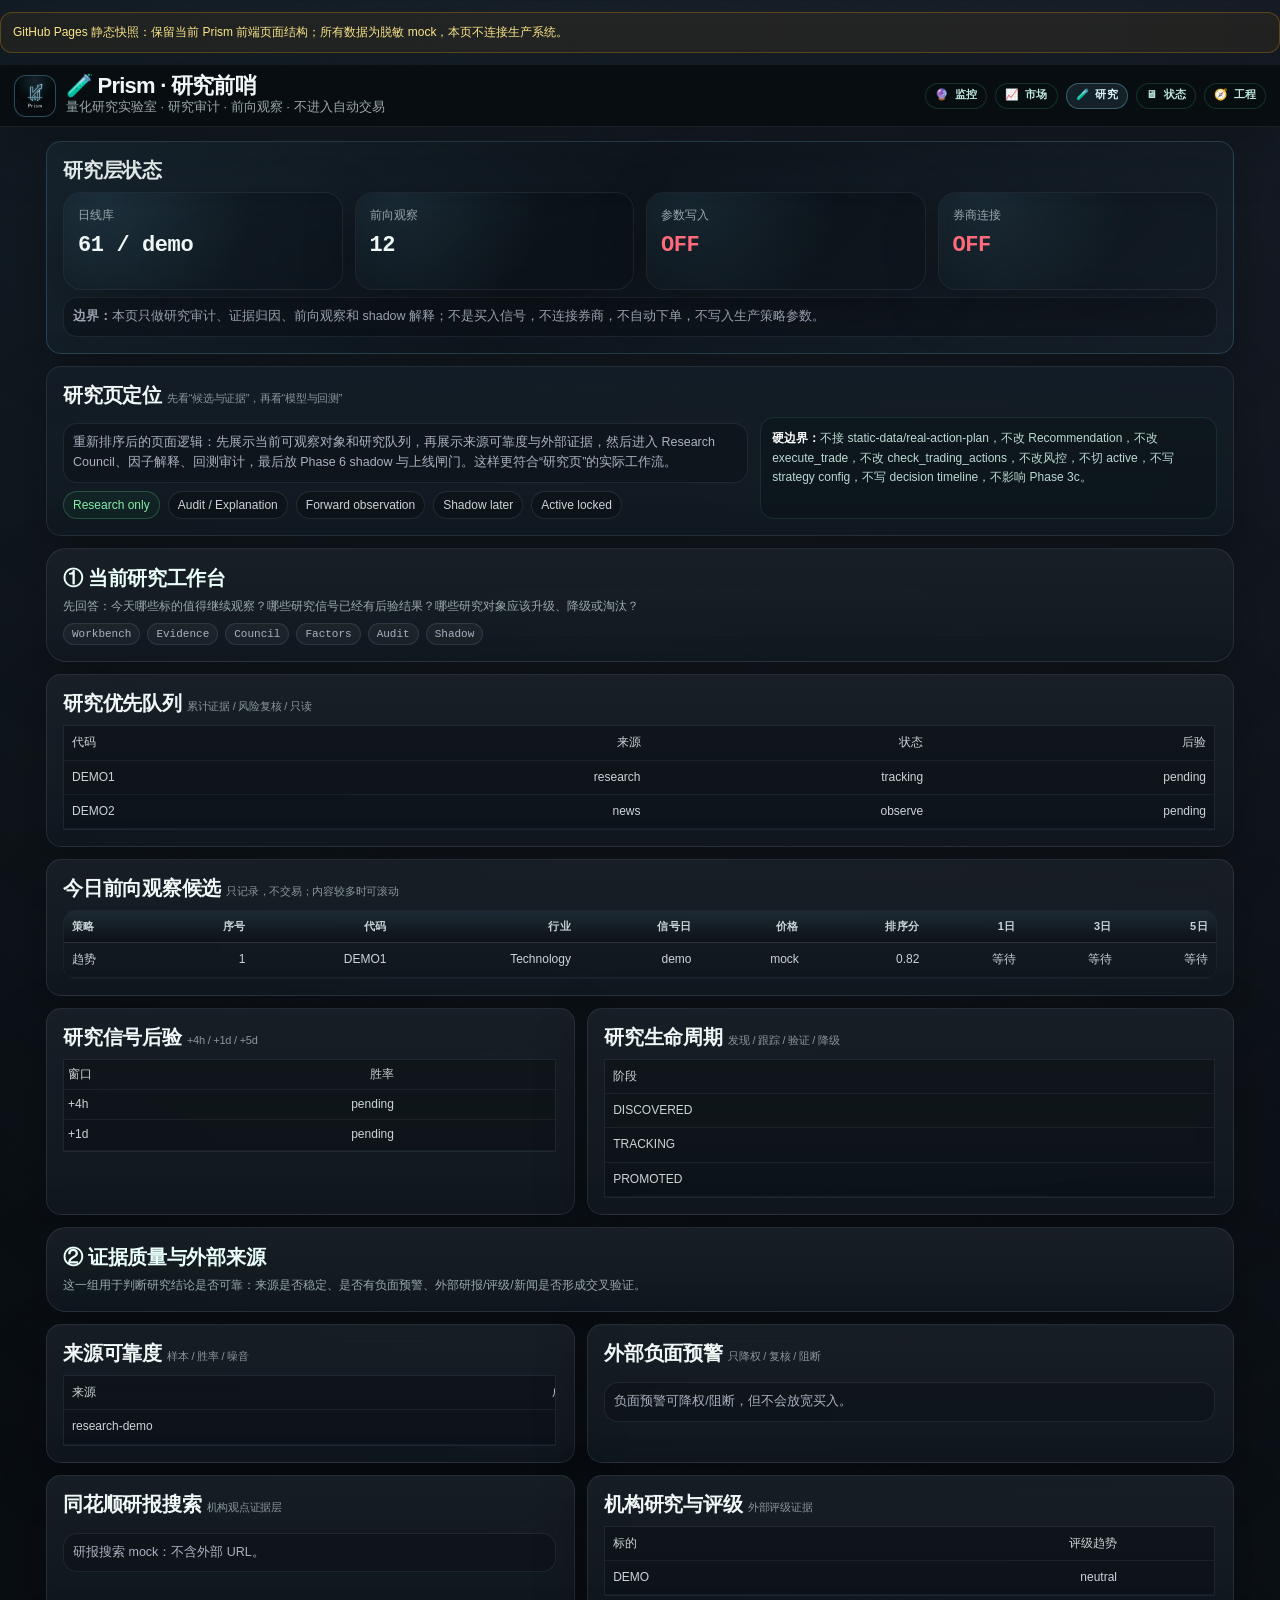
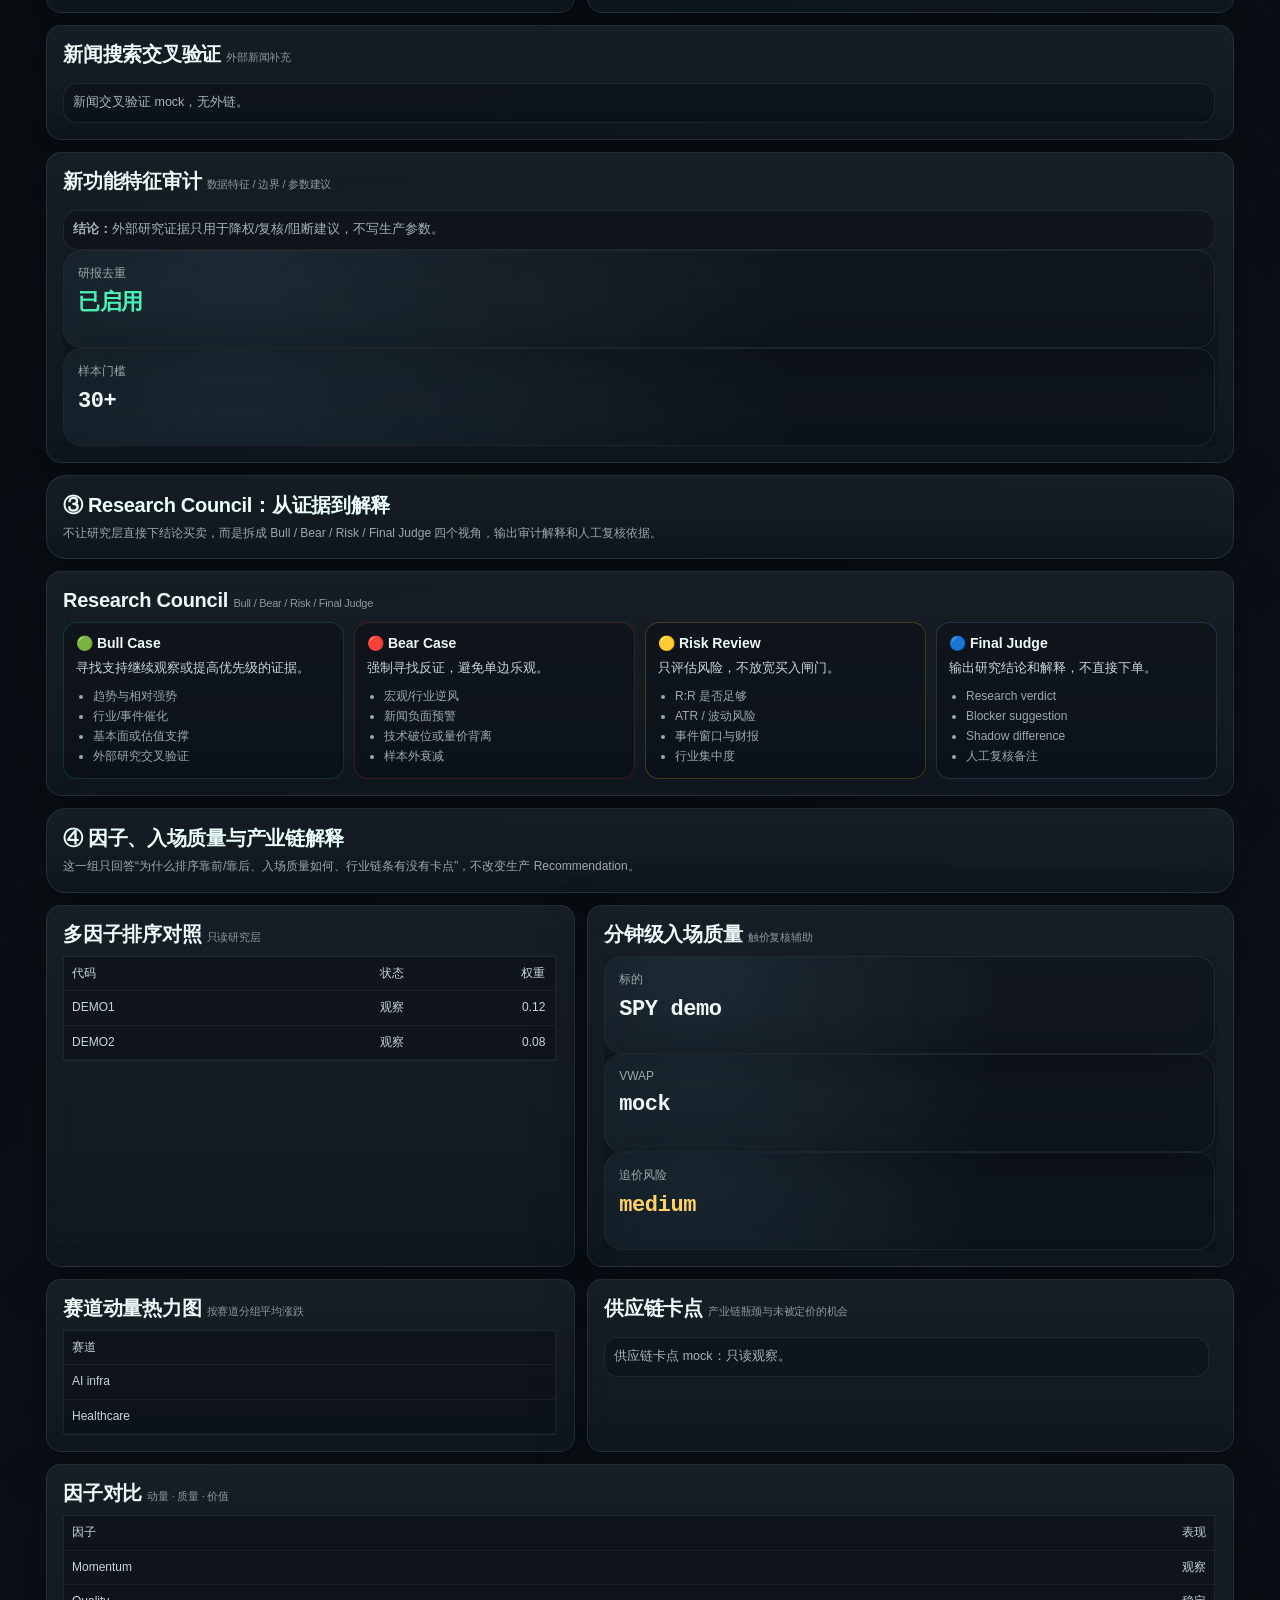
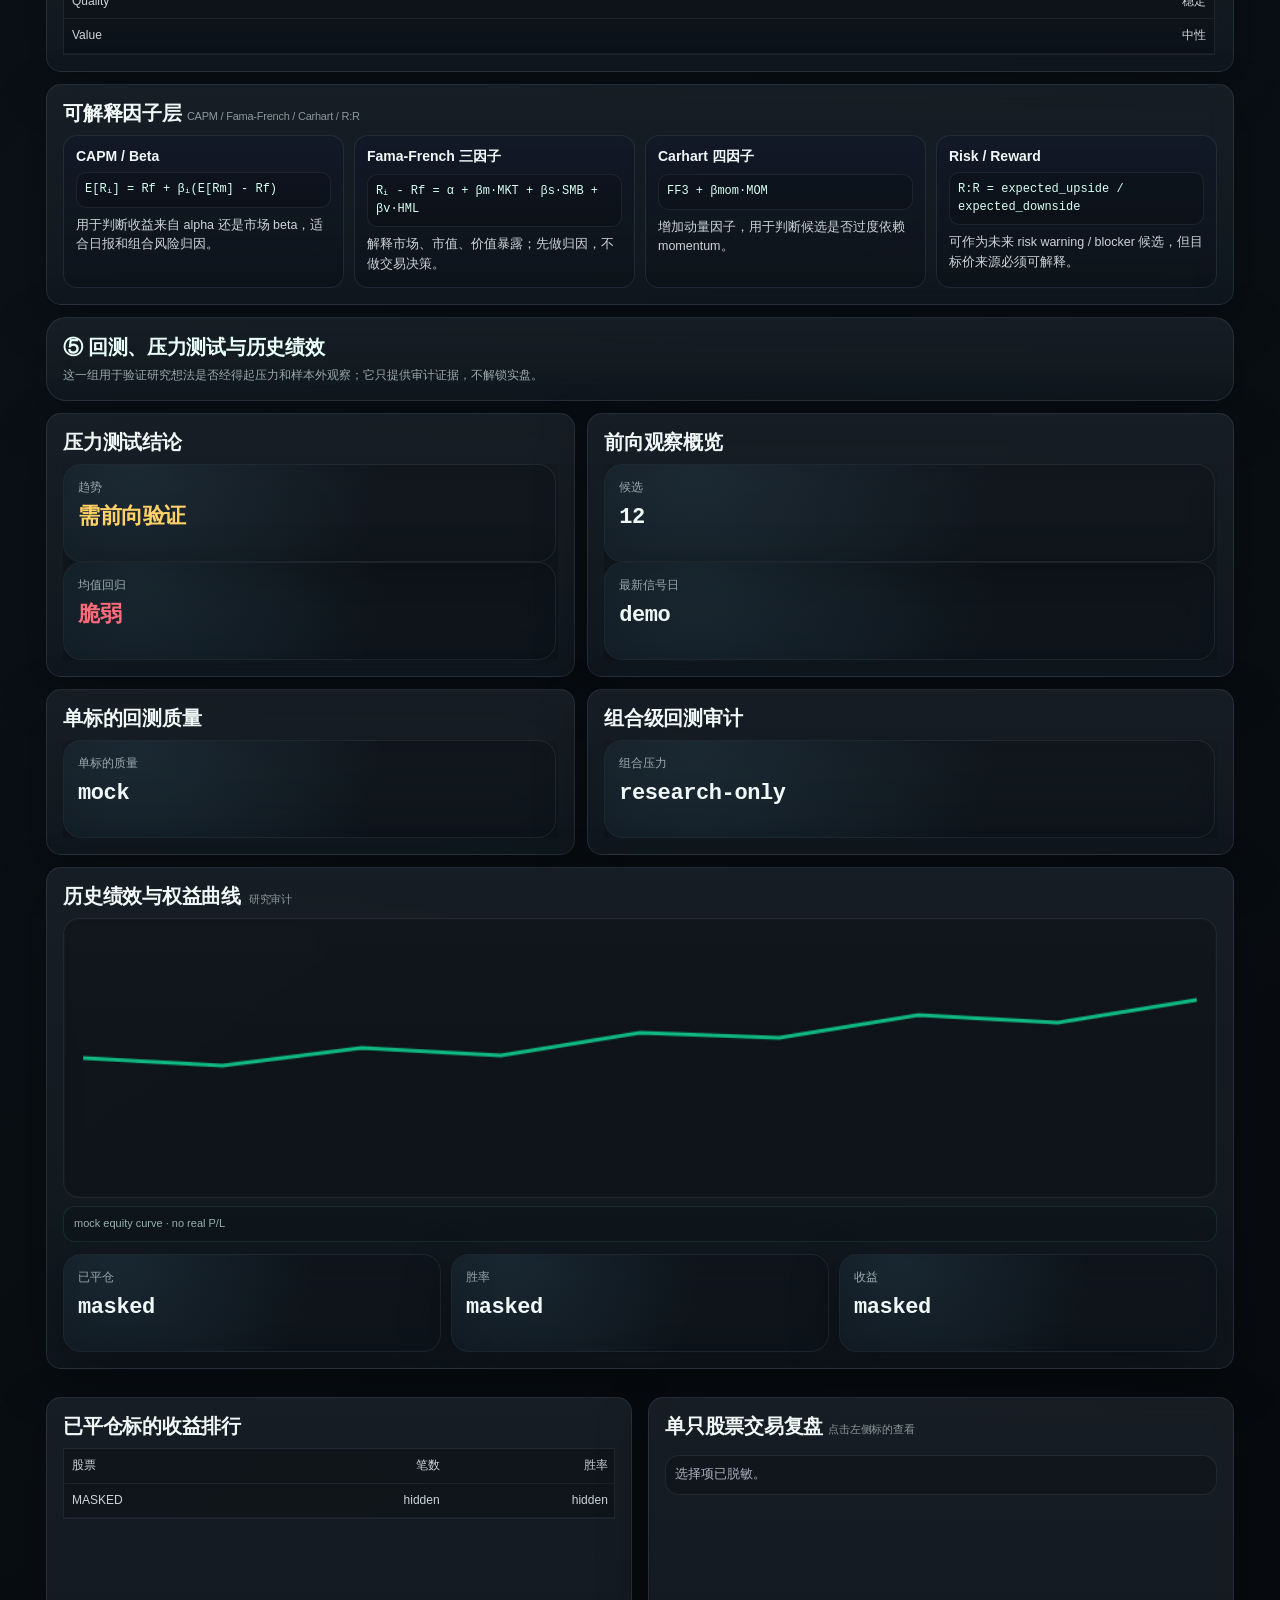
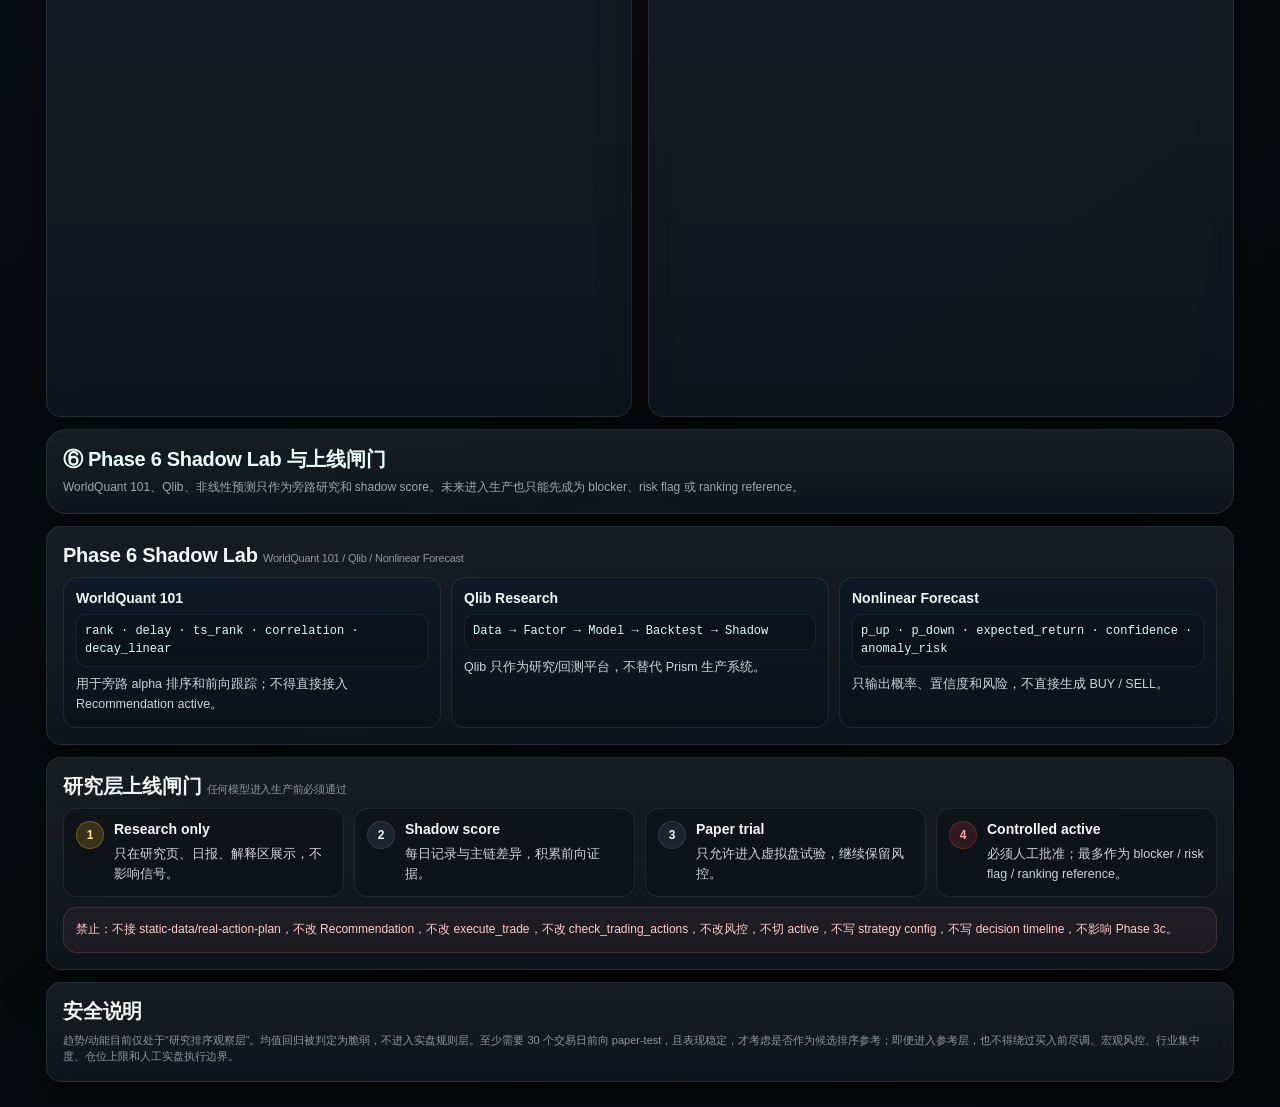
<file: docs/site/research.html>
<!doctype html>
<html lang="zh-CN">
<head>
<meta charset="utf-8" />
<meta name="viewport" content="width=device-width,initial-scale=1" />
<title>Prism 量化研究实验室</title>
<style>
:root{--bg:#080b10;--panel:rgba(18,22,30,.86);--line:rgba(148,163,184,.14);--muted:#7b8494;--text:#e5e7eb;--green:#10b981;--red:#ef4444;--yellow:#fbbf24;--blue:#60a5fa;--cyan:#22d3ee;--purple:#a78bfa}

::-webkit-scrollbar{width:4px}::-webkit-scrollbar-track{background:transparent}::-webkit-scrollbar-thumb{background:#2a2d3580;border-radius:2px}*{scrollbar-width:thin;scrollbar-color:#2a2d3580 transparent}
*{box-sizing:border-box}body{margin:0;background:radial-gradient(circle at 16% -8%,rgba(96,165,250,.14),transparent 30%),radial-gradient(circle at 88% 0,rgba(16,185,129,.10),transparent 28%),var(--bg);color:var(--text);font-family:-apple-system,BlinkMacSystemFont,"Segoe UI",Arial,sans-serif;font-size:13px}.top{position:sticky;top:0;z-index:10;background:rgba(8,11,16,.58);backdrop-filter:blur(22px);border-bottom:1px solid rgba(255,255,255,.08);padding:9px 14px}.top-inner{max-width:1320px;margin:auto;display:flex;justify-content:space-between;align-items:center;gap:12px}.brand{display:flex;align-items:center;gap:10px}.logo{width:34px;height:34px;border-radius:10px;background:url('assets/images/prism-logo-light.png') center/cover no-repeat;border:1px solid rgba(34,211,238,.35)}h1{font-size:16px;margin:0}.sub{font-size:11px;color:var(--muted)}.nav{display:flex;gap:8px;flex-wrap:wrap}.pill{display:inline-flex;align-items:center;gap:5px;padding:5px 9px;border:1px solid var(--line);border-radius:999px;background:rgba(255,255,255,.04);color:#aab2c0;font:11px ui-monospace,SFMono-Regular,Menlo,monospace;text-decoration:none}.pill.ok{color:var(--green);border-color:rgba(16,185,129,.25)}.pill.warn{color:var(--yellow);border-color:rgba(251,191,36,.25)}.pill.bad{color:var(--red);border-color:rgba(239,68,68,.25)}.page{max-width:1320px;margin:0 auto;padding:14px 10px 24px;display:grid;gap:12px}.grid{display:grid;gap:12px}.g4{grid-template-columns:repeat(auto-fit,minmax(170px,1fr))}.g3{grid-template-columns:repeat(auto-fit,minmax(280px,1fr))}.card{background:var(--panel);border:1px solid var(--line);border-radius:15px;padding:10px;box-shadow:0 10px 26px rgba(0,0,0,.20);min-width:0}.card h2{margin:0 0 9px;font-size:14px;color:#cbd5e1}.metric{background:rgba(255,255,255,.035);border:1px solid rgba(255,255,255,.06);border-radius:12px;padding:10px}.metric .k{font-size:10px;color:var(--muted)}.metric .v{margin-top:4px;font:800 18px ui-monospace,SFMono-Regular,Menlo,monospace}.muted{color:var(--muted)}.small{font-size:11px}.up{color:var(--green)}.down{color:var(--red)}.warn-t{color:var(--yellow)}.tag{display:inline-flex;margin:0 5px 5px 0;padding:3px 7px;border-radius:999px;border:1px solid rgba(148,163,184,.18);background:rgba(255,255,255,.05);font-size:11px;color:#aab2c0}.tag.good{color:var(--green);border-color:rgba(16,185,129,.25);background:rgba(16,185,129,.08)}.tag.warn{color:var(--yellow);border-color:rgba(251,191,36,.25);background:rgba(251,191,36,.08)}.tag.bad{color:var(--red);border-color:rgba(239,68,68,.25);background:rgba(239,68,68,.08)}.reason{padding:9px;border:1px solid rgba(255,255,255,.06);border-radius:10px;background:rgba(0,0,0,.16);color:#aab2c0;line-height:1.5;margin-top:7px}.mini-card-grid{display:grid;grid-template-columns:repeat(auto-fit,minmax(220px,1fr));gap:8px}.mini-card{padding:10px;border:1px solid rgba(255,255,255,.07);border-radius:12px;background:linear-gradient(180deg,rgba(255,255,255,.045),rgba(255,255,255,.02));min-width:0}.mini-card.block{border-color:rgba(239,68,68,.30);background:rgba(239,68,68,.06)}.mini-card.warn{border-color:rgba(251,191,36,.24);background:rgba(251,191,36,.055)}.mini-card.review{border-color:rgba(148,163,184,.16)}.mini-head{display:flex;align-items:flex-start;justify-content:space-between;gap:8px;margin-bottom:7px}.mini-symbol{font:800 15px ui-monospace,SFMono-Regular,Menlo,monospace;color:#e5e7eb}.mini-badge{white-space:nowrap;font:700 10px ui-monospace,SFMono-Regular,Menlo,monospace;padding:3px 7px;border-radius:999px;border:1px solid rgba(148,163,184,.18);background:rgba(255,255,255,.04)}.mini-badge.good{color:var(--green);border-color:rgba(16,185,129,.25);background:rgba(16,185,129,.08)}.mini-badge.warn{color:var(--yellow);border-color:rgba(251,191,36,.25);background:rgba(251,191,36,.08)}.mini-badge.bad{color:var(--red);border-color:rgba(239,68,68,.25);background:rgba(239,68,68,.08)}.mini-action{font-weight:700;color:#cbd5e1;line-height:1.35;margin-bottom:7px}.mini-meta{display:flex;flex-wrap:wrap;gap:5px;margin:6px 0}.mini-chip{font:11px ui-monospace,SFMono-Regular,Menlo,monospace;color:#94a3b8;border:1px solid rgba(148,163,184,.14);background:rgba(15,23,42,.35);border-radius:999px;padding:3px 6px}.mini-text{font-size:11px;color:#8f9bad;line-height:1.45;margin-top:5px}.mini-text b{color:#aab2c0}.good{color:var(--green)}.bad{color:var(--red)}.warn{color:var(--yellow)}.table-wrap{overflow:auto;}.table-wrap::-webkit-scrollbar{display:none}table{width:100%;border-collapse:collapse;min-width:720px}th,td{padding:8px;border-bottom:1px solid rgba(255,255,255,.06);text-align:right;white-space:nowrap}th{color:var(--muted);font-size:10px}td:first-child,th:first-child{text-align:left}.split{display:grid;grid-template-columns:minmax(320px,.9fr) minmax(420px,1.1fr);gap:12px}.hero{border-color:rgba(34,211,238,.18);background:linear-gradient(135deg,rgba(34,211,238,.07),rgba(18,22,30,.9) 45%,rgba(16,185,129,.06))}.footer-note{font-size:11px;color:var(--muted);line-height:1.6}.research-scroll{max-height:300px;overflow:auto;padding-right:2px}#iwOutcomeBox table{min-width:560px}#iwOutcomeBox th,#iwOutcomeBox td{padding:6px 4px}.research-scroll::-webkit-scrollbar{display:none}.candidate-scroll{max-height:360px;overflow:auto;border:1px solid rgba(255,255,255,.04);border-radius:12px}.candidate-scroll::-webkit-scrollbar{display:none}.candidate-scroll table{min-width:760px}.candidate-scroll thead th{position:sticky;top:0;z-index:2;background:#111722;box-shadow:0 1px 0 rgba(255,255,255,.08),0 8px 14px rgba(8,11,16,.65)}.nav .pill.active{color:#dbeafe;border-color:rgba(96,165,250,.35);background:rgba(96,165,250,.10)}.spark{height:220px;width:100%;max-width:100%;display:block;background:rgba(0,0,0,.15);border:1px solid rgba(255,255,255,.06);border-radius:10px}.pnl-pair{display:grid;grid-template-columns:repeat(2,minmax(0,1fr));gap:10px;align-items:stretch}.pnl-pair .card{height:520px;min-height:520px;max-height:520px}.pnl-summary-grid{display:grid;grid-template-columns:repeat(4,minmax(0,1fr));gap:8px;margin-bottom:8px}.pnl-summary-grid .metric{padding:8px}.pnl-summary-grid .metric .v{font-size:15px}.pnl-rank-scroll{margin-top:12px;height:385px;max-height:385px;overflow-y:auto;overflow-x:hidden;padding-right:2px}.pnl-rank-scroll::-webkit-scrollbar{display:none}.pnl-rank-scroll table{min-width:0;width:100%}.pnl-rank-scroll thead th{position:sticky;top:0;z-index:2;background:#111722;box-shadow:0 1px 0 rgba(255,255,255,.08),0 8px 14px rgba(8,11,16,.65)}.pnl-detail-card{overflow:hidden;display:flex;flex-direction:column}.pnl-detail-card #pnlDetail{display:flex;flex-direction:column;min-height:0;flex:1}.pnl-detail-scroll{flex:1;min-height:0;overflow-y:auto;overflow-x:hidden;padding-right:2px}.pnl-detail-scroll::-webkit-scrollbar{display:none}@media(max-width:900px){.pnl-pair{grid-template-columns:1fr}.pnl-pair .card{height:auto;min-height:0;max-height:none}.pnl-summary-grid{grid-template-columns:repeat(2,minmax(0,1fr))}.pnl-rank-scroll{height:320px;max-height:320px}}@media(max-width:900px){.split{grid-template-columns:1fr}.page{padding:10px}.top-inner{align-items:flex-start;flex-direction:column}table{min-width:680px}}


.research-v2-strip{
  border:1px solid rgba(34,211,238,.18);
  background:linear-gradient(180deg,rgba(34,211,238,.055),rgba(16,185,129,.025)),var(--panel);
}
.research-v2-strip .chips{display:flex;flex-wrap:wrap;gap:8px;margin-top:10px}
.rchip{display:inline-flex;align-items:center;gap:6px;border:1px solid rgba(148,163,184,.16);background:rgba(8,11,16,.35);border-radius:999px;padding:6px 9px;font-size:12px;color:var(--text)}
.rchip.green{color:var(--green);border-color:rgba(16,185,129,.28)}
.rchip.yellow{color:var(--yellow);border-color:rgba(251,191,36,.28)}
.rchip.red{color:#fca5a5;border-color:rgba(239,68,68,.28)}
.rchip.blue{color:var(--blue);border-color:rgba(96,165,250,.28)}
.rchip.purple{color:var(--purple);border-color:rgba(167,139,250,.28)}
.council-grid{display:grid;grid-template-columns:repeat(4,minmax(0,1fr));gap:10px}
.council-card,.factor-card,.gate-card{
  border:1px solid rgba(148,163,184,.14);
  background:rgba(8,11,16,.34);
  border-radius:14px;
  padding:12px;
}
.council-card h3,.factor-card h3,.gate-card h3{margin:0 0 8px;font-size:14px}
.council-card p,.factor-card p,.gate-card p{margin:0;color:var(--muted);font-size:12px;line-height:1.62}
.council-card ul,.factor-card ul{margin:8px 0 0 17px;padding:0;color:var(--muted);font-size:12px;line-height:1.65}
.council-card.bull{border-color:rgba(16,185,129,.22)}
.council-card.bear{border-color:rgba(239,68,68,.22)}
.council-card.risk{border-color:rgba(251,191,36,.22)}
.council-card.judge{border-color:rgba(96,165,250,.22)}
.factor-grid{display:grid;grid-template-columns:repeat(4,minmax(0,1fr));gap:10px}
.formula{
  font-family:ui-monospace,SFMono-Regular,Menlo,Consolas,monospace;
  color:#d7fff2;
  font-size:12px;
  line-height:1.48;
  background:rgba(0,0,0,.18);
  border:1px solid rgba(148,163,184,.12);
  border-radius:10px;
  padding:8px;
  margin:8px 0;
  overflow-wrap:anywhere;
}
.shadow-grid{display:grid;grid-template-columns:repeat(3,minmax(0,1fr));gap:10px}
.gate-grid{display:grid;grid-template-columns:repeat(4,minmax(0,1fr));gap:10px}
.gate-step{display:flex;gap:10px;align-items:flex-start}
.gate-num{width:28px;height:28px;border-radius:999px;display:flex;align-items:center;justify-content:center;background:rgba(148,163,184,.12);border:1px solid rgba(148,163,184,.16);font-weight:800;font-size:12px;flex:0 0 auto}
.gate-card.now .gate-num{background:rgba(251,191,36,.18);color:var(--yellow);border-color:rgba(251,191,36,.28)}
.gate-card.locked .gate-num{background:rgba(239,68,68,.14);color:#fca5a5;border-color:rgba(239,68,68,.28)}
.research-boundary-note{border:1px solid rgba(239,68,68,.20);background:rgba(239,68,68,.06);border-radius:14px;padding:12px;color:#fecaca;font-size:12px;line-height:1.65}
@media(max-width:1100px){.council-grid,.factor-grid,.shadow-grid,.gate-grid{grid-template-columns:repeat(2,minmax(0,1fr))}}
@media(max-width:720px){.council-grid,.factor-grid,.shadow-grid,.gate-grid{grid-template-columns:1fr}}



.section-band{
  border:1px solid rgba(96,165,250,.16);
  background:linear-gradient(180deg,rgba(96,165,250,.055),rgba(16,185,129,.018)),rgba(18,22,30,.72);
  border-radius:15px;
  padding:11px 12px;
}
.section-band h2{margin:0 0 5px;font-size:14px;color:#e2e8f0}
.section-band p{margin:0;color:var(--muted);font-size:12px;line-height:1.55}
.section-band .mini-nav{display:flex;gap:7px;flex-wrap:wrap;margin-top:8px}
.section-band .mini-nav a{
  color:#aab2c0;text-decoration:none;border:1px solid rgba(148,163,184,.16);
  background:rgba(255,255,255,.04);border-radius:999px;padding:4px 8px;
  font:11px ui-monospace,SFMono-Regular,Menlo,monospace;
}
.research-v2-strip.compact{padding:11px 12px}
.research-v2-strip.compact .reason{margin-top:6px}
.research-v2-strip.compact .chips{margin-top:8px}
.callout-row{display:grid;grid-template-columns:1.2fr .8fr;gap:12px}
.boundary-card{
  border:1px solid rgba(239,68,68,.20);
  background:rgba(239,68,68,.055);
  border-radius:14px;
  padding:11px;
  color:#fecaca;
  font-size:12px;
  line-height:1.62;
}
.boundary-card b{color:#fff}
.short-grid{display:grid;grid-template-columns:repeat(4,minmax(0,1fr));gap:8px}
.short-tile{
  border:1px solid rgba(148,163,184,.14);
  background:rgba(8,11,16,.32);
  border-radius:12px;
  padding:9px;
}
.short-tile .k{font-size:10px;color:var(--muted);margin-bottom:5px}
.short-tile .v{font-size:13px;color:#dbeafe;font-weight:700;line-height:1.35}
@media(max-width:900px){.callout-row{grid-template-columns:1fr}.short-grid{grid-template-columns:repeat(2,minmax(0,1fr))}}
@media(max-width:620px){.short-grid{grid-template-columns:1fr}}



body{
  background:
    radial-gradient(circle at 12% -8%,rgba(34,211,238,.12),transparent 30%),
    radial-gradient(circle at 86% 0,rgba(16,185,129,.12),transparent 28%),
    #07100f!important;
}
.top{
  background:linear-gradient(180deg,rgba(4,18,17,.88),rgba(4,11,13,.74))!important;
  border-bottom:1px solid rgba(123,255,209,.12)!important;
}
.logo{width:42px!important;height:42px!important;border-radius:12px!important}
h1{font-size:22px!important;letter-spacing:-.4px}
.sub{font-size:13px!important;color:#9db7b0!important}
.nav .pill{
  background:rgba(6,18,16,.42)!important;
  border-color:rgba(123,255,209,.14)!important;
  color:#bfe8df!important;
}
.page{max-width:1440px!important;padding:20px 18px 30px!important}
.card,.section-band,.research-v2-strip{
  border-radius:20px!important;
  background:
    linear-gradient(180deg,rgba(255,255,255,.045),rgba(255,255,255,.012)),
    rgba(13,28,25,.72)!important;
  border-color:rgba(123,255,209,.14)!important;
  box-shadow:0 18px 60px rgba(0,0,0,.26)!important;
  backdrop-filter:blur(16px);
  padding:16px!important;
}
.card h2,.section-band h2{
  color:#eafff9!important;
  font-size:20px!important;
  letter-spacing:-.3px;
}
.hero{
  border-color:rgba(34,211,238,.20)!important;
  background:
    radial-gradient(circle at 0 0,rgba(34,211,238,.13),transparent 36%),
    linear-gradient(180deg,rgba(255,255,255,.04),rgba(255,255,255,.01)),
    rgba(13,28,25,.76)!important;
}
.research-status-grid,#heroMetrics{
  display:grid!important;
  grid-template-columns:repeat(auto-fit,minmax(190px,1fr))!important;
  gap:12px!important;
}
.metric.research-status-card,.metric{
  position:relative;
  overflow:hidden;
  min-height:98px!important;
  border-radius:16px!important;
  padding:14px!important;
  background:rgba(4,12,11,.42)!important;
  border:1px solid rgba(123,255,209,.12)!important;
}
.metric.research-status-card:before,.metric:before{
  content:"";
  position:absolute;
  inset:0;
  background:radial-gradient(circle at 15% 0%,rgba(74,242,181,.16),transparent 58%);
  pointer-events:none;
}
.metric .k{
  position:relative;
  z-index:1;
  color:#93b5ad!important;
  font-size:12px!important;
  white-space:nowrap;
}
.metric .v{
  position:relative;
  z-index:1;
  margin-top:9px!important;
  font-size:22px!important;
  line-height:1.15!important;
  color:#ecfff8;
  letter-spacing:-.4px;
}
.metric .v.up{color:#4af2b5!important}
.metric .v.down{color:#ff6b7a!important}
.metric .v.warn-t{color:#ffd166!important}
.metric-foot{
  position:relative;
  z-index:1;
  margin-top:8px;
  color:#7fa39a;
  font-size:11px;
  line-height:1.35;
}
.tag,.rchip,.pill,.mini-badge,.mini-chip{
  border-radius:999px!important;
  min-height:0!important;
}
.reason,.boundary-card,.research-boundary-note{
  border-radius:14px!important;
  background:rgba(6,18,16,.32)!important;
  border-color:rgba(123,255,209,.10)!important;
  color:#bad9d1!important;
}
.perf-wide{
  border-color:rgba(74,242,181,.18)!important;
}
.perf-wide h2{
  display:flex;
  align-items:baseline;
  gap:8px;
  flex-wrap:wrap;
}
.spark{
  height:280px!important;
  border-radius:16px!important;
  border:1px solid rgba(123,255,209,.12)!important;
  background:
    linear-gradient(180deg,rgba(16,185,129,.08),rgba(6,18,16,.24))!important;
  box-shadow:inset 0 0 0 1px rgba(255,255,255,.02);
}
#equityTimeTip{
  margin-top:8px;
  border:1px solid rgba(123,255,209,.10);
  background:rgba(6,18,16,.26);
  border-radius:12px;
  padding:9px 10px;
  color:#a9c9c0!important;
}
#perfMetrics{
  display:grid!important;
  grid-template-columns:repeat(auto-fit,minmax(175px,1fr))!important;
  gap:10px!important;
  margin-top:12px!important;
}
.table-wrap,.candidate-scroll,.research-scroll,.pnl-rank-scroll,.pnl-detail-scroll{
  scrollbar-width:thin;
  scrollbar-color:rgba(74,242,181,.30) transparent;
}
.research-scroll::-webkit-scrollbar,.candidate-scroll::-webkit-scrollbar,.pnl-rank-scroll::-webkit-scrollbar,.pnl-detail-scroll::-webkit-scrollbar{display:block;width:4px}
.research-scroll::-webkit-scrollbar-thumb,.candidate-scroll::-webkit-scrollbar-thumb,.pnl-rank-scroll::-webkit-scrollbar-thumb,.pnl-detail-scroll::-webkit-scrollbar-thumb{background:rgba(74,242,181,.30);border-radius:999px}
@media(max-width:760px){
  .page{padding:14px 10px 24px!important}
  h1{font-size:20px!important}
  .card,.section-band,.research-v2-strip{padding:14px!important}
  .card h2,.section-band h2{font-size:18px!important}
  .spark{height:250px!important}
  .research-status-grid,#heroMetrics{grid-template-columns:1fr!important}
}



*,*::before,*::after{box-sizing:border-box}
html,body{max-width:100%;overflow-x:hidden}
.page,.card,.section-band,.research-v2-strip,.split,.grid,.pnl-pair,.shadow-grid,.factor-grid,.council-grid{
  min-width:0!important;
}
.card,.section-band,.research-v2-strip{
  overflow:hidden!important;
}
.card h2,.section-band h2{
  min-width:0;
  overflow-wrap:anywhere;
}
.muted,.small,.footer-note,.reason,.mini-text,.metric-foot{
  overflow-wrap:anywhere;
}


.table-wrap,.candidate-scroll,.research-scroll,.pnl-rank-scroll,.pnl-detail-scroll{
  max-width:100%!important;
  overflow:auto!important;
  overscroll-behavior:contain;
}
.table-wrap table,.candidate-scroll table,.research-scroll table,.pnl-rank-scroll table,.pnl-detail-scroll table{
  border-collapse:collapse!important;
}
th,td{
  overflow:hidden;
  text-overflow:ellipsis;
  max-width:180px;
}
td:first-child,th:first-child{
  max-width:120px;
}


.pnl-pair{
  display:grid!important;
  grid-template-columns:minmax(0,1fr) minmax(0,1fr)!important;
  gap:16px!important;
  align-items:start!important;
  margin-top:16px!important;
}
.pnl-pair>.card{
  height:620px!important;
  min-height:620px!important;
  max-height:620px!important;
  display:flex!important;
  flex-direction:column!important;
  min-width:0!important;
}
#pnlAttribution{
  flex:1 1 auto!important;
  min-height:0!important;
  display:flex!important;
  flex-direction:column!important;
  overflow:hidden!important;
}
#pnlAttribution>.pnl-summary-grid{
  flex:0 0 auto!important;
}
#pnlAttribution>.muted.small{
  flex:0 0 auto!important;
  margin-top:8px!important;
  padding-top:8px;
  border-top:1px solid rgba(123,255,209,.08);
}
.pnl-rank-scroll{
  flex:1 1 auto!important;
  min-height:0!important;
  height:auto!important;
  max-height:none!important;
  margin-top:12px!important;
  overflow:auto!important;
  padding-right:6px!important;
  border:1px solid rgba(123,255,209,.08);
  border-radius:14px;
  background:rgba(4,12,11,.22);
}
.pnl-rank-scroll table{
  width:100%!important;
  min-width:760px!important;
  table-layout:fixed!important;
}
.pnl-rank-scroll th,.pnl-rank-scroll td{
  padding:9px 10px!important;
  font-size:13px!important;
  line-height:1.35!important;
  white-space:nowrap!important;
}
.pnl-rank-scroll th{
  position:sticky!important;
  top:0!important;
  z-index:3!important;
  background:rgba(15,23,42,.96)!important;
  backdrop-filter:blur(12px);
}
.pnl-rank-scroll td:first-child,.pnl-rank-scroll th:first-child{
  width:118px!important;
  max-width:118px!important;
  font-weight:760;
}
.pnl-rank-scroll td:nth-child(2),.pnl-rank-scroll th:nth-child(2){
  width:70px!important;
  max-width:70px!important;
}
.pnl-rank-scroll td:nth-child(3),.pnl-rank-scroll th:nth-child(3){
  width:88px!important;
  max-width:88px!important;
}
.pnl-rank-scroll td:nth-child(4),.pnl-rank-scroll th:nth-child(4){
  width:138px!important;
  max-width:138px!important;
}
.pnl-rank-scroll td:nth-child(5),.pnl-rank-scroll th:nth-child(5),
.pnl-rank-scroll td:nth-child(6),.pnl-rank-scroll th:nth-child(6),
.pnl-rank-scroll td:nth-child(7),.pnl-rank-scroll th:nth-child(7){
  width:110px!important;
  max-width:110px!important;
}


.pnl-detail-card{
  height:620px!important;
  min-height:620px!important;
  max-height:620px!important;
  display:flex!important;
  flex-direction:column!important;
  overflow:hidden!important;
}
.pnl-detail-card #pnlDetail{
  flex:1 1 auto!important;
  min-height:0!important;
  overflow:hidden!important;
}
.pnl-detail-scroll{
  height:100%!important;
  max-height:none!important;
  overflow:auto!important;
  padding-right:6px!important;
  border-radius:14px;
}


.pnl-rank-scroll::-webkit-scrollbar,
.pnl-detail-scroll::-webkit-scrollbar,
.research-scroll::-webkit-scrollbar,
.candidate-scroll::-webkit-scrollbar,
.table-wrap::-webkit-scrollbar{
  display:block!important;
  width:6px;
  height:6px;
}
.pnl-rank-scroll::-webkit-scrollbar-thumb,
.pnl-detail-scroll::-webkit-scrollbar-thumb,
.research-scroll::-webkit-scrollbar-thumb,
.candidate-scroll::-webkit-scrollbar-thumb,
.table-wrap::-webkit-scrollbar-thumb{
  background:rgba(74,242,181,.34);
  border-radius:999px;
}
.pnl-rank-scroll::-webkit-scrollbar-track,
.pnl-detail-scroll::-webkit-scrollbar-track,
.research-scroll::-webkit-scrollbar-track,
.candidate-scroll::-webkit-scrollbar-track,
.table-wrap::-webkit-scrollbar-track{
  background:rgba(255,255,255,.03);
}


@media(max-width:1180px){
  .pnl-pair{grid-template-columns:1fr!important}
  .pnl-pair>.card,.pnl-detail-card{
    height:600px!important;
    min-height:600px!important;
    max-height:600px!important;
  }
}
@media(max-width:760px){
  .pnl-pair>.card,.pnl-detail-card{
    height:560px!important;
    min-height:560px!important;
    max-height:560px!important;
  }
  .pnl-summary-grid{
    grid-template-columns:repeat(2,minmax(0,1fr))!important;
  }
  th,td{font-size:12px!important}
}


body.has-x-overflow .page{overflow-x:hidden!important}


#supplyChainBox.research-scroll,
#supplyChainBox{
  max-height:430px!important;
  overflow:auto!important;
  padding-right:8px!important;
  min-width:0!important;
}
#supplyChainBox::-webkit-scrollbar{display:block!important;width:6px}
#supplyChainBox::-webkit-scrollbar-thumb{background:rgba(74,242,181,.34);border-radius:999px}
#supplyChainBox::-webkit-scrollbar-track{background:rgba(255,255,255,.03)}
.supply-legend{
  display:flex;
  flex-wrap:wrap;
  align-items:center;
  gap:8px;
  margin:0 0 12px;
  padding:10px 12px;
  border:1px solid rgba(123,255,209,.10);
  border-radius:14px;
  background:rgba(6,18,16,.30);
  color:#9fb8b2;
  font-size:12px;
  line-height:1.45;
}
.supply-legend-item{
  display:inline-flex;
  align-items:center;
  min-height:24px;
  padding:4px 9px;
  border-radius:999px;
  font-weight:760;
  border:1px solid rgba(255,255,255,.10);
  background:rgba(255,255,255,.04);
}
.supply-legend-item.underpriced{color:#4af2b5;border-color:rgba(74,242,181,.24);background:rgba(74,242,181,.09)}
.supply-legend-item.partial{color:#ffd166;border-color:rgba(255,209,102,.24);background:rgba(255,209,102,.08)}
.supply-legend-item.priced{color:#ff6b7a;border-color:rgba(255,107,122,.24);background:rgba(255,107,122,.08)}
.supply-legend-text{
  color:#93b5ad;
  margin-right:8px;
}
.supply-card-grid{
  display:grid;
  grid-template-columns:repeat(auto-fit,minmax(250px,1fr));
  gap:12px;
}
.supply-card{
  position:relative;
  min-height:150px;
  overflow:hidden;
  border-radius:18px;
  padding:16px;
  background:
    linear-gradient(180deg,rgba(255,255,255,.045),rgba(255,255,255,.012)),
    rgba(4,12,11,.42);
  border:1px solid rgba(123,255,209,.12);
  box-shadow:inset 0 0 0 1px rgba(255,255,255,.02);
}
.supply-card:before{
  content:"";
  position:absolute;
  inset:0;
  pointer-events:none;
  opacity:.22;
}
.supply-card.underpriced{border-color:rgba(74,242,181,.24)}
.supply-card.underpriced:before{background:radial-gradient(circle at 15% 0%,rgba(74,242,181,.64),transparent 62%)}
.supply-card.partial{border-color:rgba(255,209,102,.24)}
.supply-card.partial:before{background:radial-gradient(circle at 15% 0%,rgba(255,209,102,.56),transparent 62%)}
.supply-card.priced{border-color:rgba(255,107,122,.24)}
.supply-card.priced:before{background:radial-gradient(circle at 15% 0%,rgba(255,107,122,.50),transparent 62%)}
.supply-card-head{
  position:relative;
  z-index:1;
  display:flex;
  align-items:flex-start;
  justify-content:space-between;
  gap:10px;
  margin-bottom:12px;
}
.supply-symbol{
  font-size:20px;
  font-weight:840;
  color:#ecfff8;
  letter-spacing:-.3px;
}
.supply-status{
  display:inline-flex;
  align-items:center;
  white-space:nowrap;
  min-height:24px;
  padding:4px 9px;
  border-radius:999px;
  font-size:12px;
  font-weight:780;
  border:1px solid rgba(255,255,255,.10);
  background:rgba(255,255,255,.04);
}
.supply-status.underpriced{color:#4af2b5;border-color:rgba(74,242,181,.26);background:rgba(74,242,181,.10)}
.supply-status.partial{color:#ffd166;border-color:rgba(255,209,102,.26);background:rgba(255,209,102,.10)}
.supply-status.priced{color:#ff6b7a;border-color:rgba(255,107,122,.26);background:rgba(255,107,122,.10)}
.supply-title{
  position:relative;
  z-index:1;
  color:#e7fff7;
  font-size:16px;
  font-weight:760;
  line-height:1.45;
  margin-bottom:9px;
  overflow-wrap:anywhere;
}
.supply-chain-tag{
  position:relative;
  z-index:1;
  display:inline-flex;
  align-items:center;
  width:auto;
  max-width:100%;
  padding:4px 8px;
  border-radius:999px;
  background:rgba(255,255,255,.06);
  border:1px solid rgba(255,255,255,.08);
  color:#c8ddd8;
  font-size:12px;
  font-weight:650;
  margin-bottom:10px;
}
.supply-reason{
  position:relative;
  z-index:1;
  color:#9fb8b2;
  font-size:13px;
  line-height:1.58;
  overflow-wrap:anywhere;
}
.empty-state{
  border:1px solid rgba(123,255,209,.10);
  border-radius:14px;
  background:rgba(6,18,16,.28);
  padding:14px;
  color:#93b5ad;
}
@media(max-width:760px){
  #supplyChainBox.research-scroll,#supplyChainBox{max-height:520px!important}
  .supply-card-grid{grid-template-columns:1fr}
  .supply-legend{display:block}
  .supply-legend-item{margin:4px 4px 4px 0}
  .supply-legend-text{display:inline;margin-right:0}
}



:root{
  --prism-scroll-track:rgba(6,18,16,.42);
  --prism-scroll-thumb:rgba(74,242,181,.48);
  --prism-scroll-thumb-hover:rgba(103,183,255,.58);
}
*{
  scrollbar-width:thin!important;
  scrollbar-color:var(--prism-scroll-thumb) var(--prism-scroll-track)!important;
}
::-webkit-scrollbar{
  width:8px!important;
  height:8px!important;
}
::-webkit-scrollbar-track{
  background:var(--prism-scroll-track)!important;
  border-radius:999px!important;
}
::-webkit-scrollbar-thumb{
  background:linear-gradient(180deg,rgba(74,242,181,.62),rgba(16,185,129,.42))!important;
  border:2px solid rgba(6,18,16,.78)!important;
  border-radius:999px!important;
}
::-webkit-scrollbar-thumb:hover{
  background:linear-gradient(180deg,rgba(103,183,255,.70),rgba(74,242,181,.55))!important;
}



:root{
  
  --prism-bg:#070b0f;
  --prism-bg-2:#0b1117;
  --prism-bg-3:#050709;

  
  --prism-surface:rgba(15,23,30,.78);
  --prism-surface-2:rgba(18,27,35,.64);
  --prism-surface-3:rgba(10,15,20,.72);

  
  --prism-border:rgba(148,163,184,.15);
  --prism-border-strong:rgba(148,163,184,.22);
  --prism-border-soft:rgba(255,255,255,.07);

  
  --prism-text:#eff8f7;
  --prism-text-soft:#cbd5d8;
  --prism-muted:#9aa9ad;
  --prism-muted-2:#7f8d91;

  
  --prism-blue:#7dd3fc;
  --prism-blue-2:#67b7ff;
  --prism-blue-bg:rgba(125,211,252,.10);
  --prism-blue-border:rgba(125,211,252,.34);

  
  --prism-success:#34d399;
  --prism-success-2:#86efac;
  --prism-success-bg:rgba(22,163,74,.07);
  --prism-success-border:rgba(134,239,172,.22);

  --prism-danger:#fb7185;
  --prism-danger-2:#fda4af;
  --prism-danger-bg:rgba(251,113,133,.07);
  --prism-danger-border:rgba(251,113,133,.24);

  --prism-warn:#facc15;
  --prism-warn-2:#fde68a;
  --prism-warn-bg:rgba(250,204,21,.06);
  --prism-warn-border:rgba(250,204,21,.22);

  --prism-purple:#c4b5fd;

  
  --prism-shadow:0 16px 52px rgba(0,0,0,.30);
  --prism-shadow-soft:0 12px 36px rgba(0,0,0,.22);
  --prism-radius:18px;
  --prism-radius-sm:12px;

  
  --prism-scroll-track:rgba(8,13,16,.72);
  --prism-scroll-thumb:rgba(148,163,184,.38);
  --prism-scroll-thumb-hover:rgba(125,211,252,.54);
}


html,
body{
  background:var(--prism-bg);
  color:var(--prism-text);
}

body{
  background:
    radial-gradient(circle at 12% -8%,rgba(125,211,252,.09),transparent 30%),
    radial-gradient(circle at 86% 0,rgba(196,181,253,.055),transparent 28%),
    linear-gradient(145deg,var(--prism-bg),var(--prism-bg-2) 52%,var(--prism-bg-3));
}


.top,
.top-bar,
.prism-top,
.prism-header{
  background:linear-gradient(180deg,rgba(8,13,16,.94),rgba(7,10,13,.82))!important;
  border-bottom:1px solid rgba(148,163,184,.13)!important;
  box-shadow:0 18px 60px rgba(0,0,0,.24)!important;
  backdrop-filter:blur(16px) saturate(1.12)!important;
  -webkit-backdrop-filter:blur(16px) saturate(1.12)!important;
}


.card,
.metric,
.panel,
.glass,
.stat,
.tile{
  background:
    linear-gradient(180deg,rgba(255,255,255,.043),rgba(255,255,255,.012)),
    var(--prism-surface)!important;
  border:1px solid var(--prism-border)!important;
  border-radius:var(--prism-radius)!important;
  box-shadow:var(--prism-shadow)!important;
  backdrop-filter:blur(14px)!important;
  -webkit-backdrop-filter:blur(14px)!important;
}

.card h2,
.panel h2,
.section-title,
.prism-title{
  color:var(--prism-text)!important;
}


.pill,
.nav a,
.prism-nav a,
.prism-nav .pill{
  background:rgba(12,18,22,.58)!important;
  border:1px solid rgba(148,163,184,.16)!important;
  color:var(--prism-text-soft)!important;
}

.pill.active,
.nav a.active,
.prism-nav a.active,
.prism-nav .pill.active{
  border-color:var(--prism-blue-border)!important;
  background:var(--prism-blue-bg)!important;
  color:#dff7ff!important;
}


.pill.ok,
.tag.good,
.good,
.up{
  color:var(--prism-success-2)!important;
}

.pill.warn,
.tag.warn,
.warn,
.warn-t{
  color:var(--prism-warn-2)!important;
}

.pill.danger,
.tag.bad,
.bad,
.down{
  color:var(--prism-danger-2)!important;
}

.tag.good,
.pill.ok{
  background:var(--prism-success-bg)!important;
  border-color:var(--prism-success-border)!important;
}

.tag.warn,
.pill.warn{
  background:var(--prism-warn-bg)!important;
  border-color:var(--prism-warn-border)!important;
}

.tag.bad,
.pill.danger{
  background:var(--prism-danger-bg)!important;
  border-color:var(--prism-danger-border)!important;
}


.table-wrap{
  background:rgba(10,15,20,.38)!important;
  border:1px solid rgba(148,163,184,.12)!important;
}

table thead th,
th{
  background:linear-gradient(180deg,rgba(125,211,252,.075),rgba(10,15,20,.70))!important;
  color:#cbd5d8!important;
  border-bottom:1px solid rgba(148,163,184,.18)!important;
}

td{
  background:rgba(10,15,20,.14)!important;
  border-bottom:1px solid rgba(148,163,184,.08)!important;
}

tbody tr:hover td{
  background:rgba(125,211,252,.045)!important;
}


.news-item,
.list-item,
.reason,
.detail-box,
.node,
.field,
.candidate{
  background:rgba(10,15,20,.38)!important;
  border:1px solid rgba(148,163,184,.13)!important;
}

.node.active,
.news-item:hover,
.list-item:hover{
  background:rgba(125,211,252,.08)!important;
  border-color:rgba(125,211,252,.30)!important;
}


.metric:before,
.stat:before,
.tile:before{
  background:radial-gradient(circle at 15% 0%,rgba(125,211,252,.10),transparent 58%)!important;
}


*{
  scrollbar-width:thin!important;
  scrollbar-color:var(--prism-scroll-thumb) var(--prism-scroll-track)!important;
}

::-webkit-scrollbar{
  width:8px!important;
  height:8px!important;
}

::-webkit-scrollbar-track{
  background:var(--prism-scroll-track)!important;
  border-radius:999px!important;
}

::-webkit-scrollbar-thumb{
  background:linear-gradient(180deg,rgba(148,163,184,.48),rgba(71,85,105,.42))!important;
  border:2px solid rgba(8,13,16,.78)!important;
  border-radius:999px!important;
}

::-webkit-scrollbar-thumb:hover{
  background:linear-gradient(180deg,rgba(125,211,252,.58),rgba(148,163,184,.50))!important;
}


.prism-neutralized-border{
  border-color:var(--prism-border)!important;
}





.top-inner{max-width:1360px!important;margin:0 auto!important}
.page{
  max-width:1360px!important;
  width:min(1360px, calc(100vw - 280px))!important;
  margin:0 auto!important;
  padding:14px 10px 24px!important;
}


:root{
  --green:#34d399!important;
  --red:#fb7185!important;
  --yellow:#fde68a!important;
  --blue:#7dd3fc!important;
  --cyan:#7dd3fc!important;
  --purple:#c4b5fd!important;
  --bg:#070b0f!important;
  --panel:rgba(15,23,30,.78)!important;
  --line:rgba(148,163,184,.15)!important;
  --muted:#9aa9ad!important;
  --text:#eff8f7!important;
}


body{
  background:
    radial-gradient(circle at 12% -8%,rgba(125,211,252,.09),transparent 30%),
    radial-gradient(circle at 86% 0,rgba(196,181,253,.055),transparent 28%),
    linear-gradient(145deg,#070b0f,#0b1117 52%,#050709)!important;
  color:#eff8f7!important;
}


.top{
  background:rgba(8,13,16,.94)!important;
  border-bottom:1px solid rgba(148,163,184,.13)!important;
}
.logo{border:1px solid rgba(125,211,252,.32)!important}
h1{color:#eff8f7!important}
.sub{color:#9aa9ad!important}


.pill{
  border:1px solid rgba(148,163,184,.16)!important;
  background:rgba(12,18,22,.58)!important;
  color:#cbd5d8!important;
}
.nav .pill.active{
  border-color:rgba(125,211,252,.34)!important;
  background:rgba(125,211,252,.10)!important;
  color:#dff7ff!important;
}


.card{
  background:
    linear-gradient(180deg,rgba(255,255,255,.043),rgba(255,255,255,.012)),
    rgba(15,23,30,.78)!important;
  border:1px solid rgba(148,163,184,.15)!important;
  border-radius:15px!important;
  box-shadow:0 16px 52px rgba(0,0,0,.30)!important;
}
.card h2{color:#eff8f7!important}


.hero{
  border-color:rgba(125,211,252,.20)!important;
  background:linear-gradient(135deg,rgba(125,211,252,.06),rgba(15,23,30,.9) 45%,rgba(125,211,252,.04))!important;
}


.research-v2-strip{
  border:1px solid rgba(148,163,184,.15)!important;
  background:
    linear-gradient(180deg,rgba(125,211,252,.04),rgba(255,255,255,.012)),
    rgba(15,23,30,.78)!important;
}
.rchip{
  border:1px solid rgba(148,163,184,.16)!important;
  background:rgba(12,18,22,.58)!important;
  color:#cbd5d8!important;
}
.rchip.green{color:#86efac!important;border-color:rgba(134,239,172,.22)!important;background:rgba(22,163,74,.07)!important}


.metric{
  background:rgba(10,15,20,.38)!important;
  border:1px solid rgba(148,163,184,.13)!important;
}
.metric .k{color:#9aa9ad!important}
.metric .v{color:#eff8f7!important}


.tag,.mini-badge,.mini-chip{
  border:1px solid rgba(148,163,184,.16)!important;
  background:rgba(12,18,22,.58)!important;
  color:#cbd5d8!important;
}
.tag.good{color:#86efac!important;border-color:rgba(134,239,172,.22)!important;background:rgba(22,163,74,.07)!important}
.tag.warn{color:#fde68a!important;border-color:rgba(250,204,21,.22)!important;background:rgba(250,204,21,.06)!important}
.tag.bad{color:#fda4af!important;border-color:rgba(251,113,133,.24)!important;background:rgba(251,113,133,.07)!important}
.mini-badge.good{color:#86efac!important;border-color:rgba(134,239,172,.22)!important;background:rgba(22,163,74,.07)!important}
.mini-badge.warn{color:#fde68a!important;border-color:rgba(250,204,21,.22)!important;background:rgba(250,204,21,.06)!important}
.mini-badge.bad{color:#fda4af!important;border-color:rgba(251,113,133,.24)!important;background:rgba(251,113,133,.07)!important}


.mini-card{
  border:1px solid rgba(148,163,184,.13)!important;
  background:
    linear-gradient(180deg,rgba(255,255,255,.043),rgba(255,255,255,.02)),
    rgba(10,15,20,.38)!important;
}
.mini-card.block{border-color:rgba(251,113,133,.28)!important;background:rgba(251,113,133,.06)!important}
.mini-card.warn{border-color:rgba(250,204,21,.22)!important;background:rgba(250,204,21,.055)!important}
.mini-symbol{color:#eff8f7!important}
.mini-action{color:#cbd5d8!important}
.mini-text{color:#8f9bad!important}


.reason{
  border:1px solid rgba(148,163,184,.13)!important;
  background:rgba(10,15,20,.38)!important;
  color:#aab2c0!important;
}


th{color:#9aa9ad!important}
td{border-bottom:1px solid rgba(148,163,184,.08)!important}
thead th{
  background:#111722!important;
  box-shadow:0 1px 0 rgba(148,163,184,.08)!important;
}


.spark{
  background:rgba(10,15,20,.38)!important;
  border:1px solid rgba(148,163,184,.13)!important;
}


.pnl-pair .card{
  background:
    linear-gradient(180deg,rgba(255,255,255,.043),rgba(255,255,255,.012)),
    rgba(15,23,30,.78)!important;
  border:1px solid rgba(148,163,184,.15)!important;
}


.up,.good{color:#86efac!important}
.down,.bad{color:#fda4af!important}
.warn,.warn-t{color:#fde68a!important}
.muted,.sub,.footer-note{color:#9aa9ad!important}


.section-band{
  border-color:rgba(148,163,184,.14)!important;
  background:
    linear-gradient(180deg,rgba(255,255,255,.043),rgba(255,255,255,.012)),
    rgba(15,23,30,.78)!important;
}


.research-boundary-note{
  border:1px solid rgba(251,113,133,.20)!important;
  background:rgba(251,113,133,.06)!important;
  color:#fecaca!important;
}


#supplyChainBox.research-scroll::-webkit-scrollbar,
.pnl-rank-scroll::-webkit-scrollbar,
.pnl-detail-scroll::-webkit-scrollbar,
.candidate-scroll::-webkit-scrollbar,
.research-scroll::-webkit-scrollbar{
  width:8px!important;
  height:8px!important;
}
#supplyChainBox.research-scroll::-webkit-scrollbar-track,
.pnl-rank-scroll::-webkit-scrollbar-track,
.pnl-detail-scroll::-webkit-scrollbar-track,
.candidate-scroll::-webkit-scrollbar-track,
.research-scroll::-webkit-scrollbar-track{
  background:rgba(8,13,16,.72)!important;
  border-radius:999px!important;
}
#supplyChainBox.research-scroll::-webkit-scrollbar-thumb,
.pnl-rank-scroll::-webkit-scrollbar-thumb,
.pnl-detail-scroll::-webkit-scrollbar-thumb,
.candidate-scroll::-webkit-scrollbar-thumb,
.research-scroll::-webkit-scrollbar-thumb{
  background:linear-gradient(180deg,rgba(148,163,184,.48),rgba(71,85,105,.42))!important;
  border:2px solid rgba(8,13,16,.78)!important;
  border-radius:999px!important;
}


@media(max-width:1440px){
  .page{
    width:calc(100vw - 120px)!important;
    max-width:none!important;
  }
}
@media(max-width:1280px){
  .page{
    width:calc(100vw - 72px)!important;
    max-width:none!important;
  }
}
@media(max-width:760px){
  .page{
    width:calc(100vw - 28px)!important;
  }
}




h1{
  font-size:28px;
  font-weight:820;
  line-height:1.05;
  letter-spacing:-0.035em;
  color:var(--prism-text, var(--text, #e5edf5));
}
.sub{
  font-size:13px;
  font-weight:500;
  line-height:1.55;
  color:var(--prism-muted, var(--muted, #93a4b8));
}
.card h2{
  font-size:15.5px;
  font-weight:780;
  line-height:1.25;
  letter-spacing:-0.012em;
  color:var(--prism-text, var(--text, #e5edf5));
}
.card-kicker,.action-kicker,.phase-kicker,.section-kicker{
  font-size:10.5px;
  font-weight:720;
  line-height:1.2;
  letter-spacing:.08em;
  color:var(--prism-muted-2, var(--muted2, #71849b));
  opacity:.92;
}
.metric .value,.field .value,.stat-value,.big-value,.kpi-value{
  font-size:25px;
  font-weight:830;
  line-height:1.05;
  letter-spacing:-0.04em;
  color:var(--prism-text, var(--text, #e5edf5));
  font-variant-numeric:tabular-nums;
}
.mini-value,.secondary-value,.metric .sub-value{
  font-size:16px;
  font-weight:720;
  line-height:1.2;
  color:var(--prism-text-soft, var(--textSoft, #c7d2df));
  font-variant-numeric:tabular-nums;
}
.metric .label,.field .label,.stat-label{
  font-size:11.5px;
  font-weight:560;
  line-height:1.35;
  color:var(--prism-muted, var(--muted, #93a4b8));
}
.reason,.detail-box,.card p,.summary{
  font-size:12.5px;
  font-weight:480;
  line-height:1.58;
  color:var(--prism-text-soft, var(--textSoft, #c7d2df));
}
.news-summary,.description{
  font-size:12.5px;
  font-weight:470;
  line-height:1.58;
  color:var(--prism-text-soft, var(--textSoft, #c7d2df));
}
.muted,.small,.news-meta,.time{
  font-size:11px;
  font-weight:460;
  line-height:1.45;
  color:var(--prism-muted, var(--muted, #93a4b8));
}
.source,.footer-note{
  font-size:11px;
  font-weight:460;
  line-height:1.45;
  color:var(--prism-muted, var(--muted, #93a4b8));
}
.pill,.tag,.role-chip,.status-chip,.mini-pill{
  font-size:10.8px;
  font-weight:700;
  line-height:1.25;
  letter-spacing:.015em;
}
th{
  font-size:11px;
  font-weight:740;
  line-height:1.35;
  letter-spacing:.035em;
  color:var(--prism-muted, var(--muted, #93a4b8));
}
td{
  font-size:12px;
  font-weight:500;
  line-height:1.45;
  color:var(--prism-text-soft, var(--textSoft, #c7d2df));
}
td.num,.num,.money,.price,.pct{
  font-variant-numeric:tabular-nums;
  font-weight:650;
}
.news-title{
  font-size:13.8px;
  font-weight:780;
  line-height:1.42;
  letter-spacing:-0.01em;
  color:var(--prism-text, var(--text, #e5edf5));
}
.news-tickers .tag{
  font-size:10.5px;
  font-weight:720;
}
.node-title,.node .title{
  font-size:13px;
  font-weight:760;
  line-height:1.3;
  color:var(--prism-text, var(--text, #e5edf5));
}
.node-meta,.node .meta{
  font-size:11px;
  font-weight:460;
  color:var(--prism-muted, var(--muted, #93a4b8));
}
.node-body,.node .body{
  font-size:12px;
  font-weight:480;
  line-height:1.55;
  color:var(--prism-text-soft, var(--textSoft, #c7d2df));
}
.action-title,.action-symbol{
  font-size:18px;
  font-weight:820;
  line-height:1.15;
  letter-spacing:-0.025em;
  color:var(--prism-text, var(--text, #e5edf5));
}
.phase-value,.stage-value,.progress-value{
  font-size:18px;
  font-weight:800;
  line-height:1.15;
  color:var(--prism-text, var(--text, #e5edf5));
  font-variant-numeric:tabular-nums;
}
.boundary-note,.readonly-note{
  font-size:12px;
  font-weight:520;
  line-height:1.5;
  color:var(--prism-muted, var(--muted, #93a4b8));
}


.card,.panel,.glass-card,.temp-card,.watch-card,.ai-panel{
  background:linear-gradient(180deg,rgba(15,23,42,.72),rgba(8,13,20,.58));
  border-color:rgba(100,116,139,.24);
  box-shadow:0 18px 58px rgba(0,0,0,.28);
}
.metric,.field,.candidate,.gate,.tech-mini{
  background-color:rgba(15,23,42,.34);
  border-color:rgba(100,116,139,.20);
}
.action-ticket,.reason,.detail-box,.summary{
  background:linear-gradient(180deg,rgba(15,23,42,.48),rgba(8,13,20,.36));
  border-color:rgba(96,165,250,.18);
}
.table-wrap,table,thead,tbody{
  border-color:rgba(100,116,139,.18);
}
th,td{
  border-color:rgba(100,116,139,.16);
}
.tag,.role-chip,.status-chip,.mini-pill,.meta-chip,.source-chip{
  background-color:rgba(15,23,42,.42);
  border-color:rgba(100,116,139,.22);
}
.pill:not(.active):not(.ok):not(.danger){
  background-color:rgba(15,23,42,.48);
  border-color:rgba(100,116,139,.24);
}
.pill.active{
  background-color:rgba(59,130,246,.16);
  border-color:rgba(96,165,250,.48);
  color:#dbeafe;
}
.watch-card:hover,.temp-card:hover,.card:hover{
  border-color:rgba(96,165,250,.28);
  box-shadow:0 18px 62px rgba(15,23,42,.34);
}
.section-title,.card-title,.node-title{
  color:var(--prism-text,#e5edf5);
}
.muted,.small,.news-meta,.source,.footer-note{
  color:var(--prism-muted,#93a4b8);
  opacity:.88;
}
.news-card,.news-item,.node,.phase-card,.milestone{
  background:linear-gradient(180deg,rgba(15,23,42,.52),rgba(8,13,20,.38));
  border-color:rgba(100,116,139,.20);
}
.market-health-card,.health-metric,.supply-card,.factor-card{
  background:linear-gradient(180deg,rgba(15,23,42,.52),rgba(8,13,20,.36));
  border-color:rgba(100,116,139,.22);
}
.status-ok,.state-ok,.health-ok,.fresh,.profit,.up{
  color:#4af2b5;
}
.status-warn,.state-stale,.state-empty,.pending{
  color:#ffd166;
}
.status-error,.state-error,.failed,.loss{
  color:#ff6b7a;
}

</style>
<link rel="stylesheet" href="assets/css/static-snapshot.css">
</head>
<body>
<div class="top"><div class="top-inner"><div class="brand"><div class="logo"></div><div><h1>🧪 Prism · 研究前哨</h1><div class="sub">量化研究实验室 · 研究审计 · 前向观察 · 不进入自动交易</div></div></div><div class="nav"><a class="pill" href="monitor.html">🔮 监控</a><a class="pill" href="market.html">📈 市场</a><a class="pill active" href="research.html">🧪 研究</a><a class="pill" href="index.html">🖥 状态</a><a class="pill" href="engineering.html">🧭 工程</a></div></div></div>

<div class="page">

<section class="card hero" id="overview">
  <h2>研究层状态</h2>
  <div class="grid g4 research-status-grid" id="heroMetrics">
    <div class="metric research-status-card"><div class="k">研究层状态</div><div class="v">加载中</div><div class="metric-foot">只读研究 / 不进交易链</div></div>
    <div class="metric research-status-card"><div class="k">日线库</div><div class="v">--</div><div class="metric-foot">等待数据</div></div>
    <div class="metric research-status-card"><div class="k">策略状态</div><div class="v">--</div><div class="metric-foot">等待数据</div></div>
    <div class="metric research-status-card"><div class="k">前向观察</div><div class="v">--</div><div class="metric-foot">等待数据</div></div>
  </div>
  <div class="reason"><b>边界：</b>本页只做研究审计、证据归因、前向观察和 shadow 解释；不是买入信号，不连接券商，不自动下单，不写入生产策略参数。</div>
</section>

<section class="card research-v2-strip compact">
  <h2>研究页定位 <span class="muted small">先看“候选与证据”，再看“模型与回测”</span></h2>
  <div class="callout-row">
    <div>
      <div class="reason">
        重新排序后的页面逻辑：先展示当前可观察对象和研究队列，再展示来源可靠度与外部证据，然后进入 Research Council、因子解释、回测审计，最后放 Phase 6 shadow 与上线闸门。这样更符合“研究页”的实际工作流。
      </div>
      <div class="chips">
        <span class="rchip green">Research only</span>
        <span class="rchip blue">Audit / Explanation</span>
        <span class="rchip yellow">Forward observation</span>
        <span class="rchip purple">Shadow later</span>
        <span class="rchip red">Active locked</span>
      </div>
    </div>
    <div class="boundary-card">
      <b>硬边界：</b>不接 static-data/real-action-plan，不改 Recommendation，不改 execute_trade，不改 check_trading_actions，不改风控，不切 active，不写 strategy config，不写 decision timeline，不影响 Phase 3c。
    </div>
  </div>
</section>

<section class="section-band" id="workbench">
  <h2>① 当前研究工作台</h2>
  <p>先回答：今天哪些标的值得继续观察？哪些研究信号已经有后验结果？哪些研究对象应该升级、降级或淘汰？</p>
  <div class="mini-nav">
    <a href="#workbench">Workbench</a><a href="#evidence">Evidence</a><a href="#council">Council</a><a href="#quant">Factors</a><a href="#audit">Audit</a><a href="#shadow">Shadow</a>
  </div>
</section>

<section class="card">
  <h2>研究优先队列 <span class="muted small">累计证据 / 风险复核 / 只读</span></h2>
  <div id="iwSignalBox" class="research-scroll"><span class="muted">读取累计证据...</span></div>
</section>

<section class="card">
  <h2>今日前向观察候选 <span class="muted small">只记录，不交易；内容较多时可滚动</span></h2>
  <div class="candidate-scroll">
    <table>
      <thead><tr><th>策略</th><th>序号</th><th>代码</th><th>行业</th><th>信号日</th><th>价格</th><th>排序分</th><th>1日</th><th>3日</th><th>5日</th></tr></thead>
      <tbody id="candidateBody"><tr><td colspan="10">加载中...</td></tr></tbody>
    </table>
  </div>
</section>

<section class="split">
  <div class="card"><h2>研究信号后验 <span class="muted small">+4h / +1d / +5d</span></h2><div id="iwOutcomeBox" class="research-scroll"><span class="muted">读取后验...</span></div></div>
  <div class="card"><h2>研究生命周期 <span class="muted small">发现 / 跟踪 / 验证 / 降级</span></h2><div id="iwLifeBox" class="research-scroll"><span class="muted">读取生命周期...</span></div></div>
</section>

<section class="section-band" id="evidence">
  <h2>② 证据质量与外部来源</h2>
  <p>这一组用于判断研究结论是否可靠：来源是否稳定、是否有负面预警、外部研报/评级/新闻是否形成交叉验证。</p>
</section>

<section class="split">
  <div class="card"><h2>来源可靠度 <span class="muted small">样本 / 胜率 / 噪音</span></h2><div id="iwSourceBox" class="research-scroll"><span class="muted">读取来源可靠度...</span></div></div>
  <div class="card"><h2>外部负面预警 <span class="muted small">只降权 / 复核 / 阻断</span></h2><div id="iwNegBox" class="research-scroll"><span class="muted">读取预警...</span></div></div>
</section>

<section class="split">
  <div class="card"><h2>同花顺研报搜索 <span class="muted small">机构观点证据层</span></h2><div id="iwReportBox" class="research-scroll"><span class="muted">加载中...</span></div></div>
  <div class="card"><h2>机构研究与评级 <span class="muted small">外部评级证据</span></h2><div id="iwRatingBox" class="research-scroll"><span class="muted">加载中...</span></div></div>
</section>

<section class="card">
  <h2>新闻搜索交叉验证 <span class="muted small">外部新闻补充</span></h2>
  <div id="iwNewsBox" class="research-scroll"><span class="muted">加载中...</span></div>
</section>

<section class="card">
  <h2>新功能特征审计 <span class="muted small">数据特征 / 边界 / 参数建议</span></h2>
  <div id="iwAuditBox" class="research-scroll"><span class="muted">加载中...</span></div>
</section>

<section class="section-band" id="council">
  <h2>③ Research Council：从证据到解释</h2>
  <p>不让研究层直接下结论买卖，而是拆成 Bull / Bear / Risk / Final Judge 四个视角，输出审计解释和人工复核依据。</p>
</section>

<section class="card">
  <h2>Research Council <span class="muted small">Bull / Bear / Risk / Final Judge</span></h2>
  <div class="council-grid">
    <div class="council-card bull"><h3>🟢 Bull Case</h3><p>寻找支持继续观察或提高优先级的证据。</p><ul><li>趋势与相对强势</li><li>行业/事件催化</li><li>基本面或估值支撑</li><li>外部研究交叉验证</li></ul></div>
    <div class="council-card bear"><h3>🔴 Bear Case</h3><p>强制寻找反证，避免单边乐观。</p><ul><li>宏观/行业逆风</li><li>新闻负面预警</li><li>技术破位或量价背离</li><li>样本外衰减</li></ul></div>
    <div class="council-card risk"><h3>🟡 Risk Review</h3><p>只评估风险，不放宽买入闸门。</p><ul><li>R:R 是否足够</li><li>ATR / 波动风险</li><li>事件窗口与财报</li><li>行业集中度</li></ul></div>
    <div class="council-card judge"><h3>🔵 Final Judge</h3><p>输出研究结论和解释，不直接下单。</p><ul><li>Research verdict</li><li>Blocker suggestion</li><li>Shadow difference</li><li>人工复核备注</li></ul></div>
  </div>
</section>

<section class="section-band" id="quant">
  <h2>④ 因子、入场质量与产业链解释</h2>
  <p>这一组只回答“为什么排序靠前/靠后、入场质量如何、行业链条有没有卡点”，不改变生产 Recommendation。</p>
</section>

<section class="split">
  <div class="card"><h2>多因子排序对照 <span class="muted small">只读研究层</span></h2><div id="multiFactorBox" class="research-scroll"><span class="muted">加载中...</span></div></div>
  <div class="card"><h2>分钟级入场质量 <span class="muted small">触价复核辅助</span></h2><div id="minuteBox" class="research-scroll"><span class="muted">加载中...</span></div></div>
</section>

<section class="split">
  <div class="card"><h2>赛道动量热力图 <span class="muted small">按赛道分组平均涨跌</span></h2><div id="sectorMomentumBox" class="research-scroll"><span class="muted">加载中...</span></div></div>
  <div class="card"><h2>供应链卡点 <span class="muted small">产业链瓶颈与未被定价的机会</span></h2><div id="supplyChainBox" class="research-scroll"><span class="muted">加载中...</span></div></div>
</section>

<section class="card"><h2>因子对比 <span class="muted small">动量 · 质量 · 价值</span></h2><div id="factorCompBox" class="research-scroll"><span class="muted">加载中...</span></div></section>

<section class="card">
  <h2>可解释因子层 <span class="muted small">CAPM / Fama-French / Carhart / R:R</span></h2>
  <div class="factor-grid">
    <div class="factor-card"><h3>CAPM / Beta</h3><div class="formula">E[Rᵢ] = Rf + βᵢ(E[Rm] - Rf)</div><p>用于判断收益来自 alpha 还是市场 beta，适合日报和组合风险归因。</p></div>
    <div class="factor-card"><h3>Fama-French 三因子</h3><div class="formula">Rᵢ - Rf = α + βm·MKT + βs·SMB + βv·HML</div><p>解释市场、市值、价值暴露；先做归因，不做交易决策。</p></div>
    <div class="factor-card"><h3>Carhart 四因子</h3><div class="formula">FF3 + βmom·MOM</div><p>增加动量因子，用于判断候选是否过度依赖 momentum。</p></div>
    <div class="factor-card"><h3>Risk / Reward</h3><div class="formula">R:R = expected_upside / expected_downside</div><p>可作为未来 risk warning / blocker 候选，但目标价来源必须可解释。</p></div>
  </div>
</section>

<section class="section-band" id="audit">
  <h2>⑤ 回测、压力测试与历史绩效</h2>
  <p>这一组用于验证研究想法是否经得起压力和样本外观察；它只提供审计证据，不解锁实盘。</p>
</section>

<section class="split">
  <div class="card"><h2>压力测试结论</h2><div id="stressBox" class="research-scroll"><span class="muted">加载中...</span></div></div>
  <div class="card"><h2>前向观察概览</h2><div id="paperBox" class="research-scroll"><span class="muted">加载中...</span></div></div>
</section>

<section class="split">
  <div class="card"><h2>单标的回测质量</h2><div id="qualityBox" class="research-scroll"><span class="muted">加载中...</span></div></div>
  <div class="card"><h2>组合级回测审计</h2><div id="portfolioBox" class="research-scroll"><span class="muted">加载中...</span></div></div>
</section>

<section class="card perf-wide">
  <h2>历史绩效与权益曲线 <span class="muted small">研究审计</span></h2>
  <canvas class="spark" id="equityCanvas" width="1200" height="220"></canvas>
  <div class="footer-note" id="equityTimeTip">时间范围 --</div>
  <div class="grid g4" style="margin-top:8px" id="perfMetrics"></div>
</section>

<section class="pnl-pair">
  <div class="card"><h2>已平仓标的收益排行</h2><div id="pnlAttribution"><span class="muted">加载中...</span></div></div>
  <div class="card pnl-detail-card"><h2>单只股票交易复盘 <span id="pnlDetailTitle" class="muted small">点击左侧标的查看</span></h2><div id="pnlDetail"><span class="muted">选择一个标的</span></div></div>
</section>

<section class="section-band" id="shadow">
  <h2>⑥ Phase 6 Shadow Lab 与上线闸门</h2>
  <p>WorldQuant 101、Qlib、非线性预测只作为旁路研究和 shadow score。未来进入生产也只能先成为 blocker、risk flag 或 ranking reference。</p>
</section>

<section class="card">
  <h2>Phase 6 Shadow Lab <span class="muted small">WorldQuant 101 / Qlib / Nonlinear Forecast</span></h2>
  <div class="shadow-grid">
    <div class="factor-card"><h3>WorldQuant 101</h3><div class="formula">rank · delay · ts_rank · correlation · decay_linear</div><p>用于旁路 alpha 排序和前向跟踪；不得直接接入 Recommendation active。</p></div>
    <div class="factor-card"><h3>Qlib Research</h3><div class="formula">Data → Factor → Model → Backtest → Shadow</div><p>Qlib 只作为研究/回测平台，不替代 Prism 生产系统。</p></div>
    <div class="factor-card"><h3>Nonlinear Forecast</h3><div class="formula">p_up · p_down · expected_return · confidence · anomaly_risk</div><p>只输出概率、置信度和风险，不直接生成 BUY / SELL。</p></div>
  </div>
</section>

<section class="card">
  <h2>研究层上线闸门 <span class="muted small">任何模型进入生产前必须通过</span></h2>
  <div class="gate-grid">
    <div class="gate-card now"><div class="gate-step"><div class="gate-num">1</div><div><h3>Research only</h3><p>只在研究页、日报、解释区展示，不影响信号。</p></div></div></div>
    <div class="gate-card"><div class="gate-step"><div class="gate-num">2</div><div><h3>Shadow score</h3><p>每日记录与主链差异，积累前向证据。</p></div></div></div>
    <div class="gate-card"><div class="gate-step"><div class="gate-num">3</div><div><h3>Paper trial</h3><p>只允许进入虚拟盘试验，继续保留风控。</p></div></div></div>
    <div class="gate-card locked"><div class="gate-step"><div class="gate-num">4</div><div><h3>Controlled active</h3><p>必须人工批准；最多作为 blocker / risk flag / ranking reference。</p></div></div></div>
  </div>
  <div class="research-boundary-note" style="margin-top:10px">
    禁止：不接 static-data/real-action-plan，不改 Recommendation，不改 execute_trade，不改 check_trading_actions，不改风控，不切 active，不写 strategy config，不写 decision timeline，不影响 Phase 3c。
  </div>
</section>

<section class="card">
  <h2>安全说明</h2>
  <div class="footer-note">趋势/动能目前仅处于“研究排序观察层”。均值回归被判定为脆弱，不进入实盘规则层。至少需要 30 个交易日前向 paper-test，且表现稳定，才考虑是否作为候选排序参考；即便进入参考层，也不得绕过买入前尽调、宏观风控、行业集中度、仓位上限和人工实盘执行边界。</div>
</section>

</div>


<script src="assets/js/research-static.js"></script>
</body>
</html>
</file>
<file: docs/site/assets/css/static-snapshot.css>
.static-demo-badge{border-color:rgba(245,158,11,.45)!important;color:#fde68a!important;background:rgba(245,158,11,.08)!important}.static-demo-note{margin:12px 0;padding:10px 12px;border:1px solid rgba(245,158,11,.28);border-radius:12px;background:rgba(245,158,11,.06);color:#fde68a;font-size:12px;line-height:1.6}.mock-mask{filter:none!important}.mock-disabled{pointer-events:none;opacity:.72}html,body{max-width:100%;overflow-x:hidden}img{max-width:100%}.table-wrap,.candidate-scroll,.research-scroll,.pnl-rank-scroll{max-width:100%;overflow:auto}@media(max-width:900px){.top-bar,.top-inner,.top .inner{flex-direction:column!important;align-items:flex-start!important}.prism-nav,.nav,.page-nav{width:100%;overflow-x:auto;justify-content:flex-start!important}.grid,.hero,.main-grid,.dash-grid,.monitor-grid,.two-col,.g2,.g3,.g4{grid-template-columns:1fr!important}.card{max-width:100%!important}.shell,.wrap,.container,main{width:100%!important;max-width:100%!important;padding-left:12px!important;padding-right:12px!important}}@media(max-width:560px){table{min-width:640px}.metric .v,.value{font-size:18px!important}.top-bar h1{font-size:16px!important}}
</file>
